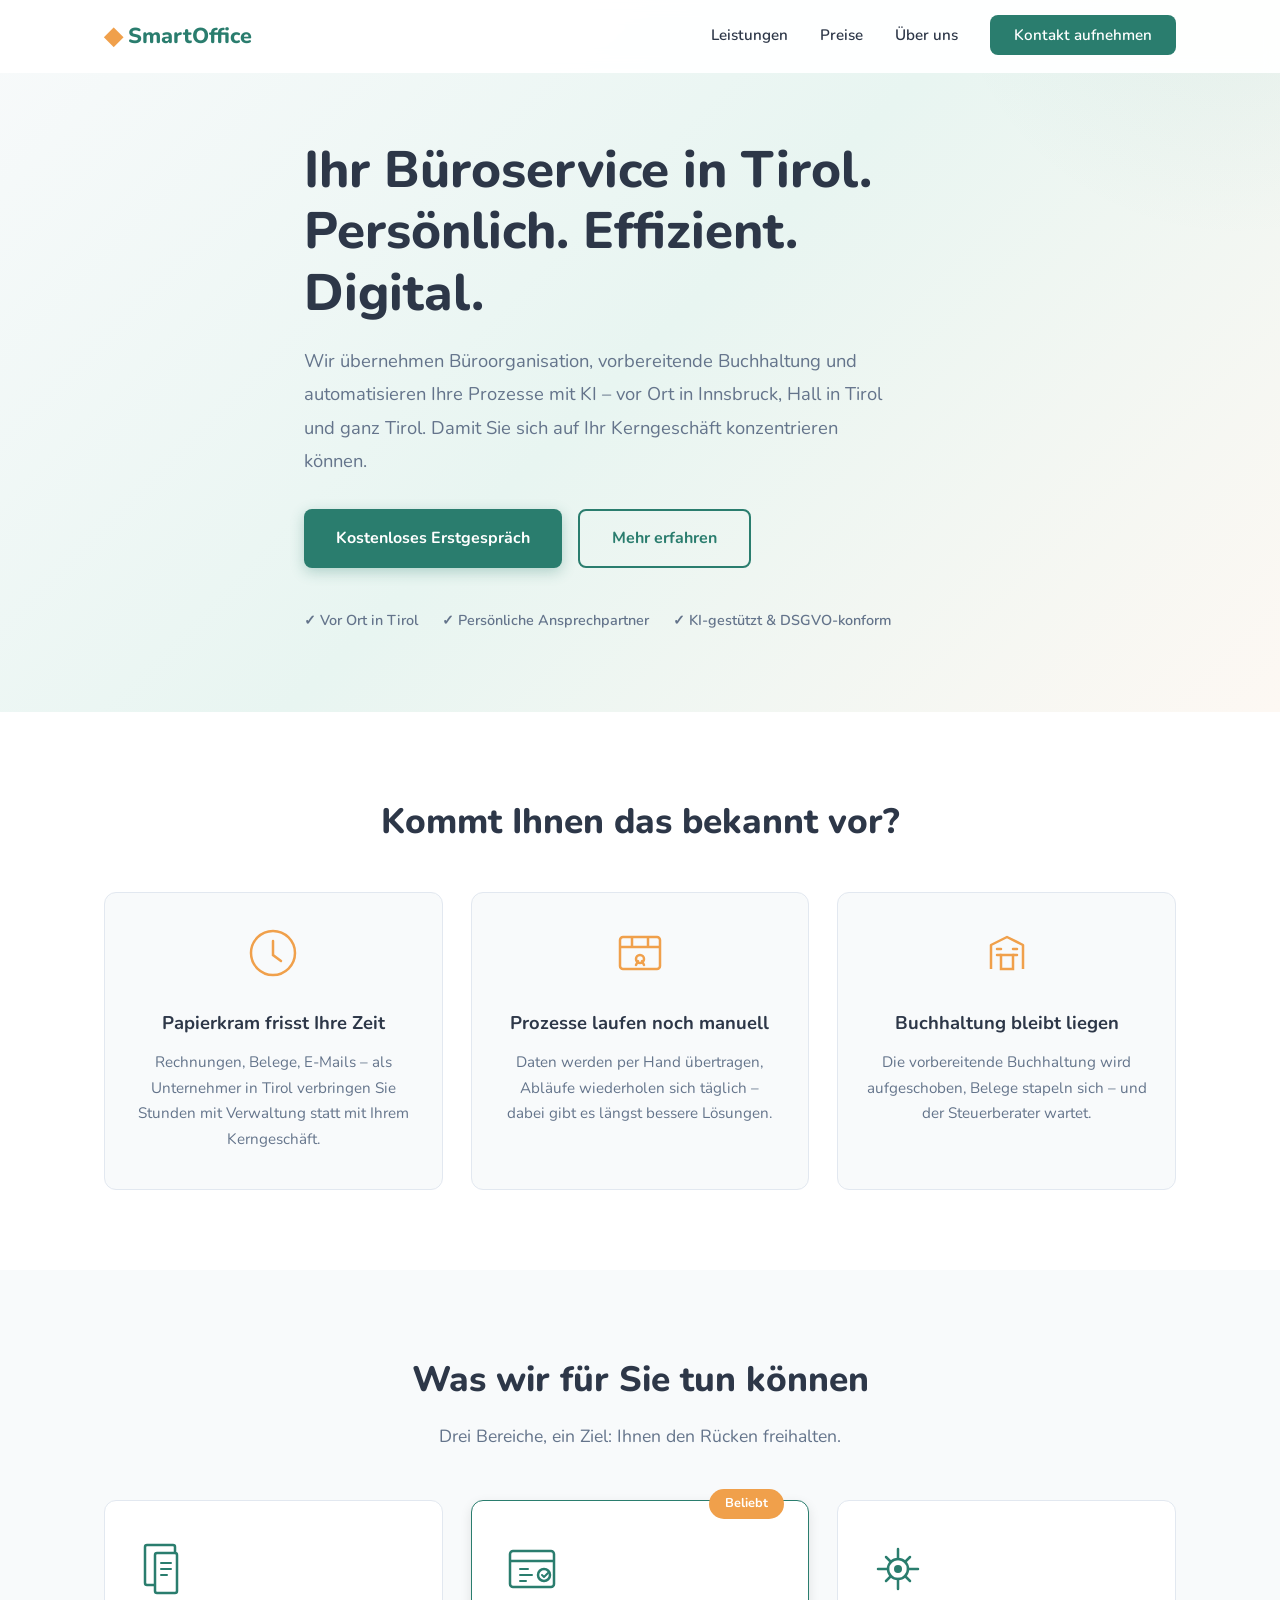
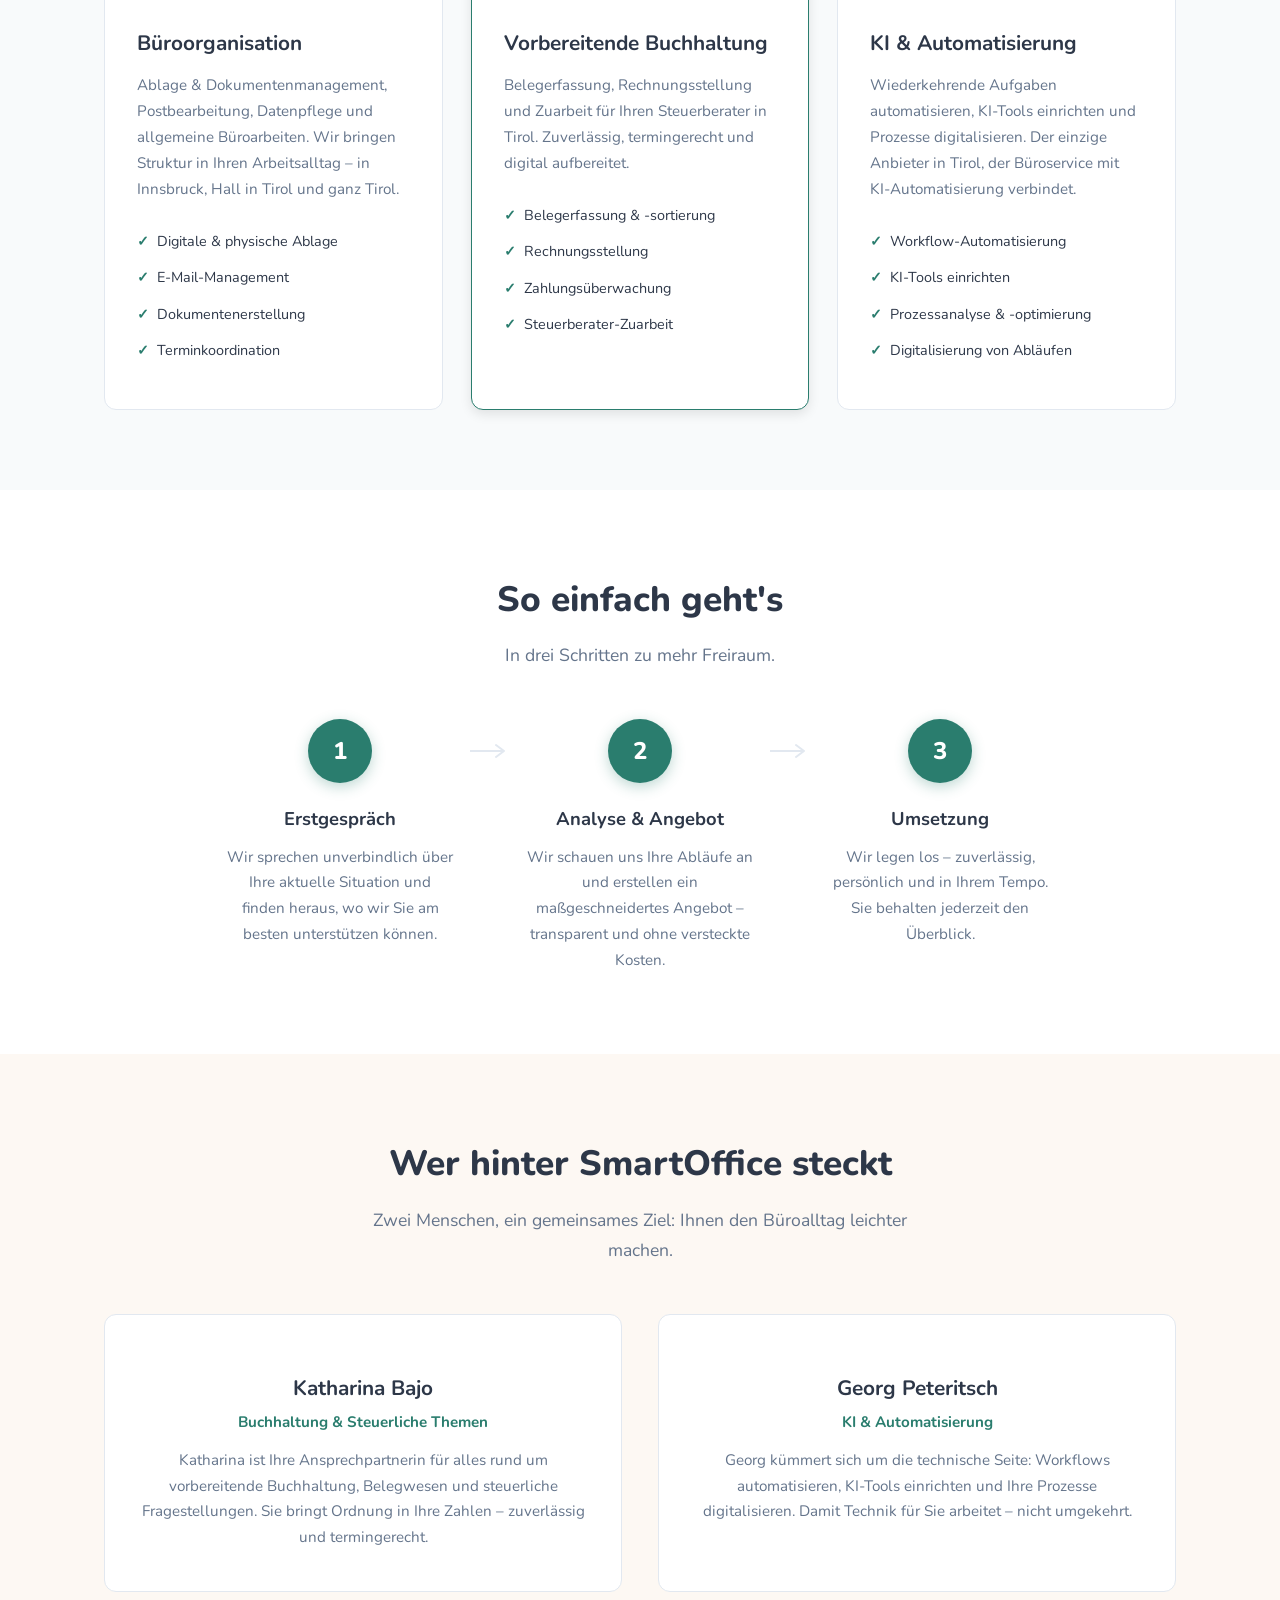
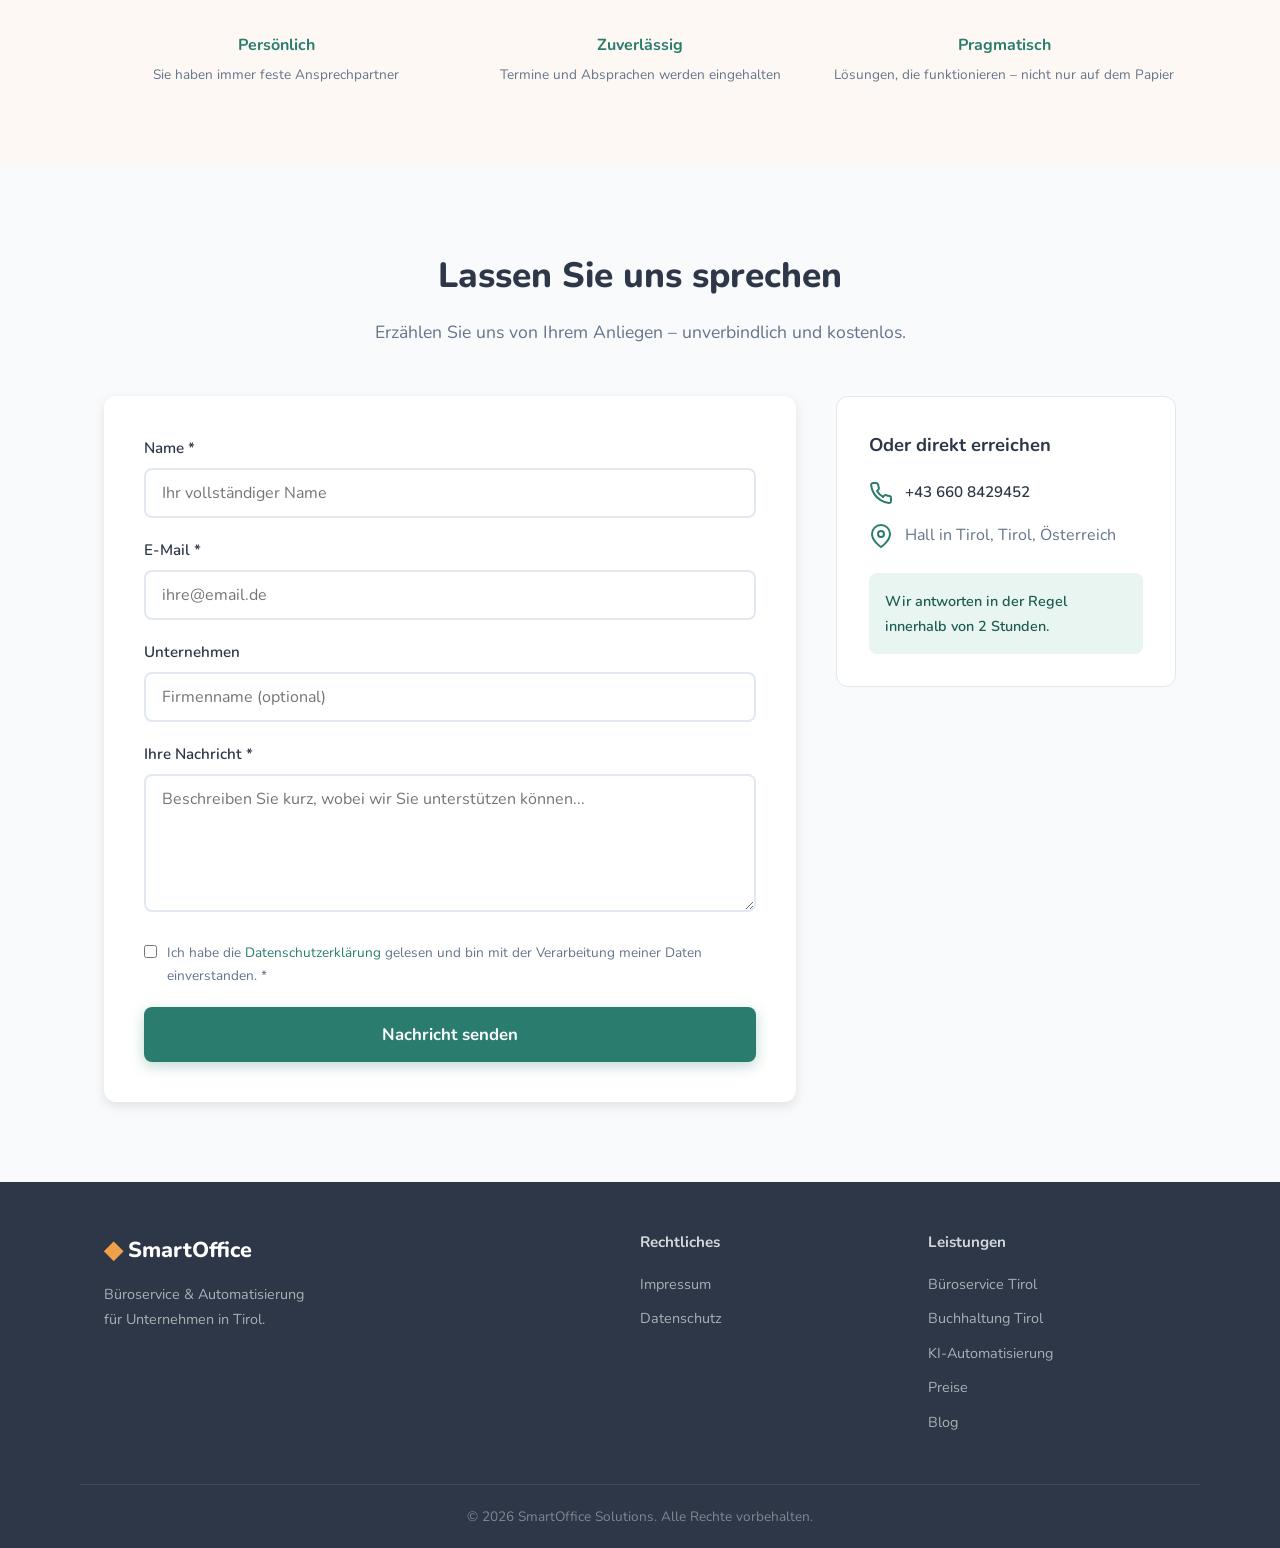
<file: index.html>
<!DOCTYPE html>
<html lang="de">
<head>
    <meta charset="UTF-8">
    <meta name="viewport" content="width=device-width, initial-scale=1.0">
    <title>Büroservice & KI-Automatisierung in Tirol | SmartOffice Solutions Innsbruck</title>
    <meta name="description" content="Büroservice in Tirol: Vorbereitende Buchhaltung, Büroorganisation und KI-Automatisierung für Unternehmen in Innsbruck, Hall in Tirol und Umgebung. Persönlich, zuverlässig, effizient.">
    <meta name="keywords" content="Büroservice Tirol, Büroservice Innsbruck, vorbereitende Buchhaltung Tirol, KI Automatisierung Tirol, Büroorganisation Innsbruck, virtuelle Assistenz Tirol, Prozessoptimierung KMU Österreich">
    <meta name="geo.region" content="AT-7">
    <meta name="geo.placename" content="Hall in Tirol, Tirol">
    <meta name="geo.position" content="47.2814;11.5086">
    <meta name="ICBM" content="47.2814, 11.5086">
    <meta name="google-site-verification" content="xEhPcKc_7F5gDd3uY1U8Ong71H8l12ybWCNlMWuiL00" />
    <link rel="canonical" href="https://smartoffice-solutions.at">
    <meta property="og:title" content="Büroservice & KI-Automatisierung in Tirol | SmartOffice Solutions">
    <meta property="og:description" content="Weniger Bürochaos, mehr Zeit für Ihr Geschäft. Büroorganisation, Buchhaltung und KI-Automatisierung in Tirol – aus einer Hand.">
    <meta property="og:type" content="website">
    <meta property="og:url" content="https://smartoffice-solutions.at">
    <meta property="og:locale" content="de_AT">
    <link rel="preconnect" href="https://fonts.googleapis.com">
    <link rel="preconnect" href="https://fonts.gstatic.com" crossorigin>
    <link href="https://fonts.googleapis.com/css2?family=Nunito:wght@400;600;700;800&display=swap" rel="stylesheet">
    <link rel="stylesheet" href="css/style.css">
</head>
<body>

    <!-- Navigation -->
    <nav class="navbar" id="navbar">
        <div class="container nav-container">
            <a href="#" class="logo">
                <span class="logo-icon">&#9670;</span> SmartOffice
            </a>
            <button class="nav-toggle" id="navToggle" aria-label="Menü öffnen">
                <span></span>
                <span></span>
                <span></span>
            </button>
            <ul class="nav-links" id="navLinks">
                <li><a href="#leistungen">Leistungen</a></li>
                <li><a href="preise.html">Preise</a></li>
                <li><a href="#ueber">Über uns</a></li>
                <li><a href="#kontakt" class="nav-cta">Kontakt aufnehmen</a></li>
            </ul>
        </div>
    </nav>

    <!-- Hero -->
    <header class="hero" id="hero">
        <div class="container hero-content">
            <h1>Ihr Büroservice in Tirol.<br>Persönlich. Effizient. Digital.</h1>
            <p class="hero-subtitle">Wir übernehmen Büroorganisation, vorbereitende Buchhaltung und automatisieren Ihre Prozesse mit KI – vor Ort in Innsbruck, Hall in Tirol und ganz Tirol. Damit Sie sich auf Ihr Kerngeschäft konzentrieren können.</p>
            <div class="hero-buttons">
                <a href="#kontakt" class="btn btn-primary">Kostenloses Erstgespräch</a>
                <a href="#leistungen" class="btn btn-secondary">Mehr erfahren</a>
            </div>
            <div class="hero-trust">
                <span>&#10003; Vor Ort in Tirol</span>
                <span>&#10003; Persönliche Ansprechpartner</span>
                <span>&#10003; KI-gestützt & DSGVO-konform</span>
            </div>
        </div>
    </header>

    <!-- Pain Points -->
    <section class="pain-points" id="probleme">
        <div class="container">
            <h2 class="section-title">Kommt Ihnen das bekannt vor?</h2>
            <div class="pain-grid">
                <div class="pain-card">
                    <div class="pain-icon">
                        <svg width="48" height="48" viewBox="0 0 48 48" fill="none" xmlns="http://www.w3.org/2000/svg">
                            <circle cx="24" cy="24" r="22" stroke="currentColor" stroke-width="2.5"/>
                            <path d="M24 12v14l8 6" stroke="currentColor" stroke-width="2.5" stroke-linecap="round"/>
                        </svg>
                    </div>
                    <h3>Papierkram frisst Ihre Zeit</h3>
                    <p>Rechnungen, Belege, E-Mails – als Unternehmer in Tirol verbringen Sie Stunden mit Verwaltung statt mit Ihrem Kerngeschäft.</p>
                </div>
                <div class="pain-card">
                    <div class="pain-icon">
                        <svg width="48" height="48" viewBox="0 0 48 48" fill="none" xmlns="http://www.w3.org/2000/svg">
                            <rect x="4" y="8" width="40" height="32" rx="3" stroke="currentColor" stroke-width="2.5"/>
                            <path d="M4 18h40M16 8v10M32 8v10" stroke="currentColor" stroke-width="2.5"/>
                            <circle cx="24" cy="30" r="4" stroke="currentColor" stroke-width="2.5"/>
                            <path d="M22 32l-2 4M26 32l2 4" stroke="currentColor" stroke-width="2.5" stroke-linecap="round"/>
                        </svg>
                    </div>
                    <h3>Prozesse laufen noch manuell</h3>
                    <p>Daten werden per Hand übertragen, Abläufe wiederholen sich täglich – dabei gibt es längst bessere Lösungen.</p>
                </div>
                <div class="pain-card">
                    <div class="pain-icon">
                        <svg width="48" height="48" viewBox="0 0 48 48" fill="none" xmlns="http://www.w3.org/2000/svg">
                            <path d="M8 40V16l16-8 16 8v24" stroke="currentColor" stroke-width="2.5" stroke-linejoin="round"/>
                            <rect x="18" y="26" width="12" height="14" stroke="currentColor" stroke-width="2.5"/>
                            <path d="M14 20h4M30 20h4M14 26h4M30 26h4" stroke="currentColor" stroke-width="2.5" stroke-linecap="round"/>
                        </svg>
                    </div>
                    <h3>Buchhaltung bleibt liegen</h3>
                    <p>Die vorbereitende Buchhaltung wird aufgeschoben, Belege stapeln sich – und der Steuerberater wartet.</p>
                </div>
            </div>
        </div>
    </section>

    <!-- Leistungen -->
    <section class="services" id="leistungen">
        <div class="container">
            <h2 class="section-title">Was wir für Sie tun können</h2>
            <p class="section-subtitle">Drei Bereiche, ein Ziel: Ihnen den Rücken freihalten.</p>
            <div class="services-grid">
                <div class="service-card">
                    <div class="service-icon">
                        <svg width="56" height="56" viewBox="0 0 56 56" fill="none" xmlns="http://www.w3.org/2000/svg">
                            <rect x="8" y="4" width="30" height="40" rx="2" stroke="currentColor" stroke-width="2.5"/>
                            <rect x="18" y="12" width="22" height="40" rx="2" fill="white" stroke="currentColor" stroke-width="2.5"/>
                            <path d="M24 22h10M24 28h10M24 34h6" stroke="currentColor" stroke-width="2" stroke-linecap="round"/>
                        </svg>
                    </div>
                    <h3>Büroorganisation</h3>
                    <p>Ablage & Dokumentenmanagement, Postbearbeitung, Datenpflege und allgemeine Büroarbeiten. Wir bringen Struktur in Ihren Arbeitsalltag – in Innsbruck, Hall in Tirol und ganz Tirol.</p>
                    <ul class="service-list">
                        <li>Digitale & physische Ablage</li>
                        <li>E-Mail-Management</li>
                        <li>Dokumentenerstellung</li>
                        <li>Terminkoordination</li>
                    </ul>
                </div>
                <div class="service-card featured">
                    <div class="service-badge">Beliebt</div>
                    <div class="service-icon">
                        <svg width="56" height="56" viewBox="0 0 56 56" fill="none" xmlns="http://www.w3.org/2000/svg">
                            <rect x="6" y="10" width="44" height="36" rx="3" stroke="currentColor" stroke-width="2.5"/>
                            <path d="M6 20h44" stroke="currentColor" stroke-width="2.5"/>
                            <path d="M16 28h8M16 34h12M16 40h6" stroke="currentColor" stroke-width="2" stroke-linecap="round"/>
                            <circle cx="40" cy="34" r="6" stroke="currentColor" stroke-width="2.5"/>
                            <path d="M38 34l2 2 4-4" stroke="currentColor" stroke-width="2" stroke-linecap="round" stroke-linejoin="round"/>
                        </svg>
                    </div>
                    <h3>Vorbereitende Buchhaltung</h3>
                    <p>Belegerfassung, Rechnungsstellung und Zuarbeit für Ihren Steuerberater in Tirol. Zuverlässig, termingerecht und digital aufbereitet.</p>
                    <ul class="service-list">
                        <li>Belegerfassung & -sortierung</li>
                        <li>Rechnungsstellung</li>
                        <li>Zahlungsüberwachung</li>
                        <li>Steuerberater-Zuarbeit</li>
                    </ul>
                </div>
                <div class="service-card">
                    <div class="service-icon">
                        <svg width="56" height="56" viewBox="0 0 56 56" fill="none" xmlns="http://www.w3.org/2000/svg">
                            <circle cx="28" cy="28" r="10" stroke="currentColor" stroke-width="2.5"/>
                            <path d="M28 18V8M28 48v-10M38 28h10M8 28h10" stroke="currentColor" stroke-width="2.5" stroke-linecap="round"/>
                            <path d="M35 21l5-5M16 40l5-5M35 35l5 5M16 16l5 5" stroke="currentColor" stroke-width="2.5" stroke-linecap="round"/>
                            <circle cx="28" cy="28" r="4" fill="currentColor"/>
                        </svg>
                    </div>
                    <h3>KI & Automatisierung</h3>
                    <p>Wiederkehrende Aufgaben automatisieren, KI-Tools einrichten und Prozesse digitalisieren. Der einzige Anbieter in Tirol, der Büroservice mit KI-Automatisierung verbindet.</p>
                    <ul class="service-list">
                        <li>Workflow-Automatisierung</li>
                        <li>KI-Tools einrichten</li>
                        <li>Prozessanalyse & -optimierung</li>
                        <li>Digitalisierung von Abläufen</li>
                    </ul>
                </div>
            </div>
        </div>
    </section>

    <!-- So funktioniert's -->
    <section class="process" id="ablauf">
        <div class="container">
            <h2 class="section-title">So einfach geht's</h2>
            <p class="section-subtitle">In drei Schritten zu mehr Freiraum.</p>
            <div class="process-grid">
                <div class="process-step">
                    <div class="step-number">1</div>
                    <h3>Erstgespräch</h3>
                    <p>Wir sprechen unverbindlich über Ihre aktuelle Situation und finden heraus, wo wir Sie am besten unterstützen können.</p>
                </div>
                <div class="process-connector">
                    <svg width="40" height="24" viewBox="0 0 40 24" fill="none">
                        <path d="M0 12h32M26 6l8 6-8 6" stroke="currentColor" stroke-width="2" stroke-linecap="round" stroke-linejoin="round"/>
                    </svg>
                </div>
                <div class="process-step">
                    <div class="step-number">2</div>
                    <h3>Analyse & Angebot</h3>
                    <p>Wir schauen uns Ihre Abläufe an und erstellen ein maßgeschneidertes Angebot – transparent und ohne versteckte Kosten.</p>
                </div>
                <div class="process-connector">
                    <svg width="40" height="24" viewBox="0 0 40 24" fill="none">
                        <path d="M0 12h32M26 6l8 6-8 6" stroke="currentColor" stroke-width="2" stroke-linecap="round" stroke-linejoin="round"/>
                    </svg>
                </div>
                <div class="process-step">
                    <div class="step-number">3</div>
                    <h3>Umsetzung</h3>
                    <p>Wir legen los – zuverlässig, persönlich und in Ihrem Tempo. Sie behalten jederzeit den Überblick.</p>
                </div>
            </div>
        </div>
    </section>

    <!-- Über uns -->
    <section class="about" id="ueber">
        <div class="container">
            <h2 class="section-title">Wer hinter SmartOffice steckt</h2>
            <p class="section-subtitle">Zwei Menschen, ein gemeinsames Ziel: Ihnen den Büroalltag leichter machen.</p>
            <div class="team-grid">
                <div class="team-card">
                    <h3>Katharina Bajo</h3>
                    <p class="team-role">Buchhaltung & Steuerliche Themen</p>
                    <p>Katharina ist Ihre Ansprechpartnerin für alles rund um vorbereitende Buchhaltung, Belegwesen und steuerliche Fragestellungen. Sie bringt Ordnung in Ihre Zahlen – zuverlässig und termingerecht.</p>
                </div>
                <div class="team-card">
                    <h3>Georg Peteritsch</h3>
                    <p class="team-role">KI & Automatisierung</p>
                    <p>Georg kümmert sich um die technische Seite: Workflows automatisieren, KI-Tools einrichten und Ihre Prozesse digitalisieren. Damit Technik für Sie arbeitet – nicht umgekehrt.</p>
                </div>
            </div>
            <div class="about-values">
                <div class="value">
                    <strong>Persönlich</strong>
                    <span>Sie haben immer feste Ansprechpartner</span>
                </div>
                <div class="value">
                    <strong>Zuverlässig</strong>
                    <span>Termine und Absprachen werden eingehalten</span>
                </div>
                <div class="value">
                    <strong>Pragmatisch</strong>
                    <span>Lösungen, die funktionieren – nicht nur auf dem Papier</span>
                </div>
            </div>
        </div>
    </section>

    <!-- Kontakt -->
    <section class="contact" id="kontakt">
        <div class="container">
            <h2 class="section-title">Lassen Sie uns sprechen</h2>
            <p class="section-subtitle">Erzählen Sie uns von Ihrem Anliegen – unverbindlich und kostenlos.</p>
            <div class="contact-wrapper">
                <form class="contact-form" id="contactForm" action="https://formspree.io/f/xvzdbojo" method="POST">
                    <div class="form-group">
                        <label for="name">Name *</label>
                        <input type="text" id="name" name="name" required placeholder="Ihr vollständiger Name">
                    </div>
                    <div class="form-group">
                        <label for="email">E-Mail *</label>
                        <input type="email" id="email" name="email" required placeholder="ihre@email.de">
                    </div>
                    <div class="form-group">
                        <label for="company">Unternehmen</label>
                        <input type="text" id="company" name="company" placeholder="Firmenname (optional)">
                    </div>
                    <div class="form-group">
                        <label for="message">Ihre Nachricht *</label>
                        <textarea id="message" name="message" rows="5" required placeholder="Beschreiben Sie kurz, wobei wir Sie unterstützen können..."></textarea>
                    </div>
                    <div class="form-group form-checkbox">
                        <input type="checkbox" id="privacy" name="privacy" required>
                        <label for="privacy">Ich habe die <a href="datenschutz.html">Datenschutzerklärung</a> gelesen und bin mit der Verarbeitung meiner Daten einverstanden. *</label>
                    </div>
                    <button type="submit" class="btn btn-primary btn-submit">Nachricht senden</button>
                </form>
                <div class="contact-info">
                    <div class="contact-info-card">
                        <h3>Oder direkt erreichen</h3>
                        <div class="contact-detail">
                            <svg width="24" height="24" viewBox="0 0 24 24" fill="none"><path d="M22 16.92v3a2 2 0 01-2.18 2 19.79 19.79 0 01-8.63-3.07 19.5 19.5 0 01-6-6 19.79 19.79 0 01-3.07-8.67A2 2 0 014.11 2h3a2 2 0 012 1.72c.127.96.361 1.903.7 2.81a2 2 0 01-.45 2.11L8.09 9.91a16 16 0 006 6l1.27-1.27a2 2 0 012.11-.45c.907.339 1.85.573 2.81.7A2 2 0 0122 16.92z" stroke="currentColor" stroke-width="2"/></svg>
                            <a href="tel:+436608429452">+43 660 8429452</a>
                        </div>
                        <div class="contact-detail">
                            <svg width="24" height="24" viewBox="0 0 24 24" fill="none"><path d="M21 10c0 7-9 13-9 13s-9-6-9-13a9 9 0 0118 0z" stroke="currentColor" stroke-width="2"/><circle cx="12" cy="10" r="3" stroke="currentColor" stroke-width="2"/></svg>
                            <span>Hall in Tirol, Tirol, Österreich</span>
                        </div>
                        <p class="response-note">Wir antworten in der Regel innerhalb von 2 Stunden.</p>
                    </div>
                </div>
            </div>
        </div>
    </section>

    <!-- Footer -->
    <footer class="footer">
        <div class="container footer-content">
            <div class="footer-brand">
                <a href="#" class="logo">
                    <span class="logo-icon">&#9670;</span> SmartOffice
                </a>
                <p>Büroservice & Automatisierung<br>für Unternehmen in Tirol.</p>
            </div>
            <div class="footer-links">
                <h4>Rechtliches</h4>
                <a href="impressum.html">Impressum</a>
                <a href="datenschutz.html">Datenschutz</a>
            </div>
            <div class="footer-links">
                <h4>Leistungen</h4>
                <a href="bueroservice-tirol.html">Büroservice Tirol</a>
                <a href="buchhaltung-tirol.html">Buchhaltung Tirol</a>
                <a href="ki-automatisierung-tirol.html">KI-Automatisierung</a>
                <a href="preise.html">Preise</a>
                <a href="blog/">Blog</a>
            </div>
        </div>
        <div class="container footer-bottom">
            <p>&copy; 2026 SmartOffice Solutions. Alle Rechte vorbehalten.</p>
        </div>
    </footer>

    <!-- Structured Data: LocalBusiness -->
    <script type="application/ld+json">
    {
        "@context": "https://schema.org",
        "@type": "ProfessionalService",
        "name": "SmartOffice Solutions",
        "description": "Büroservice, vorbereitende Buchhaltung und KI-Automatisierung für kleine und mittlere Unternehmen in Tirol.",
        "url": "https://smartoffice-solutions.at",
        "telephone": "+436608429452",
        "address": {
            "@type": "PostalAddress",
            "addressLocality": "Hall in Tirol",
            "addressRegion": "Tirol",
            "addressCountry": "AT"
        },
        "geo": {
            "@type": "GeoCoordinates",
            "latitude": 47.2814,
            "longitude": 11.5086
        },
        "areaServed": [
            {
                "@type": "State",
                "name": "Tirol"
            },
            {
                "@type": "City",
                "name": "Innsbruck"
            },
            {
                "@type": "City",
                "name": "Hall in Tirol"
            }
        ],
        "serviceType": [
            "Büroservice",
            "Vorbereitende Buchhaltung",
            "KI-Automatisierung",
            "Büroorganisation",
            "Prozessoptimierung"
        ],
        "employee": [
            {
                "@type": "Person",
                "name": "Katharina Bajo",
                "jobTitle": "Buchhaltung & Steuerliche Themen"
            },
            {
                "@type": "Person",
                "name": "Georg Peteritsch",
                "jobTitle": "KI & Automatisierung"
            }
        ],
        "openingHoursSpecification": {
            "@type": "OpeningHoursSpecification",
            "dayOfWeek": ["Monday", "Tuesday", "Wednesday", "Thursday", "Friday"],
            "opens": "08:00",
            "closes": "18:00"
        }
    }
    </script>

    <script src="js/main.js"></script>
</body>
</html>
</file>
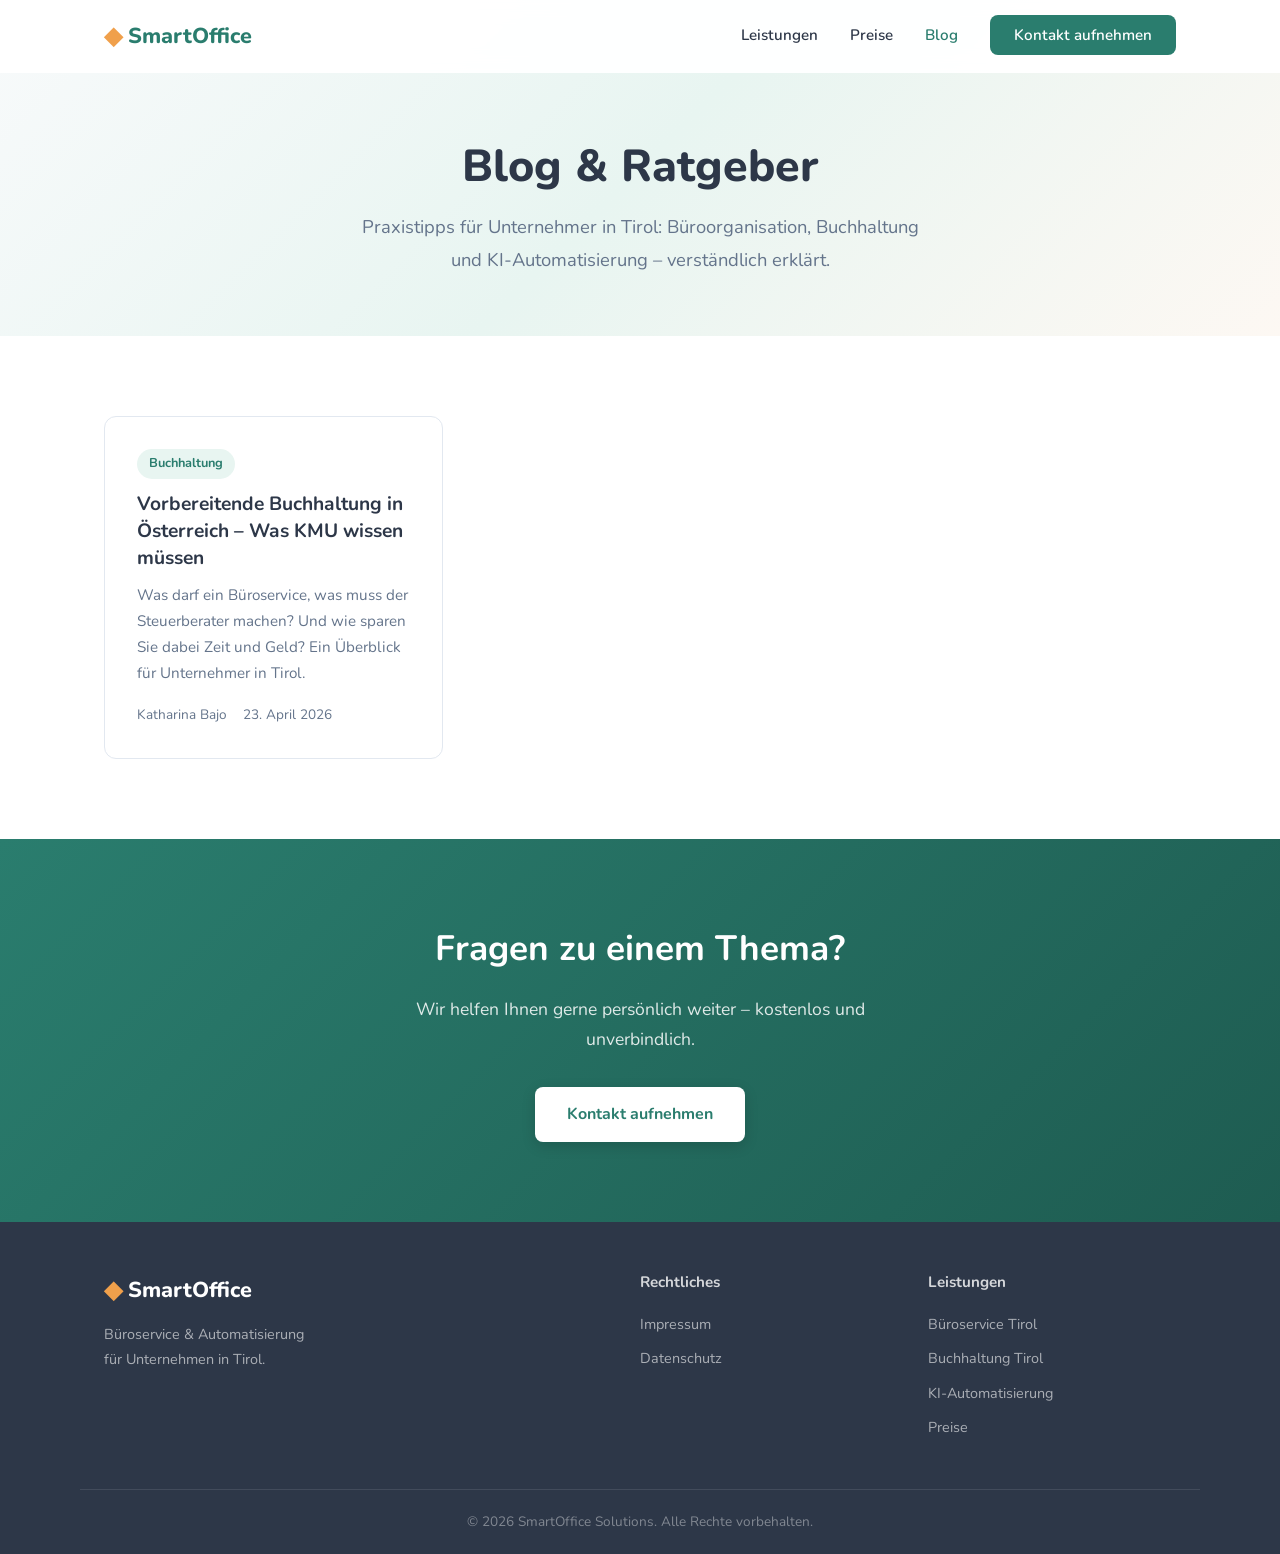
<file: blog/index.html>
<!DOCTYPE html>
<html lang="de">
<head>
    <meta charset="UTF-8">
    <meta name="viewport" content="width=device-width, initial-scale=1.0">
    <title>Blog – Tipps für Büroorganisation, Buchhaltung & KI | SmartOffice Tirol</title>
    <meta name="description" content="Praxistipps für Unternehmer in Tirol: Büroorganisation, vorbereitende Buchhaltung und KI-Automatisierung. Vom SmartOffice Solutions Team.">
    <link rel="canonical" href="https://smartoffice-solutions.at/blog/">
    <meta property="og:title" content="Blog | SmartOffice Solutions Tirol">
    <meta property="og:description" content="Praxistipps für Büroorganisation, Buchhaltung und KI-Automatisierung in Tirol.">
    <meta property="og:type" content="website">
    <meta property="og:locale" content="de_AT">
    <link rel="preconnect" href="https://fonts.googleapis.com">
    <link rel="preconnect" href="https://fonts.gstatic.com" crossorigin>
    <link href="https://fonts.googleapis.com/css2?family=Nunito:wght@400;600;700;800&display=swap" rel="stylesheet">
    <link rel="stylesheet" href="../css/style.css">
</head>
<body>

    <nav class="navbar scrolled" id="navbar">
        <div class="container nav-container">
            <a href="../index.html" class="logo"><span class="logo-icon">&#9670;</span> SmartOffice</a>
            <button class="nav-toggle" id="navToggle" aria-label="Menü öffnen"><span></span><span></span><span></span></button>
            <ul class="nav-links" id="navLinks">
                <li><a href="../index.html#leistungen">Leistungen</a></li>
                <li><a href="../preise.html">Preise</a></li>
                <li><a href="../blog/" class="active">Blog</a></li>
                <li><a href="../index.html#kontakt" class="nav-cta">Kontakt aufnehmen</a></li>
            </ul>
        </div>
    </nav>

    <header class="page-hero">
        <div class="container">
            <h1>Blog & Ratgeber</h1>
            <p class="hero-subtitle">Praxistipps für Unternehmer in Tirol: Büroorganisation, Buchhaltung und KI-Automatisierung – verständlich erklärt.</p>
        </div>
    </header>

    <section class="blog-list">
        <div class="container">
            <div class="blog-grid">
                <a href="vorbereitende-buchhaltung-oesterreich.html" class="blog-card">
                    <div class="blog-card-content">
                        <span class="blog-tag">Buchhaltung</span>
                        <h2>Vorbereitende Buchhaltung in Österreich – Was KMU wissen müssen</h2>
                        <p>Was darf ein Büroservice, was muss der Steuerberater machen? Und wie sparen Sie dabei Zeit und Geld? Ein Überblick für Unternehmer in Tirol.</p>
                        <div class="blog-meta">
                            <span>Katharina Bajo</span>
                            <span>23. April 2026</span>
                        </div>
                    </div>
                </a>
            </div>
        </div>
    </section>

    <section class="cta-section">
        <div class="container cta-content">
            <h2>Fragen zu einem Thema?</h2>
            <p>Wir helfen Ihnen gerne persönlich weiter – kostenlos und unverbindlich.</p>
            <a href="../index.html#kontakt" class="btn btn-primary">Kontakt aufnehmen</a>
        </div>
    </section>

    <footer class="footer">
        <div class="container footer-content">
            <div class="footer-brand">
                <a href="../index.html" class="logo"><span class="logo-icon">&#9670;</span> SmartOffice</a>
                <p>Büroservice & Automatisierung<br>für Unternehmen in Tirol.</p>
            </div>
            <div class="footer-links">
                <h4>Rechtliches</h4>
                <a href="../impressum.html">Impressum</a>
                <a href="../datenschutz.html">Datenschutz</a>
            </div>
            <div class="footer-links">
                <h4>Leistungen</h4>
                <a href="../bueroservice-tirol.html">Büroservice Tirol</a>
                <a href="../buchhaltung-tirol.html">Buchhaltung Tirol</a>
                <a href="../ki-automatisierung-tirol.html">KI-Automatisierung</a>
                <a href="../preise.html">Preise</a>
            </div>
        </div>
        <div class="container footer-bottom">
            <p>&copy; 2026 SmartOffice Solutions. Alle Rechte vorbehalten.</p>
        </div>
    </footer>

    <script src="../js/main.js"></script>
</body>
</html>
</file>
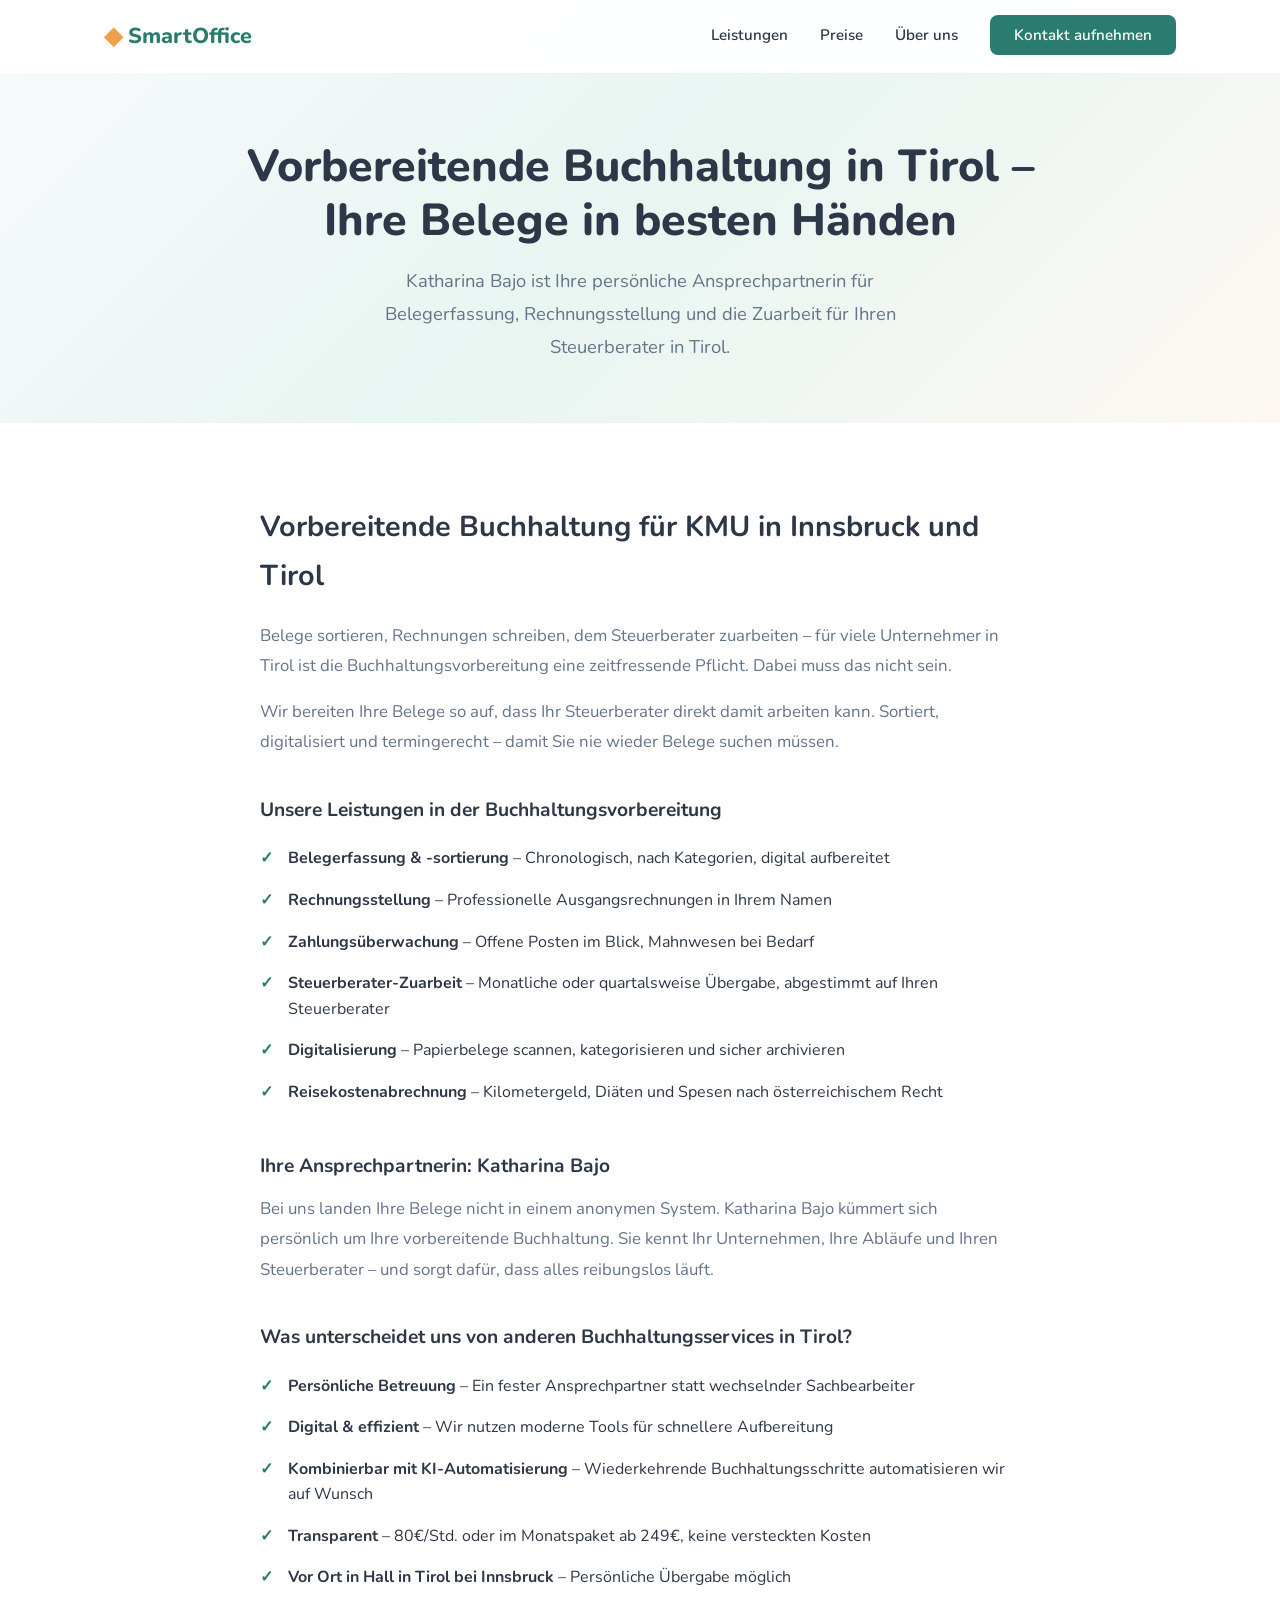
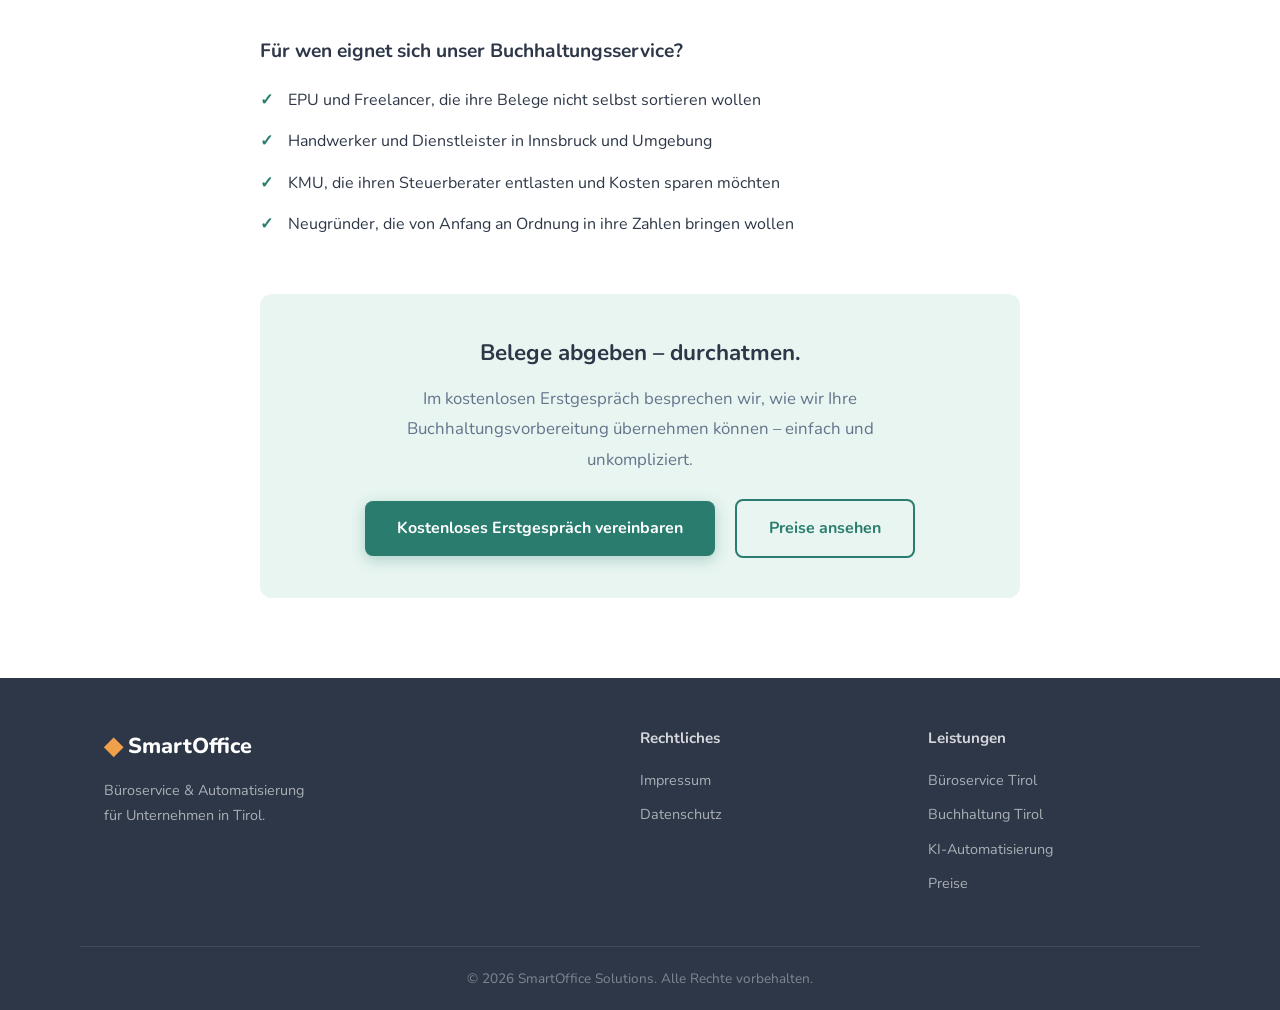
<file: buchhaltung-tirol.html>
<!DOCTYPE html>
<html lang="de">
<head>
    <meta charset="UTF-8">
    <meta name="viewport" content="width=device-width, initial-scale=1.0">
    <title>Vorbereitende Buchhaltung Tirol | Belegerfassung Innsbruck | SmartOffice</title>
    <meta name="description" content="Vorbereitende Buchhaltung in Tirol: Belegerfassung, Rechnungsstellung und Steuerberater-Zuarbeit für KMU in Innsbruck und Umgebung. Ihre Ansprechpartnerin: Katharina Bajo. Ab 80€/Std.">
    <meta name="keywords" content="vorbereitende Buchhaltung Tirol, Buchhaltung Innsbruck, Belegerfassung Tirol, Steuerberater Zuarbeit Innsbruck, Buchhaltungsservice Tirol">
    <link rel="canonical" href="https://smartoffice-solutions.at/buchhaltung-tirol.html">
    <meta property="og:title" content="Vorbereitende Buchhaltung Tirol | SmartOffice Solutions">
    <meta property="og:description" content="Belegerfassung, Rechnungsstellung und Steuerberater-Zuarbeit in Tirol. Persönlich betreut von Katharina Bajo.">
    <meta property="og:type" content="website">
    <meta property="og:url" content="https://smartoffice-solutions.at/buchhaltung-tirol.html">
    <meta property="og:locale" content="de_AT">
    <link rel="preconnect" href="https://fonts.googleapis.com">
    <link rel="preconnect" href="https://fonts.gstatic.com" crossorigin>
    <link href="https://fonts.googleapis.com/css2?family=Nunito:wght@400;600;700;800&display=swap" rel="stylesheet">
    <link rel="stylesheet" href="css/style.css">
</head>
<body>

    <nav class="navbar scrolled" id="navbar">
        <div class="container nav-container">
            <a href="index.html" class="logo"><span class="logo-icon">&#9670;</span> SmartOffice</a>
            <button class="nav-toggle" id="navToggle" aria-label="Menü öffnen"><span></span><span></span><span></span></button>
            <ul class="nav-links" id="navLinks">
                <li><a href="index.html#leistungen">Leistungen</a></li>
                <li><a href="preise.html">Preise</a></li>
                <li><a href="index.html#ueber">Über uns</a></li>
                <li><a href="index.html#kontakt" class="nav-cta">Kontakt aufnehmen</a></li>
            </ul>
        </div>
    </nav>

    <header class="page-hero">
        <div class="container">
            <h1>Vorbereitende Buchhaltung in Tirol –<br>Ihre Belege in besten Händen</h1>
            <p class="hero-subtitle">Katharina Bajo ist Ihre persönliche Ansprechpartnerin für Belegerfassung, Rechnungsstellung und die Zuarbeit für Ihren Steuerberater in Tirol.</p>
        </div>
    </header>

    <section class="service-detail">
        <div class="container">
            <div class="detail-content">
                <h2>Vorbereitende Buchhaltung für KMU in Innsbruck und Tirol</h2>
                <p>Belege sortieren, Rechnungen schreiben, dem Steuerberater zuarbeiten – für viele Unternehmer in Tirol ist die Buchhaltungsvorbereitung eine zeitfressende Pflicht. Dabei muss das nicht sein.</p>
                <p>Wir bereiten Ihre Belege so auf, dass Ihr Steuerberater direkt damit arbeiten kann. Sortiert, digitalisiert und termingerecht – damit Sie nie wieder Belege suchen müssen.</p>

                <h3>Unsere Leistungen in der Buchhaltungsvorbereitung</h3>
                <ul class="detail-list">
                    <li><strong>Belegerfassung & -sortierung</strong> – Chronologisch, nach Kategorien, digital aufbereitet</li>
                    <li><strong>Rechnungsstellung</strong> – Professionelle Ausgangsrechnungen in Ihrem Namen</li>
                    <li><strong>Zahlungsüberwachung</strong> – Offene Posten im Blick, Mahnwesen bei Bedarf</li>
                    <li><strong>Steuerberater-Zuarbeit</strong> – Monatliche oder quartalsweise Übergabe, abgestimmt auf Ihren Steuerberater</li>
                    <li><strong>Digitalisierung</strong> – Papierbelege scannen, kategorisieren und sicher archivieren</li>
                    <li><strong>Reisekostenabrechnung</strong> – Kilometergeld, Diäten und Spesen nach österreichischem Recht</li>
                </ul>

                <h3>Ihre Ansprechpartnerin: Katharina Bajo</h3>
                <p>Bei uns landen Ihre Belege nicht in einem anonymen System. Katharina Bajo kümmert sich persönlich um Ihre vorbereitende Buchhaltung. Sie kennt Ihr Unternehmen, Ihre Abläufe und Ihren Steuerberater – und sorgt dafür, dass alles reibungslos läuft.</p>

                <h3>Was unterscheidet uns von anderen Buchhaltungsservices in Tirol?</h3>
                <ul class="detail-list">
                    <li><strong>Persönliche Betreuung</strong> – Ein fester Ansprechpartner statt wechselnder Sachbearbeiter</li>
                    <li><strong>Digital & effizient</strong> – Wir nutzen moderne Tools für schnellere Aufbereitung</li>
                    <li><strong>Kombinierbar mit KI-Automatisierung</strong> – Wiederkehrende Buchhaltungsschritte automatisieren wir auf Wunsch</li>
                    <li><strong>Transparent</strong> – 80€/Std. oder im Monatspaket ab 249€, keine versteckten Kosten</li>
                    <li><strong>Vor Ort in Hall in Tirol bei Innsbruck</strong> – Persönliche Übergabe möglich</li>
                </ul>

                <h3>Für wen eignet sich unser Buchhaltungsservice?</h3>
                <ul class="detail-list">
                    <li>EPU und Freelancer, die ihre Belege nicht selbst sortieren wollen</li>
                    <li>Handwerker und Dienstleister in Innsbruck und Umgebung</li>
                    <li>KMU, die ihren Steuerberater entlasten und Kosten sparen möchten</li>
                    <li>Neugründer, die von Anfang an Ordnung in ihre Zahlen bringen wollen</li>
                </ul>

                <div class="detail-cta">
                    <h3>Belege abgeben – durchatmen.</h3>
                    <p>Im kostenlosen Erstgespräch besprechen wir, wie wir Ihre Buchhaltungsvorbereitung übernehmen können – einfach und unkompliziert.</p>
                    <a href="index.html#kontakt" class="btn btn-primary">Kostenloses Erstgespräch vereinbaren</a>
                    <a href="preise.html" class="btn btn-secondary">Preise ansehen</a>
                </div>
            </div>
        </div>
    </section>

    <footer class="footer">
        <div class="container footer-content">
            <div class="footer-brand">
                <a href="index.html" class="logo"><span class="logo-icon">&#9670;</span> SmartOffice</a>
                <p>Büroservice & Automatisierung<br>für Unternehmen in Tirol.</p>
            </div>
            <div class="footer-links">
                <h4>Rechtliches</h4>
                <a href="impressum.html">Impressum</a>
                <a href="datenschutz.html">Datenschutz</a>
            </div>
            <div class="footer-links">
                <h4>Leistungen</h4>
                <a href="bueroservice-tirol.html">Büroservice Tirol</a>
                <a href="buchhaltung-tirol.html">Buchhaltung Tirol</a>
                <a href="ki-automatisierung-tirol.html">KI-Automatisierung</a>
                <a href="preise.html">Preise</a>
            </div>
        </div>
        <div class="container footer-bottom">
            <p>&copy; 2026 SmartOffice Solutions. Alle Rechte vorbehalten.</p>
        </div>
    </footer>

    <script src="js/main.js"></script>
</body>
</html>
</file>
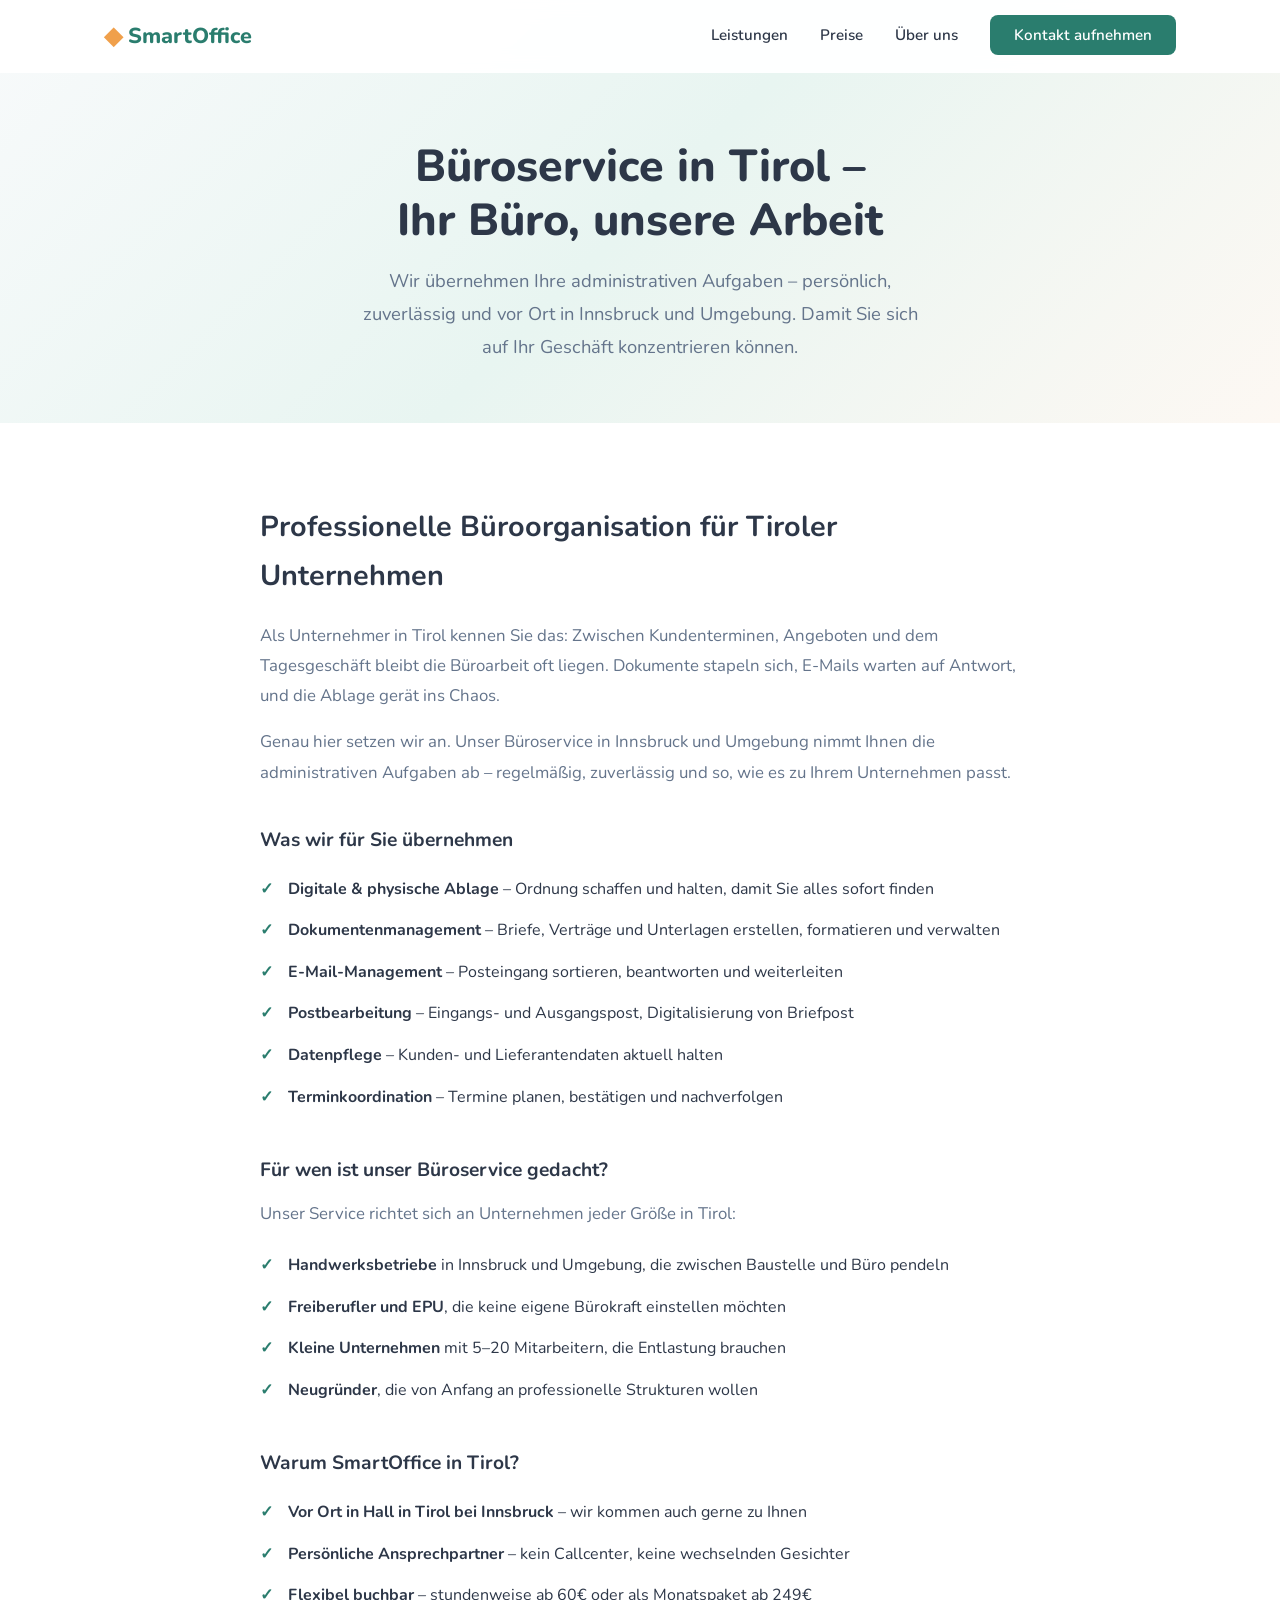
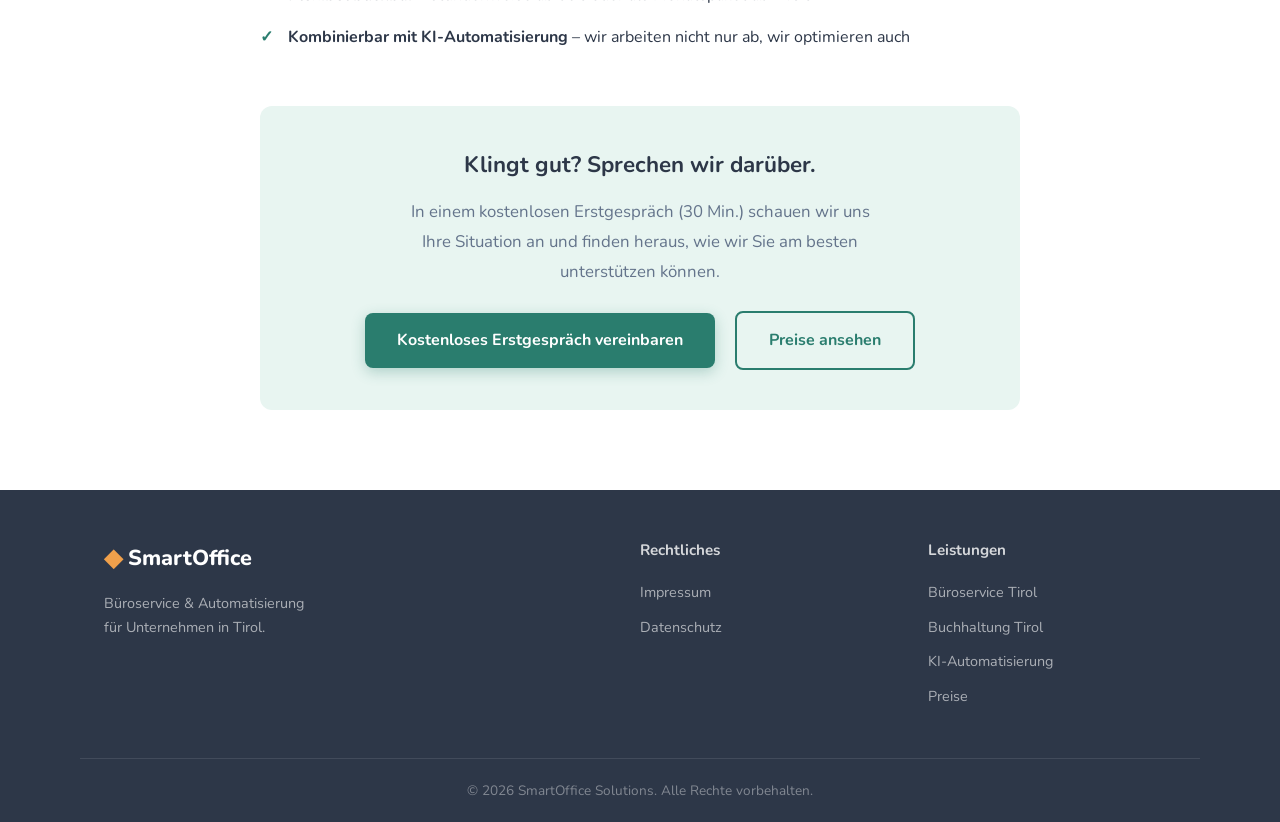
<file: bueroservice-tirol.html>
<!DOCTYPE html>
<html lang="de">
<head>
    <meta charset="UTF-8">
    <meta name="viewport" content="width=device-width, initial-scale=1.0">
    <title>Büroservice in Tirol & Innsbruck | Büroorganisation für KMU | SmartOffice</title>
    <meta name="description" content="Professioneller Büroservice in Tirol: Ablage, Dokumentenmanagement, E-Mail-Management und Datenpflege für Unternehmen in Innsbruck, Hall in Tirol und Umgebung. Ab 60€/Std.">
    <meta name="keywords" content="Büroservice Tirol, Büroservice Innsbruck, Büroorganisation Tirol, Sekretariatsservice Innsbruck, virtuelle Assistenz Tirol">
    <link rel="canonical" href="https://smartoffice-solutions.at/bueroservice-tirol.html">
    <meta property="og:title" content="Büroservice in Tirol & Innsbruck | SmartOffice Solutions">
    <meta property="og:description" content="Professionelle Büroorganisation für KMU in Tirol. Persönlich, vor Ort, ab 60€/Std.">
    <meta property="og:type" content="website">
    <meta property="og:url" content="https://smartoffice-solutions.at/bueroservice-tirol.html">
    <meta property="og:locale" content="de_AT">
    <link rel="preconnect" href="https://fonts.googleapis.com">
    <link rel="preconnect" href="https://fonts.gstatic.com" crossorigin>
    <link href="https://fonts.googleapis.com/css2?family=Nunito:wght@400;600;700;800&display=swap" rel="stylesheet">
    <link rel="stylesheet" href="css/style.css">
</head>
<body>

    <nav class="navbar scrolled" id="navbar">
        <div class="container nav-container">
            <a href="index.html" class="logo"><span class="logo-icon">&#9670;</span> SmartOffice</a>
            <button class="nav-toggle" id="navToggle" aria-label="Menü öffnen"><span></span><span></span><span></span></button>
            <ul class="nav-links" id="navLinks">
                <li><a href="index.html#leistungen">Leistungen</a></li>
                <li><a href="preise.html">Preise</a></li>
                <li><a href="index.html#ueber">Über uns</a></li>
                <li><a href="index.html#kontakt" class="nav-cta">Kontakt aufnehmen</a></li>
            </ul>
        </div>
    </nav>

    <header class="page-hero">
        <div class="container">
            <h1>Büroservice in Tirol –<br>Ihr Büro, unsere Arbeit</h1>
            <p class="hero-subtitle">Wir übernehmen Ihre administrativen Aufgaben – persönlich, zuverlässig und vor Ort in Innsbruck und Umgebung. Damit Sie sich auf Ihr Geschäft konzentrieren können.</p>
        </div>
    </header>

    <section class="service-detail">
        <div class="container">
            <div class="detail-content">
                <h2>Professionelle Büroorganisation für Tiroler Unternehmen</h2>
                <p>Als Unternehmer in Tirol kennen Sie das: Zwischen Kundenterminen, Angeboten und dem Tagesgeschäft bleibt die Büroarbeit oft liegen. Dokumente stapeln sich, E-Mails warten auf Antwort, und die Ablage gerät ins Chaos.</p>
                <p>Genau hier setzen wir an. Unser Büroservice in Innsbruck und Umgebung nimmt Ihnen die administrativen Aufgaben ab – regelmäßig, zuverlässig und so, wie es zu Ihrem Unternehmen passt.</p>

                <h3>Was wir für Sie übernehmen</h3>
                <ul class="detail-list">
                    <li><strong>Digitale & physische Ablage</strong> – Ordnung schaffen und halten, damit Sie alles sofort finden</li>
                    <li><strong>Dokumentenmanagement</strong> – Briefe, Verträge und Unterlagen erstellen, formatieren und verwalten</li>
                    <li><strong>E-Mail-Management</strong> – Posteingang sortieren, beantworten und weiterleiten</li>
                    <li><strong>Postbearbeitung</strong> – Eingangs- und Ausgangspost, Digitalisierung von Briefpost</li>
                    <li><strong>Datenpflege</strong> – Kunden- und Lieferantendaten aktuell halten</li>
                    <li><strong>Terminkoordination</strong> – Termine planen, bestätigen und nachverfolgen</li>
                </ul>

                <h3>Für wen ist unser Büroservice gedacht?</h3>
                <p>Unser Service richtet sich an Unternehmen jeder Größe in Tirol:</p>
                <ul class="detail-list">
                    <li><strong>Handwerksbetriebe</strong> in Innsbruck und Umgebung, die zwischen Baustelle und Büro pendeln</li>
                    <li><strong>Freiberufler und EPU</strong>, die keine eigene Bürokraft einstellen möchten</li>
                    <li><strong>Kleine Unternehmen</strong> mit 5–20 Mitarbeitern, die Entlastung brauchen</li>
                    <li><strong>Neugründer</strong>, die von Anfang an professionelle Strukturen wollen</li>
                </ul>

                <h3>Warum SmartOffice in Tirol?</h3>
                <ul class="detail-list">
                    <li><strong>Vor Ort in Hall in Tirol bei Innsbruck</strong> – wir kommen auch gerne zu Ihnen</li>
                    <li><strong>Persönliche Ansprechpartner</strong> – kein Callcenter, keine wechselnden Gesichter</li>
                    <li><strong>Flexibel buchbar</strong> – stundenweise ab 60€ oder als Monatspaket ab 249€</li>
                    <li><strong>Kombinierbar mit KI-Automatisierung</strong> – wir arbeiten nicht nur ab, wir optimieren auch</li>
                </ul>

                <div class="detail-cta">
                    <h3>Klingt gut? Sprechen wir darüber.</h3>
                    <p>In einem kostenlosen Erstgespräch (30 Min.) schauen wir uns Ihre Situation an und finden heraus, wie wir Sie am besten unterstützen können.</p>
                    <a href="index.html#kontakt" class="btn btn-primary">Kostenloses Erstgespräch vereinbaren</a>
                    <a href="preise.html" class="btn btn-secondary">Preise ansehen</a>
                </div>
            </div>
        </div>
    </section>

    <footer class="footer">
        <div class="container footer-content">
            <div class="footer-brand">
                <a href="index.html" class="logo"><span class="logo-icon">&#9670;</span> SmartOffice</a>
                <p>Büroservice & Automatisierung<br>für Unternehmen in Tirol.</p>
            </div>
            <div class="footer-links">
                <h4>Rechtliches</h4>
                <a href="impressum.html">Impressum</a>
                <a href="datenschutz.html">Datenschutz</a>
            </div>
            <div class="footer-links">
                <h4>Leistungen</h4>
                <a href="bueroservice-tirol.html">Büroservice Tirol</a>
                <a href="buchhaltung-tirol.html">Buchhaltung Tirol</a>
                <a href="ki-automatisierung-tirol.html">KI-Automatisierung</a>
                <a href="preise.html">Preise</a>
            </div>
        </div>
        <div class="container footer-bottom">
            <p>&copy; 2026 SmartOffice Solutions. Alle Rechte vorbehalten.</p>
        </div>
    </footer>

    <script src="js/main.js"></script>
</body>
</html>
</file>
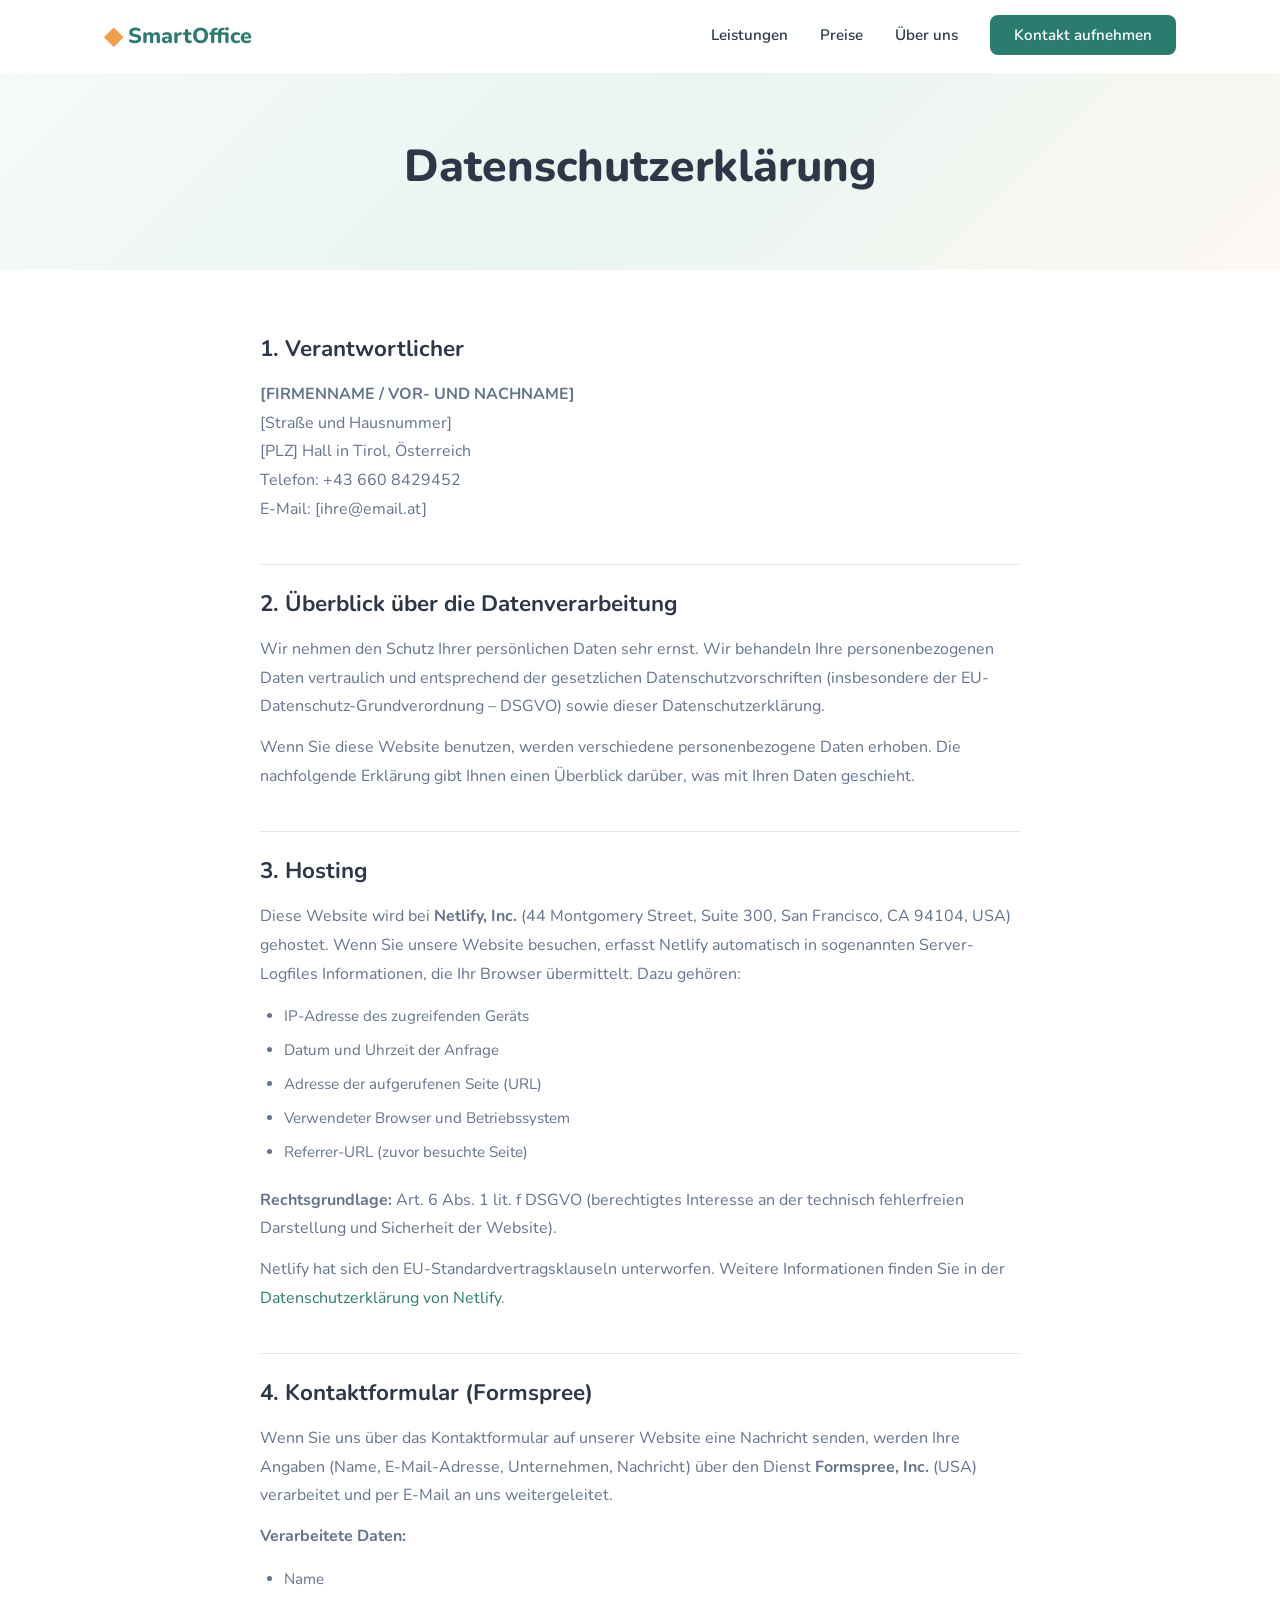
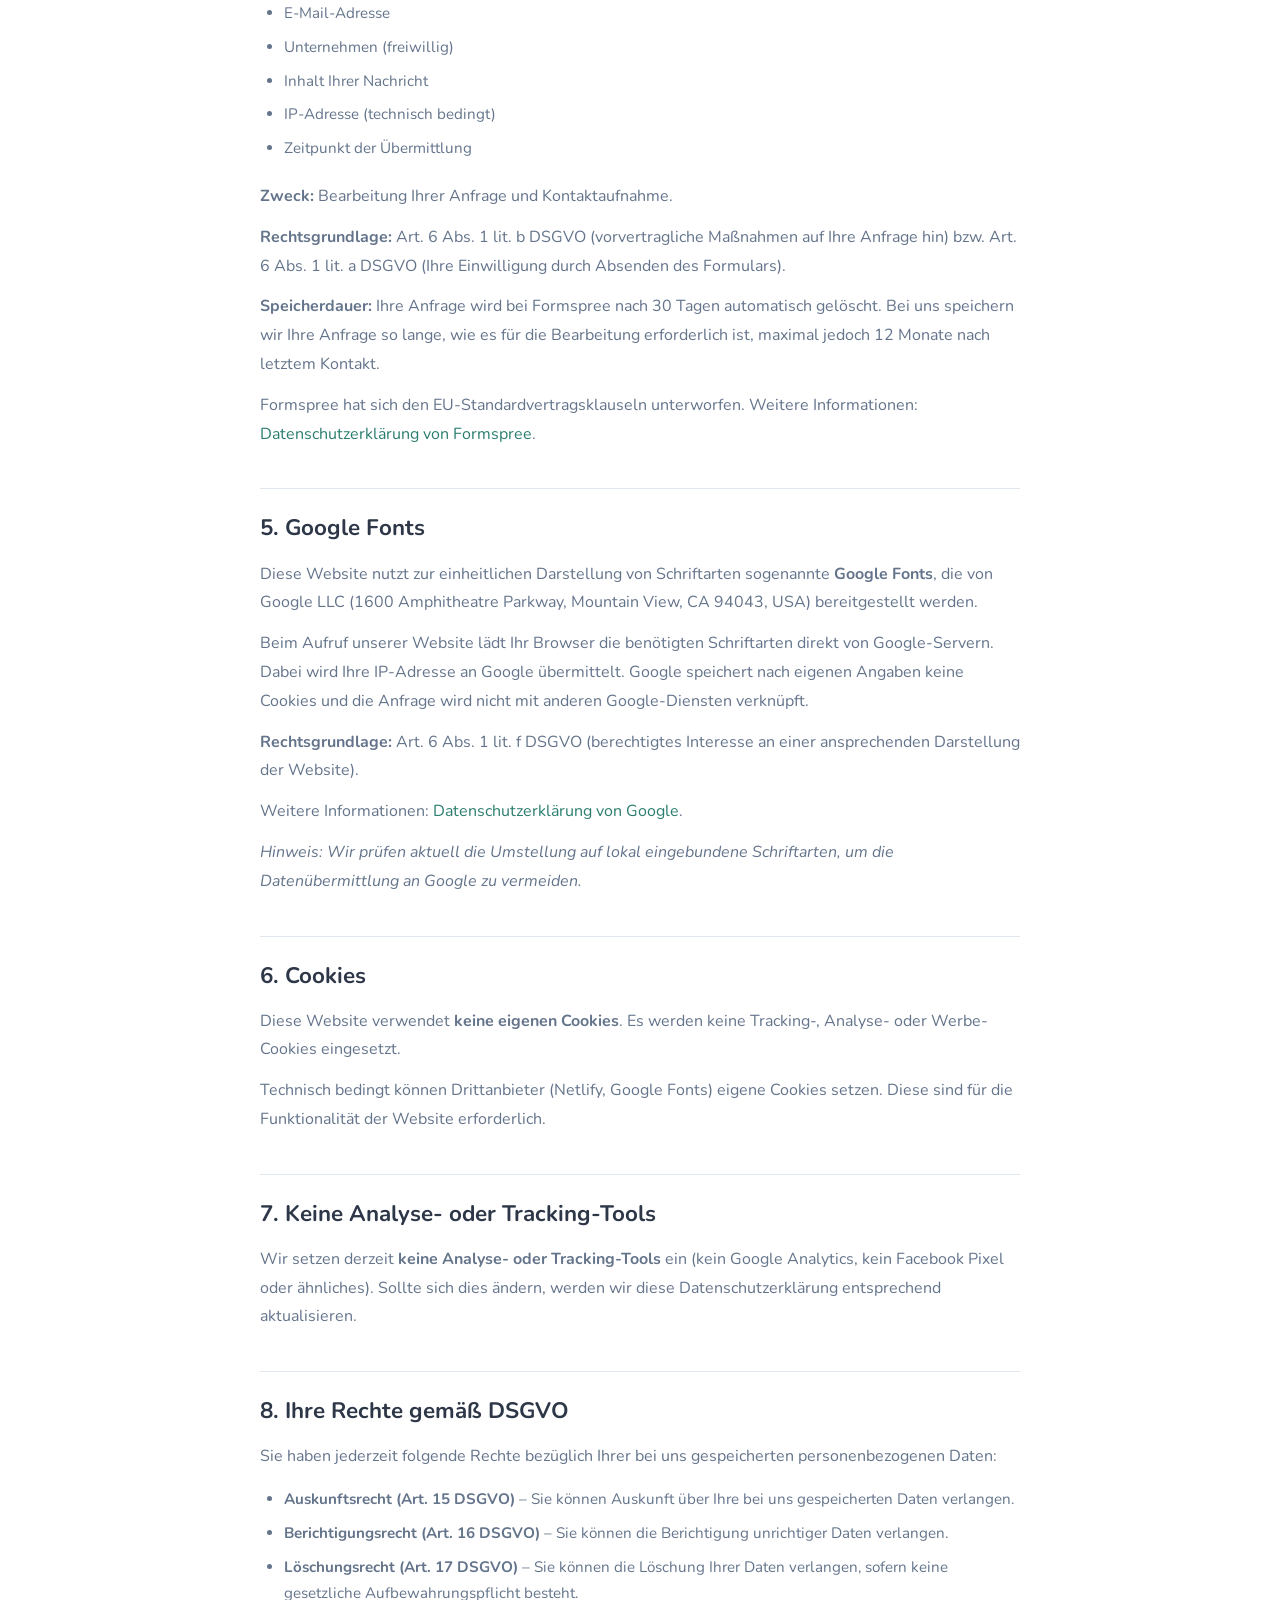
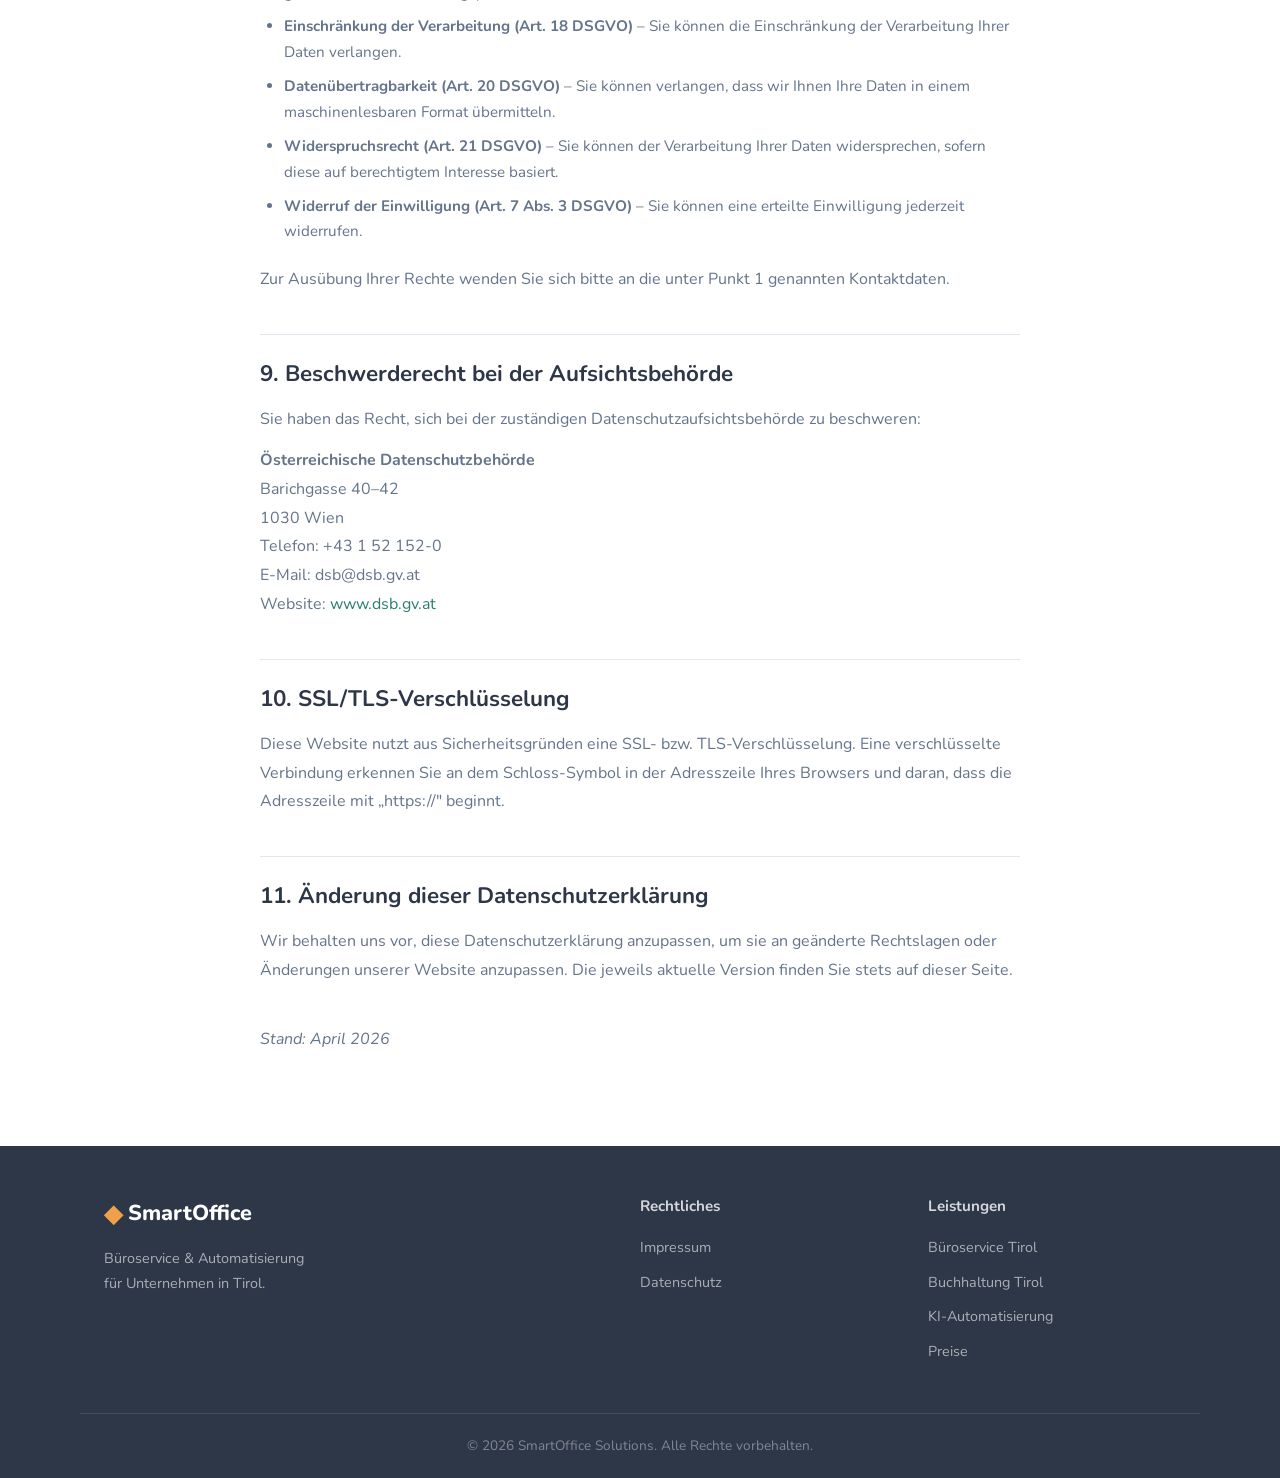
<file: datenschutz.html>
<!DOCTYPE html>
<html lang="de">
<head>
    <meta charset="UTF-8">
    <meta name="viewport" content="width=device-width, initial-scale=1.0">
    <title>Datenschutzerklärung | SmartOffice Solutions</title>
    <meta name="description" content="Datenschutzerklärung der SmartOffice Solutions – Informationen zur Verarbeitung personenbezogener Daten gemäß DSGVO.">
    <meta name="robots" content="noindex, follow">
    <link rel="canonical" href="https://smartoffice-solutions.at/datenschutz.html">
    <link rel="preconnect" href="https://fonts.googleapis.com">
    <link rel="preconnect" href="https://fonts.gstatic.com" crossorigin>
    <link href="https://fonts.googleapis.com/css2?family=Nunito:wght@400;600;700;800&display=swap" rel="stylesheet">
    <link rel="stylesheet" href="css/style.css">
</head>
<body>

    <nav class="navbar scrolled" id="navbar">
        <div class="container nav-container">
            <a href="index.html" class="logo"><span class="logo-icon">&#9670;</span> SmartOffice</a>
            <button class="nav-toggle" id="navToggle" aria-label="Menü öffnen"><span></span><span></span><span></span></button>
            <ul class="nav-links" id="navLinks">
                <li><a href="index.html#leistungen">Leistungen</a></li>
                <li><a href="preise.html">Preise</a></li>
                <li><a href="index.html#ueber">Über uns</a></li>
                <li><a href="index.html#kontakt" class="nav-cta">Kontakt aufnehmen</a></li>
            </ul>
        </div>
    </nav>

    <header class="page-hero">
        <div class="container">
            <h1>Datenschutzerklärung</h1>
        </div>
    </header>

    <section class="legal-content">
        <div class="container">
            <div class="legal-text">

                <h2>1. Verantwortlicher</h2>
                <p>
                    <strong>[FIRMENNAME / VOR- UND NACHNAME]</strong><br>
                    [Straße und Hausnummer]<br>
                    [PLZ] Hall in Tirol, Österreich<br>
                    Telefon: +43 660 8429452<br>
                    E-Mail: [ihre@email.at]
                </p>

                <h2>2. Überblick über die Datenverarbeitung</h2>
                <p>Wir nehmen den Schutz Ihrer persönlichen Daten sehr ernst. Wir behandeln Ihre personenbezogenen Daten vertraulich und entsprechend der gesetzlichen Datenschutzvorschriften (insbesondere der EU-Datenschutz-Grundverordnung – DSGVO) sowie dieser Datenschutzerklärung.</p>
                <p>Wenn Sie diese Website benutzen, werden verschiedene personenbezogene Daten erhoben. Die nachfolgende Erklärung gibt Ihnen einen Überblick darüber, was mit Ihren Daten geschieht.</p>

                <h2>3. Hosting</h2>
                <p>Diese Website wird bei <strong>Netlify, Inc.</strong> (44 Montgomery Street, Suite 300, San Francisco, CA 94104, USA) gehostet. Wenn Sie unsere Website besuchen, erfasst Netlify automatisch in sogenannten Server-Logfiles Informationen, die Ihr Browser übermittelt. Dazu gehören:</p>
                <ul>
                    <li>IP-Adresse des zugreifenden Geräts</li>
                    <li>Datum und Uhrzeit der Anfrage</li>
                    <li>Adresse der aufgerufenen Seite (URL)</li>
                    <li>Verwendeter Browser und Betriebssystem</li>
                    <li>Referrer-URL (zuvor besuchte Seite)</li>
                </ul>
                <p><strong>Rechtsgrundlage:</strong> Art. 6 Abs. 1 lit. f DSGVO (berechtigtes Interesse an der technisch fehlerfreien Darstellung und Sicherheit der Website).</p>
                <p>Netlify hat sich den EU-Standardvertragsklauseln unterworfen. Weitere Informationen finden Sie in der <a href="https://www.netlify.com/privacy/" target="_blank" rel="noopener">Datenschutzerklärung von Netlify</a>.</p>

                <h2>4. Kontaktformular (Formspree)</h2>
                <p>Wenn Sie uns über das Kontaktformular auf unserer Website eine Nachricht senden, werden Ihre Angaben (Name, E-Mail-Adresse, Unternehmen, Nachricht) über den Dienst <strong>Formspree, Inc.</strong> (USA) verarbeitet und per E-Mail an uns weitergeleitet.</p>
                <p><strong>Verarbeitete Daten:</strong></p>
                <ul>
                    <li>Name</li>
                    <li>E-Mail-Adresse</li>
                    <li>Unternehmen (freiwillig)</li>
                    <li>Inhalt Ihrer Nachricht</li>
                    <li>IP-Adresse (technisch bedingt)</li>
                    <li>Zeitpunkt der Übermittlung</li>
                </ul>
                <p><strong>Zweck:</strong> Bearbeitung Ihrer Anfrage und Kontaktaufnahme.</p>
                <p><strong>Rechtsgrundlage:</strong> Art. 6 Abs. 1 lit. b DSGVO (vorvertragliche Maßnahmen auf Ihre Anfrage hin) bzw. Art. 6 Abs. 1 lit. a DSGVO (Ihre Einwilligung durch Absenden des Formulars).</p>
                <p><strong>Speicherdauer:</strong> Ihre Anfrage wird bei Formspree nach 30 Tagen automatisch gelöscht. Bei uns speichern wir Ihre Anfrage so lange, wie es für die Bearbeitung erforderlich ist, maximal jedoch 12 Monate nach letztem Kontakt.</p>
                <p>Formspree hat sich den EU-Standardvertragsklauseln unterworfen. Weitere Informationen: <a href="https://formspree.io/legal/privacy-policy" target="_blank" rel="noopener">Datenschutzerklärung von Formspree</a>.</p>

                <h2>5. Google Fonts</h2>
                <p>Diese Website nutzt zur einheitlichen Darstellung von Schriftarten sogenannte <strong>Google Fonts</strong>, die von Google LLC (1600 Amphitheatre Parkway, Mountain View, CA 94043, USA) bereitgestellt werden.</p>
                <p>Beim Aufruf unserer Website lädt Ihr Browser die benötigten Schriftarten direkt von Google-Servern. Dabei wird Ihre IP-Adresse an Google übermittelt. Google speichert nach eigenen Angaben keine Cookies und die Anfrage wird nicht mit anderen Google-Diensten verknüpft.</p>
                <p><strong>Rechtsgrundlage:</strong> Art. 6 Abs. 1 lit. f DSGVO (berechtigtes Interesse an einer ansprechenden Darstellung der Website).</p>
                <p>Weitere Informationen: <a href="https://policies.google.com/privacy" target="_blank" rel="noopener">Datenschutzerklärung von Google</a>.</p>
                <p><em>Hinweis: Wir prüfen aktuell die Umstellung auf lokal eingebundene Schriftarten, um die Datenübermittlung an Google zu vermeiden.</em></p>

                <h2>6. Cookies</h2>
                <p>Diese Website verwendet <strong>keine eigenen Cookies</strong>. Es werden keine Tracking-, Analyse- oder Werbe-Cookies eingesetzt.</p>
                <p>Technisch bedingt können Drittanbieter (Netlify, Google Fonts) eigene Cookies setzen. Diese sind für die Funktionalität der Website erforderlich.</p>

                <h2>7. Keine Analyse- oder Tracking-Tools</h2>
                <p>Wir setzen derzeit <strong>keine Analyse- oder Tracking-Tools</strong> ein (kein Google Analytics, kein Facebook Pixel oder ähnliches). Sollte sich dies ändern, werden wir diese Datenschutzerklärung entsprechend aktualisieren.</p>

                <h2>8. Ihre Rechte gemäß DSGVO</h2>
                <p>Sie haben jederzeit folgende Rechte bezüglich Ihrer bei uns gespeicherten personenbezogenen Daten:</p>
                <ul>
                    <li><strong>Auskunftsrecht (Art. 15 DSGVO)</strong> – Sie können Auskunft über Ihre bei uns gespeicherten Daten verlangen.</li>
                    <li><strong>Berichtigungsrecht (Art. 16 DSGVO)</strong> – Sie können die Berichtigung unrichtiger Daten verlangen.</li>
                    <li><strong>Löschungsrecht (Art. 17 DSGVO)</strong> – Sie können die Löschung Ihrer Daten verlangen, sofern keine gesetzliche Aufbewahrungspflicht besteht.</li>
                    <li><strong>Einschränkung der Verarbeitung (Art. 18 DSGVO)</strong> – Sie können die Einschränkung der Verarbeitung Ihrer Daten verlangen.</li>
                    <li><strong>Datenübertragbarkeit (Art. 20 DSGVO)</strong> – Sie können verlangen, dass wir Ihnen Ihre Daten in einem maschinenlesbaren Format übermitteln.</li>
                    <li><strong>Widerspruchsrecht (Art. 21 DSGVO)</strong> – Sie können der Verarbeitung Ihrer Daten widersprechen, sofern diese auf berechtigtem Interesse basiert.</li>
                    <li><strong>Widerruf der Einwilligung (Art. 7 Abs. 3 DSGVO)</strong> – Sie können eine erteilte Einwilligung jederzeit widerrufen.</li>
                </ul>
                <p>Zur Ausübung Ihrer Rechte wenden Sie sich bitte an die unter Punkt 1 genannten Kontaktdaten.</p>

                <h2>9. Beschwerderecht bei der Aufsichtsbehörde</h2>
                <p>Sie haben das Recht, sich bei der zuständigen Datenschutzaufsichtsbehörde zu beschweren:</p>
                <p>
                    <strong>Österreichische Datenschutzbehörde</strong><br>
                    Barichgasse 40–42<br>
                    1030 Wien<br>
                    Telefon: +43 1 52 152-0<br>
                    E-Mail: dsb@dsb.gv.at<br>
                    Website: <a href="https://www.dsb.gv.at" target="_blank" rel="noopener">www.dsb.gv.at</a>
                </p>

                <h2>10. SSL/TLS-Verschlüsselung</h2>
                <p>Diese Website nutzt aus Sicherheitsgründen eine SSL- bzw. TLS-Verschlüsselung. Eine verschlüsselte Verbindung erkennen Sie an dem Schloss-Symbol in der Adresszeile Ihres Browsers und daran, dass die Adresszeile mit „https://" beginnt.</p>

                <h2>11. Änderung dieser Datenschutzerklärung</h2>
                <p>Wir behalten uns vor, diese Datenschutzerklärung anzupassen, um sie an geänderte Rechtslagen oder Änderungen unserer Website anzupassen. Die jeweils aktuelle Version finden Sie stets auf dieser Seite.</p>

                <p class="legal-date">Stand: April 2026</p>

            </div>
        </div>
    </section>

    <footer class="footer">
        <div class="container footer-content">
            <div class="footer-brand">
                <a href="index.html" class="logo"><span class="logo-icon">&#9670;</span> SmartOffice</a>
                <p>Büroservice & Automatisierung<br>für Unternehmen in Tirol.</p>
            </div>
            <div class="footer-links">
                <h4>Rechtliches</h4>
                <a href="impressum.html">Impressum</a>
                <a href="datenschutz.html">Datenschutz</a>
            </div>
            <div class="footer-links">
                <h4>Leistungen</h4>
                <a href="bueroservice-tirol.html">Büroservice Tirol</a>
                <a href="buchhaltung-tirol.html">Buchhaltung Tirol</a>
                <a href="ki-automatisierung-tirol.html">KI-Automatisierung</a>
                <a href="preise.html">Preise</a>
            </div>
        </div>
        <div class="container footer-bottom">
            <p>&copy; 2026 SmartOffice Solutions. Alle Rechte vorbehalten.</p>
        </div>
    </footer>

    <script src="js/main.js"></script>
</body>
</html>
</file>
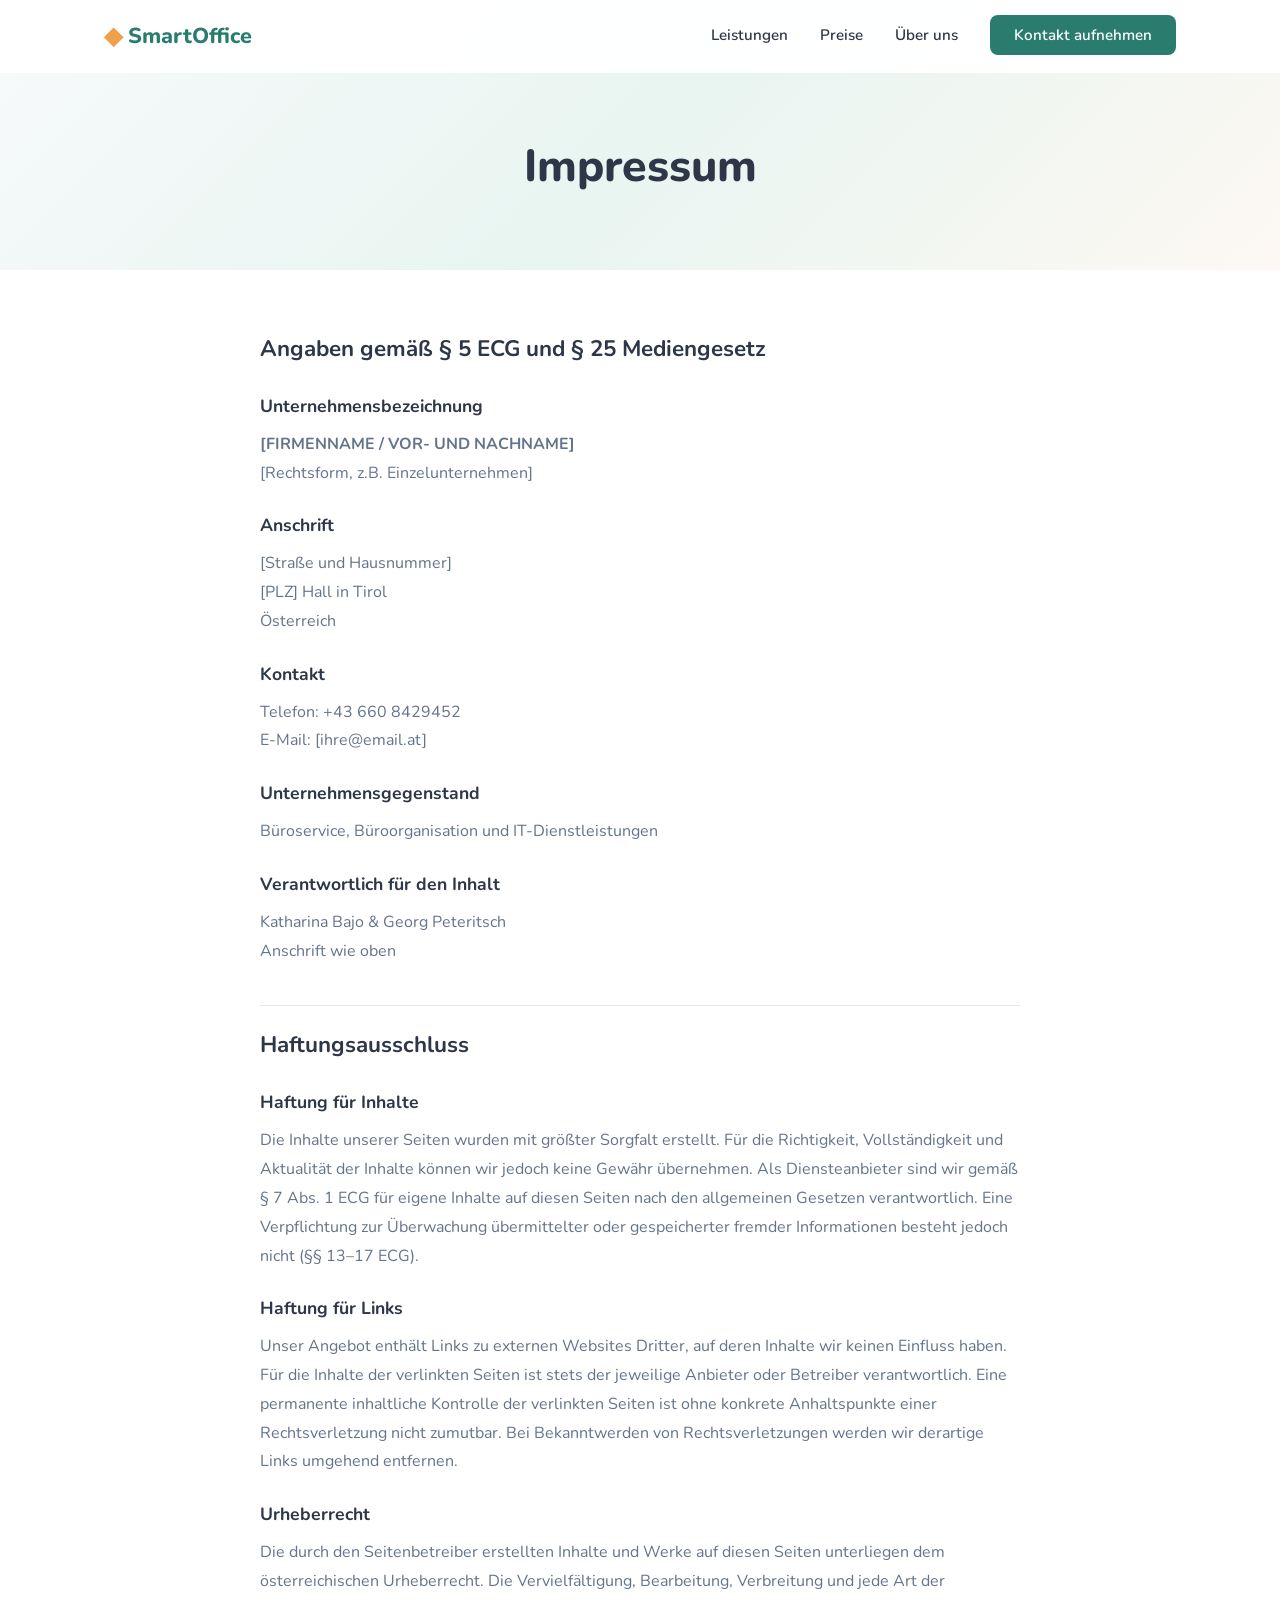
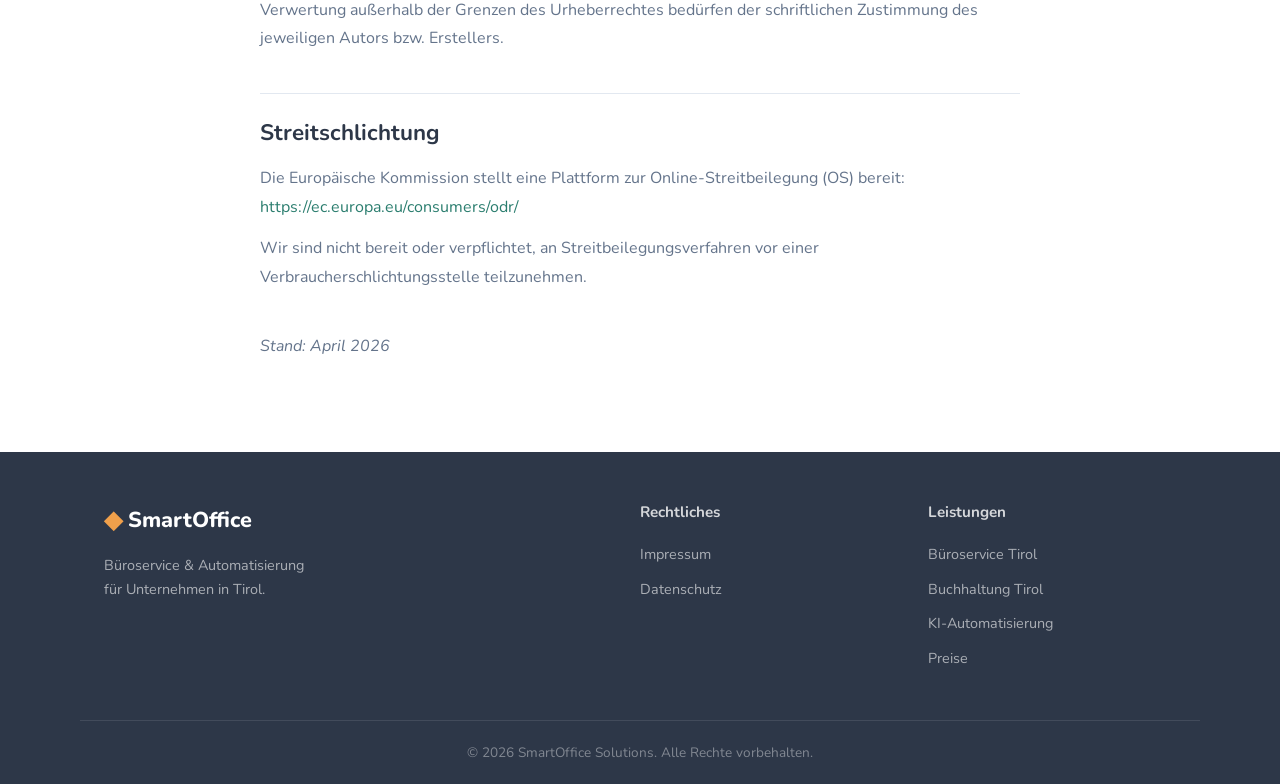
<file: impressum.html>
<!DOCTYPE html>
<html lang="de">
<head>
    <meta charset="UTF-8">
    <meta name="viewport" content="width=device-width, initial-scale=1.0">
    <title>Impressum | SmartOffice Solutions</title>
    <meta name="description" content="Impressum der SmartOffice Solutions – Angaben gemäß § 5 E-Commerce-Gesetz (ECG) und § 25 Mediengesetz.">
    <meta name="robots" content="noindex, follow">
    <link rel="canonical" href="https://smartoffice-solutions.at/impressum.html">
    <link rel="preconnect" href="https://fonts.googleapis.com">
    <link rel="preconnect" href="https://fonts.gstatic.com" crossorigin>
    <link href="https://fonts.googleapis.com/css2?family=Nunito:wght@400;600;700;800&display=swap" rel="stylesheet">
    <link rel="stylesheet" href="css/style.css">
</head>
<body>

    <nav class="navbar scrolled" id="navbar">
        <div class="container nav-container">
            <a href="index.html" class="logo"><span class="logo-icon">&#9670;</span> SmartOffice</a>
            <button class="nav-toggle" id="navToggle" aria-label="Menü öffnen"><span></span><span></span><span></span></button>
            <ul class="nav-links" id="navLinks">
                <li><a href="index.html#leistungen">Leistungen</a></li>
                <li><a href="preise.html">Preise</a></li>
                <li><a href="index.html#ueber">Über uns</a></li>
                <li><a href="index.html#kontakt" class="nav-cta">Kontakt aufnehmen</a></li>
            </ul>
        </div>
    </nav>

    <header class="page-hero">
        <div class="container">
            <h1>Impressum</h1>
        </div>
    </header>

    <section class="legal-content">
        <div class="container">
            <div class="legal-text">

                <h2>Angaben gemäß § 5 ECG und § 25 Mediengesetz</h2>

                <h3>Unternehmensbezeichnung</h3>
                <p>
                    <strong>[FIRMENNAME / VOR- UND NACHNAME]</strong><br>
                    [Rechtsform, z.B. Einzelunternehmen]
                </p>

                <h3>Anschrift</h3>
                <p>
                    [Straße und Hausnummer]<br>
                    [PLZ] Hall in Tirol<br>
                    Österreich
                </p>

                <h3>Kontakt</h3>
                <p>
                    Telefon: +43 660 8429452<br>
                    E-Mail: [ihre@email.at]
                </p>

                <h3>Unternehmensgegenstand</h3>
                <p>Büroservice, Büroorganisation und IT-Dienstleistungen</p>

                <!-- Nach Gewerbeanmeldung ergänzen: -->
                <!--
                <h3>Gewerberechtliche Vorschriften</h3>
                <p>
                    Gewerbeordnung 1994 (GewO)<br>
                    Zuständige Gewerbebehörde: Bezirkshauptmannschaft Innsbruck-Land
                </p>

                <h3>Wirtschaftskammer</h3>
                <p>
                    Mitglied der WKO Tirol<br>
                    Fachgruppe: Gewerbliche Dienstleister
                </p>

                <h3>UID-Nummer</h3>
                <p>ATU [NUMMER]</p>

                <h3>GISA-Zahl</h3>
                <p>[GISA-NUMMER]</p>
                -->

                <h3>Verantwortlich für den Inhalt</h3>
                <p>
                    Katharina Bajo &amp; Georg Peteritsch<br>
                    Anschrift wie oben
                </p>

                <h2>Haftungsausschluss</h2>

                <h3>Haftung für Inhalte</h3>
                <p>Die Inhalte unserer Seiten wurden mit größter Sorgfalt erstellt. Für die Richtigkeit, Vollständigkeit und Aktualität der Inhalte können wir jedoch keine Gewähr übernehmen. Als Diensteanbieter sind wir gemäß § 7 Abs. 1 ECG für eigene Inhalte auf diesen Seiten nach den allgemeinen Gesetzen verantwortlich. Eine Verpflichtung zur Überwachung übermittelter oder gespeicherter fremder Informationen besteht jedoch nicht (§§ 13–17 ECG).</p>

                <h3>Haftung für Links</h3>
                <p>Unser Angebot enthält Links zu externen Websites Dritter, auf deren Inhalte wir keinen Einfluss haben. Für die Inhalte der verlinkten Seiten ist stets der jeweilige Anbieter oder Betreiber verantwortlich. Eine permanente inhaltliche Kontrolle der verlinkten Seiten ist ohne konkrete Anhaltspunkte einer Rechtsverletzung nicht zumutbar. Bei Bekanntwerden von Rechtsverletzungen werden wir derartige Links umgehend entfernen.</p>

                <h3>Urheberrecht</h3>
                <p>Die durch den Seitenbetreiber erstellten Inhalte und Werke auf diesen Seiten unterliegen dem österreichischen Urheberrecht. Die Vervielfältigung, Bearbeitung, Verbreitung und jede Art der Verwertung außerhalb der Grenzen des Urheberrechtes bedürfen der schriftlichen Zustimmung des jeweiligen Autors bzw. Erstellers.</p>

                <h2>Streitschlichtung</h2>
                <p>Die Europäische Kommission stellt eine Plattform zur Online-Streitbeilegung (OS) bereit: <a href="https://ec.europa.eu/consumers/odr/" target="_blank" rel="noopener">https://ec.europa.eu/consumers/odr/</a></p>
                <p>Wir sind nicht bereit oder verpflichtet, an Streitbeilegungsverfahren vor einer Verbraucherschlichtungsstelle teilzunehmen.</p>

                <p class="legal-date">Stand: April 2026</p>

            </div>
        </div>
    </section>

    <footer class="footer">
        <div class="container footer-content">
            <div class="footer-brand">
                <a href="index.html" class="logo"><span class="logo-icon">&#9670;</span> SmartOffice</a>
                <p>Büroservice & Automatisierung<br>für Unternehmen in Tirol.</p>
            </div>
            <div class="footer-links">
                <h4>Rechtliches</h4>
                <a href="impressum.html">Impressum</a>
                <a href="datenschutz.html">Datenschutz</a>
            </div>
            <div class="footer-links">
                <h4>Leistungen</h4>
                <a href="bueroservice-tirol.html">Büroservice Tirol</a>
                <a href="buchhaltung-tirol.html">Buchhaltung Tirol</a>
                <a href="ki-automatisierung-tirol.html">KI-Automatisierung</a>
                <a href="preise.html">Preise</a>
            </div>
        </div>
        <div class="container footer-bottom">
            <p>&copy; 2026 SmartOffice Solutions. Alle Rechte vorbehalten.</p>
        </div>
    </footer>

    <script src="js/main.js"></script>
</body>
</html>
</file>
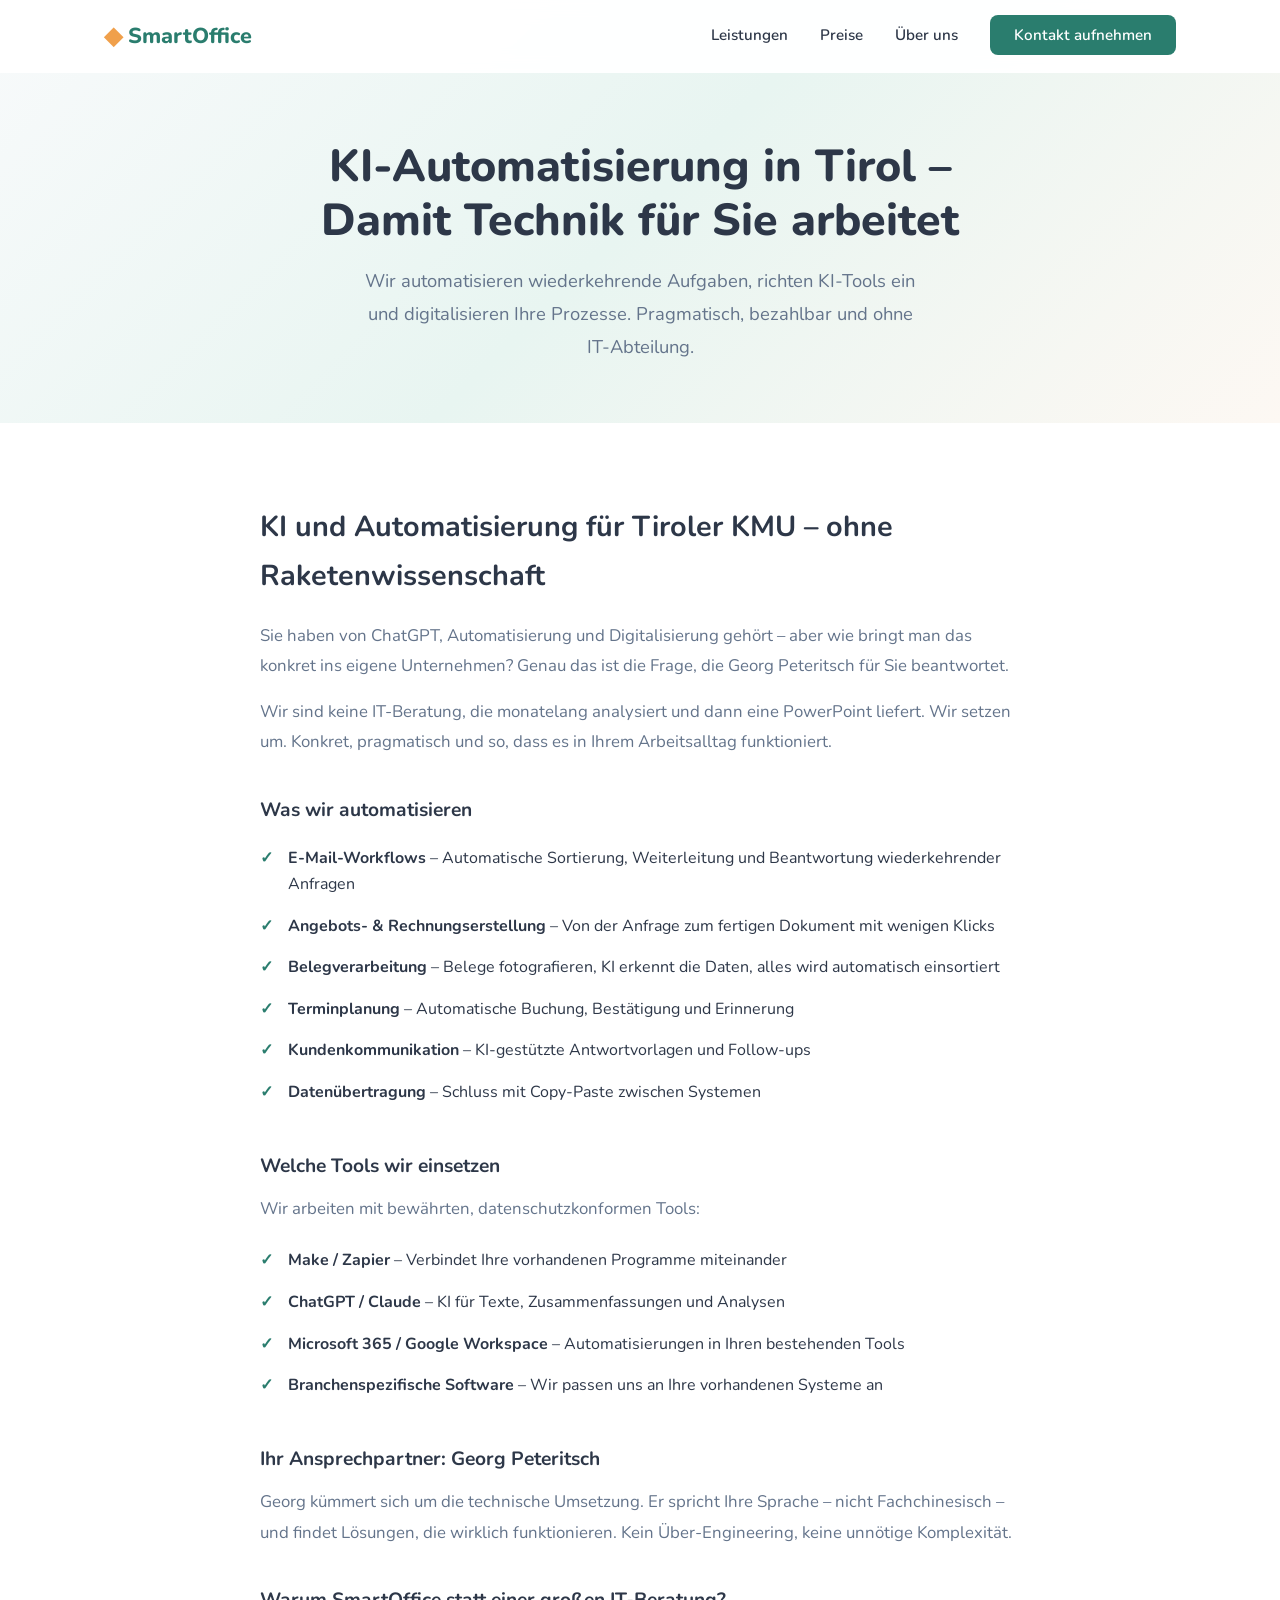
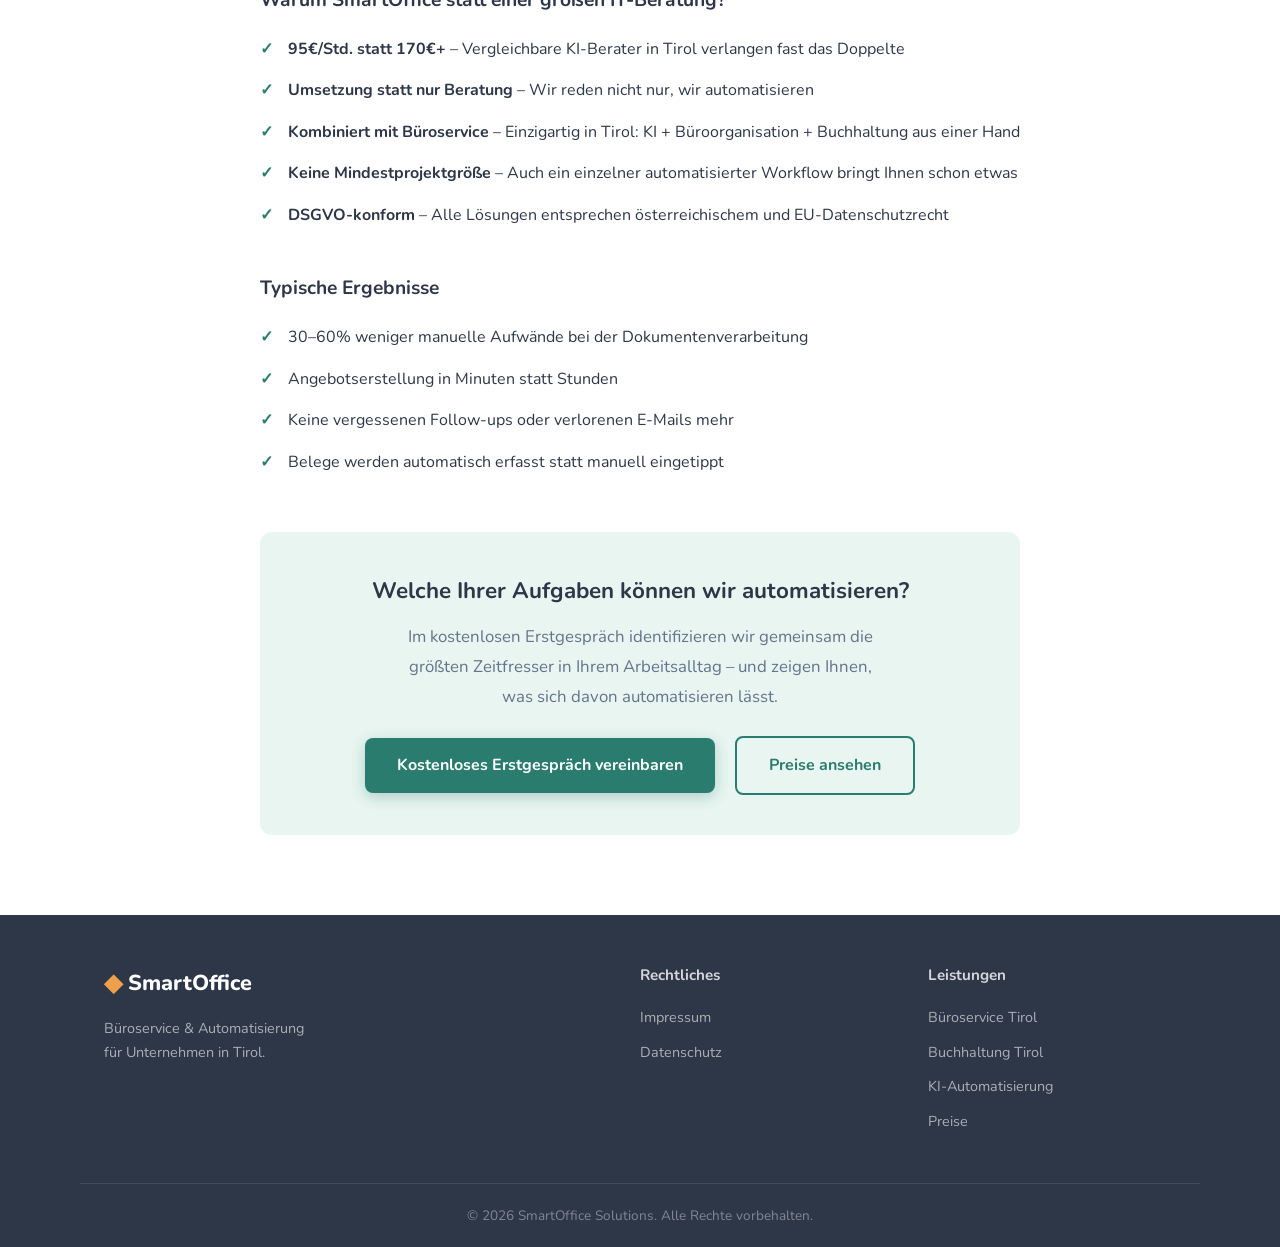
<file: ki-automatisierung-tirol.html>
<!DOCTYPE html>
<html lang="de">
<head>
    <meta charset="UTF-8">
    <meta name="viewport" content="width=device-width, initial-scale=1.0">
    <title>KI-Automatisierung Tirol | Prozesse automatisieren für KMU | SmartOffice</title>
    <meta name="description" content="KI-Automatisierung für KMU in Tirol: Workflows automatisieren, KI-Tools einrichten, Prozesse digitalisieren. Pragmatisch und bezahlbar – ab 95€/Std. Ihr Ansprechpartner: Georg Peteritsch.">
    <meta name="keywords" content="KI Automatisierung Tirol, Prozessautomatisierung Innsbruck, KI für KMU Tirol, Workflow Automatisierung Tirol, Digitalisierung KMU Innsbruck, ChatGPT Unternehmen Tirol">
    <link rel="canonical" href="https://smartoffice-solutions.at/ki-automatisierung-tirol.html">
    <meta property="og:title" content="KI-Automatisierung für KMU in Tirol | SmartOffice Solutions">
    <meta property="og:description" content="Prozesse automatisieren, KI-Tools einrichten – pragmatisch und bezahlbar für Unternehmen in Tirol. Ab 95€/Std.">
    <meta property="og:type" content="website">
    <meta property="og:url" content="https://smartoffice-solutions.at/ki-automatisierung-tirol.html">
    <meta property="og:locale" content="de_AT">
    <link rel="preconnect" href="https://fonts.googleapis.com">
    <link rel="preconnect" href="https://fonts.gstatic.com" crossorigin>
    <link href="https://fonts.googleapis.com/css2?family=Nunito:wght@400;600;700;800&display=swap" rel="stylesheet">
    <link rel="stylesheet" href="css/style.css">
</head>
<body>

    <nav class="navbar scrolled" id="navbar">
        <div class="container nav-container">
            <a href="index.html" class="logo"><span class="logo-icon">&#9670;</span> SmartOffice</a>
            <button class="nav-toggle" id="navToggle" aria-label="Menü öffnen"><span></span><span></span><span></span></button>
            <ul class="nav-links" id="navLinks">
                <li><a href="index.html#leistungen">Leistungen</a></li>
                <li><a href="preise.html">Preise</a></li>
                <li><a href="index.html#ueber">Über uns</a></li>
                <li><a href="index.html#kontakt" class="nav-cta">Kontakt aufnehmen</a></li>
            </ul>
        </div>
    </nav>

    <header class="page-hero">
        <div class="container">
            <h1>KI-Automatisierung in Tirol –<br>Damit Technik für Sie arbeitet</h1>
            <p class="hero-subtitle">Wir automatisieren wiederkehrende Aufgaben, richten KI-Tools ein und digitalisieren Ihre Prozesse. Pragmatisch, bezahlbar und ohne IT-Abteilung.</p>
        </div>
    </header>

    <section class="service-detail">
        <div class="container">
            <div class="detail-content">
                <h2>KI und Automatisierung für Tiroler KMU – ohne Raketenwissenschaft</h2>
                <p>Sie haben von ChatGPT, Automatisierung und Digitalisierung gehört – aber wie bringt man das konkret ins eigene Unternehmen? Genau das ist die Frage, die Georg Peteritsch für Sie beantwortet.</p>
                <p>Wir sind keine IT-Beratung, die monatelang analysiert und dann eine PowerPoint liefert. Wir setzen um. Konkret, pragmatisch und so, dass es in Ihrem Arbeitsalltag funktioniert.</p>

                <h3>Was wir automatisieren</h3>
                <ul class="detail-list">
                    <li><strong>E-Mail-Workflows</strong> – Automatische Sortierung, Weiterleitung und Beantwortung wiederkehrender Anfragen</li>
                    <li><strong>Angebots- & Rechnungserstellung</strong> – Von der Anfrage zum fertigen Dokument mit wenigen Klicks</li>
                    <li><strong>Belegverarbeitung</strong> – Belege fotografieren, KI erkennt die Daten, alles wird automatisch einsortiert</li>
                    <li><strong>Terminplanung</strong> – Automatische Buchung, Bestätigung und Erinnerung</li>
                    <li><strong>Kundenkommunikation</strong> – KI-gestützte Antwortvorlagen und Follow-ups</li>
                    <li><strong>Datenübertragung</strong> – Schluss mit Copy-Paste zwischen Systemen</li>
                </ul>

                <h3>Welche Tools wir einsetzen</h3>
                <p>Wir arbeiten mit bewährten, datenschutzkonformen Tools:</p>
                <ul class="detail-list">
                    <li><strong>Make / Zapier</strong> – Verbindet Ihre vorhandenen Programme miteinander</li>
                    <li><strong>ChatGPT / Claude</strong> – KI für Texte, Zusammenfassungen und Analysen</li>
                    <li><strong>Microsoft 365 / Google Workspace</strong> – Automatisierungen in Ihren bestehenden Tools</li>
                    <li><strong>Branchenspezifische Software</strong> – Wir passen uns an Ihre vorhandenen Systeme an</li>
                </ul>

                <h3>Ihr Ansprechpartner: Georg Peteritsch</h3>
                <p>Georg kümmert sich um die technische Umsetzung. Er spricht Ihre Sprache – nicht Fachchinesisch – und findet Lösungen, die wirklich funktionieren. Kein Über-Engineering, keine unnötige Komplexität.</p>

                <h3>Warum SmartOffice statt einer großen IT-Beratung?</h3>
                <ul class="detail-list">
                    <li><strong>95€/Std. statt 170€+</strong> – Vergleichbare KI-Berater in Tirol verlangen fast das Doppelte</li>
                    <li><strong>Umsetzung statt nur Beratung</strong> – Wir reden nicht nur, wir automatisieren</li>
                    <li><strong>Kombiniert mit Büroservice</strong> – Einzigartig in Tirol: KI + Büroorganisation + Buchhaltung aus einer Hand</li>
                    <li><strong>Keine Mindestprojektgröße</strong> – Auch ein einzelner automatisierter Workflow bringt Ihnen schon etwas</li>
                    <li><strong>DSGVO-konform</strong> – Alle Lösungen entsprechen österreichischem und EU-Datenschutzrecht</li>
                </ul>

                <h3>Typische Ergebnisse</h3>
                <ul class="detail-list">
                    <li>30–60% weniger manuelle Aufwände bei der Dokumentenverarbeitung</li>
                    <li>Angebotserstellung in Minuten statt Stunden</li>
                    <li>Keine vergessenen Follow-ups oder verlorenen E-Mails mehr</li>
                    <li>Belege werden automatisch erfasst statt manuell eingetippt</li>
                </ul>

                <div class="detail-cta">
                    <h3>Welche Ihrer Aufgaben können wir automatisieren?</h3>
                    <p>Im kostenlosen Erstgespräch identifizieren wir gemeinsam die größten Zeitfresser in Ihrem Arbeitsalltag – und zeigen Ihnen, was sich davon automatisieren lässt.</p>
                    <a href="index.html#kontakt" class="btn btn-primary">Kostenloses Erstgespräch vereinbaren</a>
                    <a href="preise.html" class="btn btn-secondary">Preise ansehen</a>
                </div>
            </div>
        </div>
    </section>

    <footer class="footer">
        <div class="container footer-content">
            <div class="footer-brand">
                <a href="index.html" class="logo"><span class="logo-icon">&#9670;</span> SmartOffice</a>
                <p>Büroservice & Automatisierung<br>für Unternehmen in Tirol.</p>
            </div>
            <div class="footer-links">
                <h4>Rechtliches</h4>
                <a href="impressum.html">Impressum</a>
                <a href="datenschutz.html">Datenschutz</a>
            </div>
            <div class="footer-links">
                <h4>Leistungen</h4>
                <a href="bueroservice-tirol.html">Büroservice Tirol</a>
                <a href="buchhaltung-tirol.html">Buchhaltung Tirol</a>
                <a href="ki-automatisierung-tirol.html">KI-Automatisierung</a>
                <a href="preise.html">Preise</a>
            </div>
        </div>
        <div class="container footer-bottom">
            <p>&copy; 2026 SmartOffice Solutions. Alle Rechte vorbehalten.</p>
        </div>
    </footer>

    <script src="js/main.js"></script>
</body>
</html>
</file>
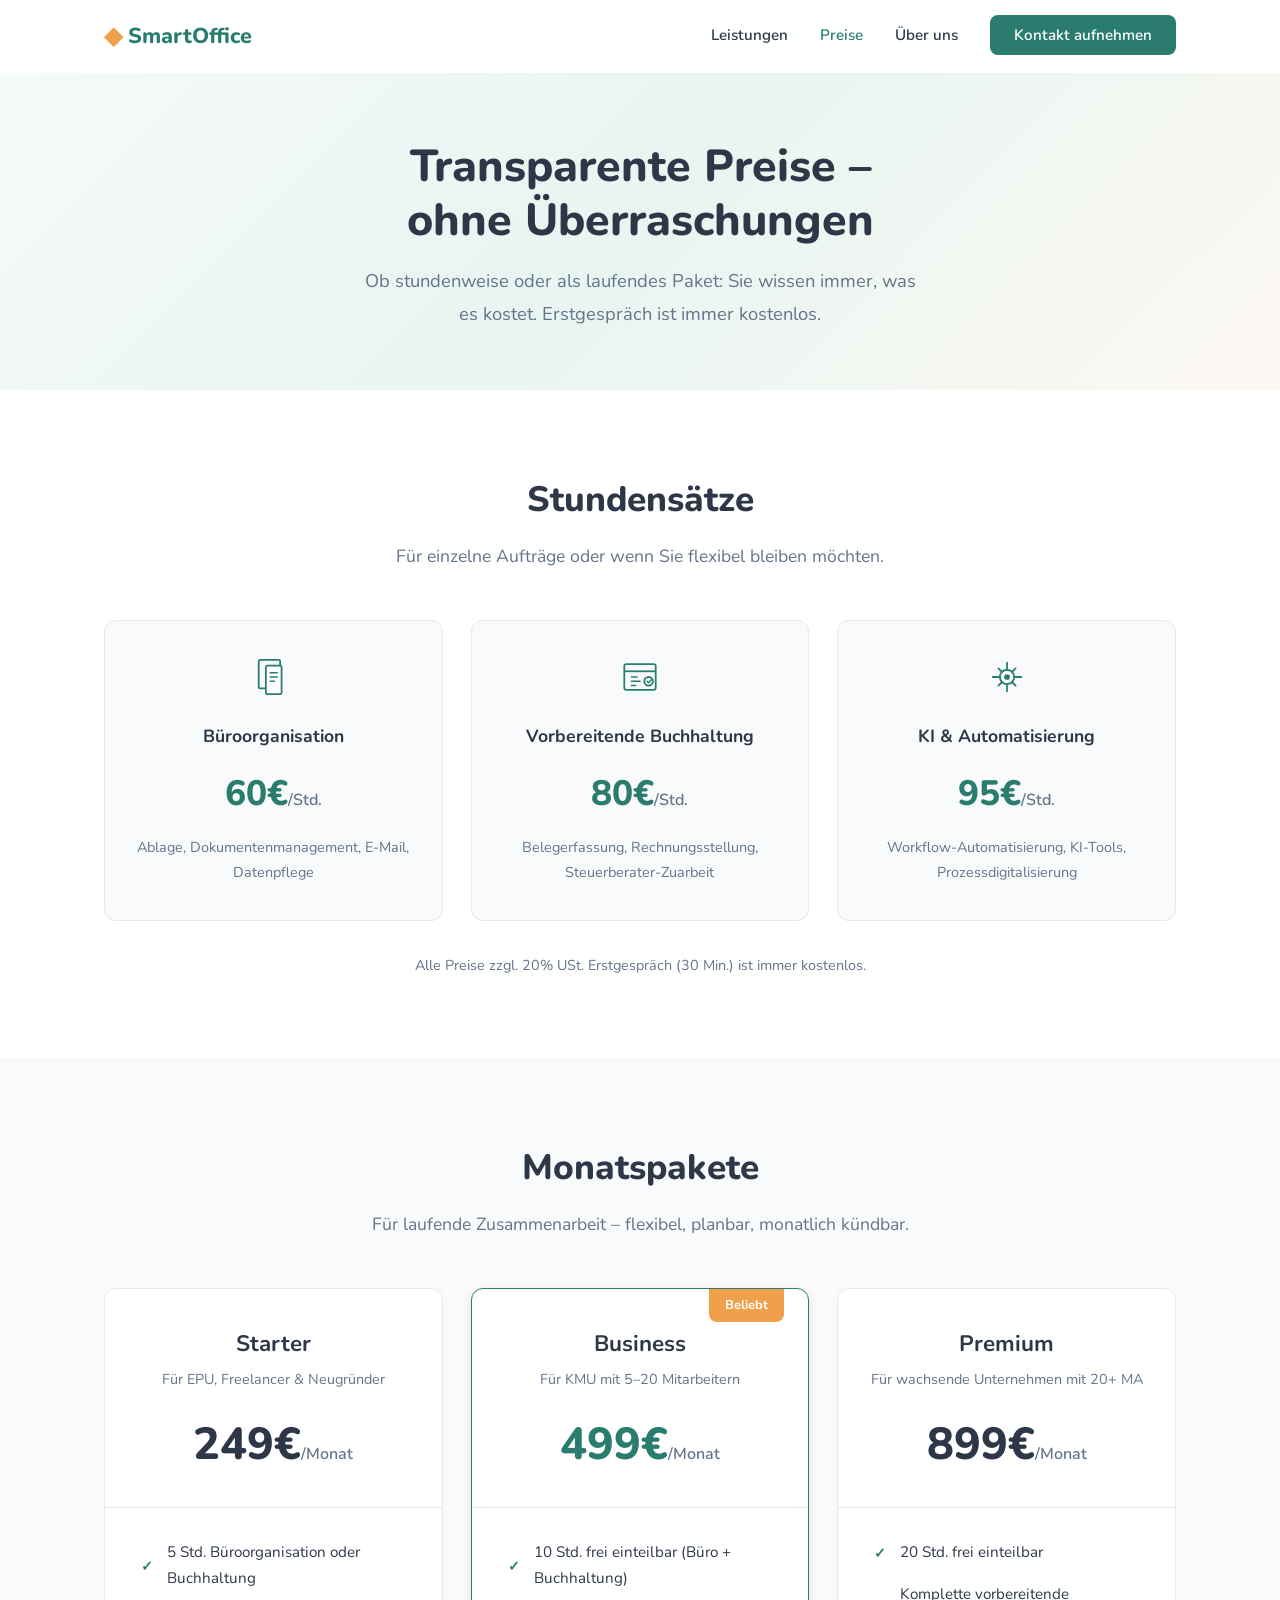
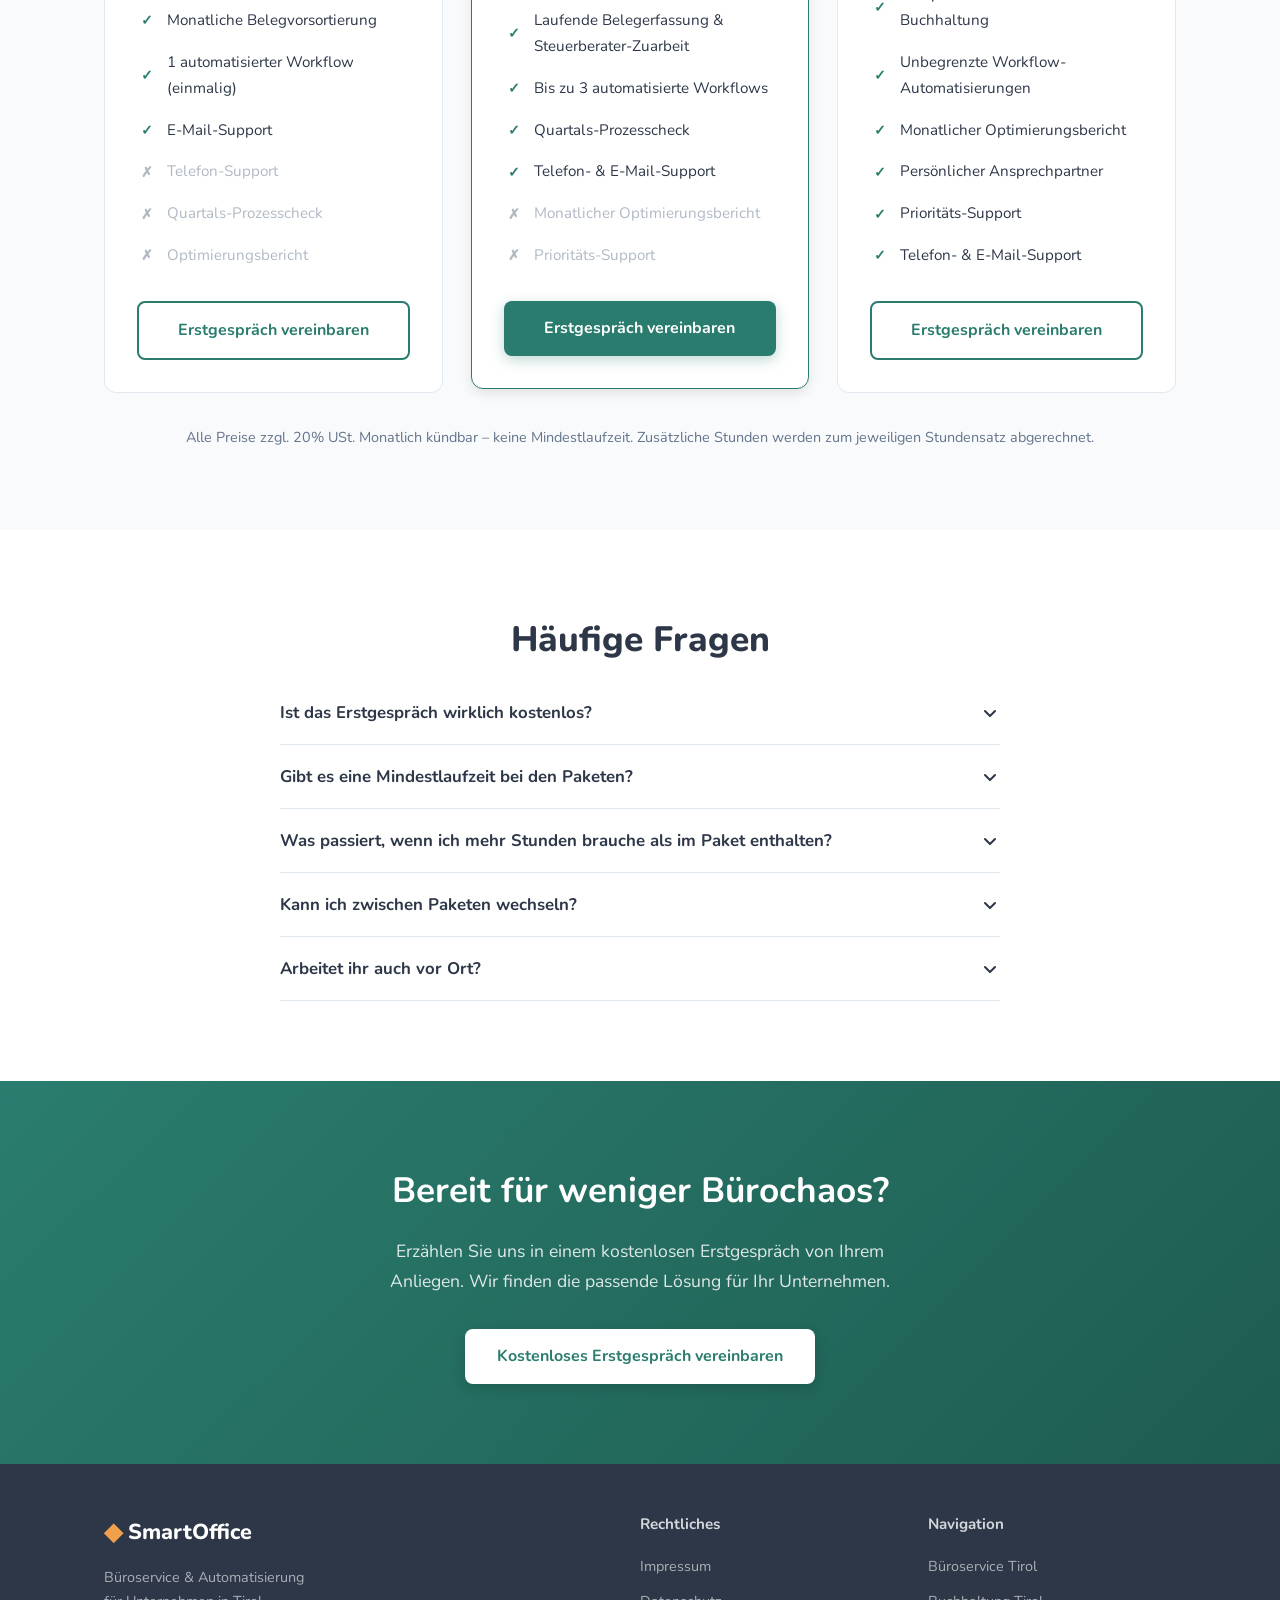
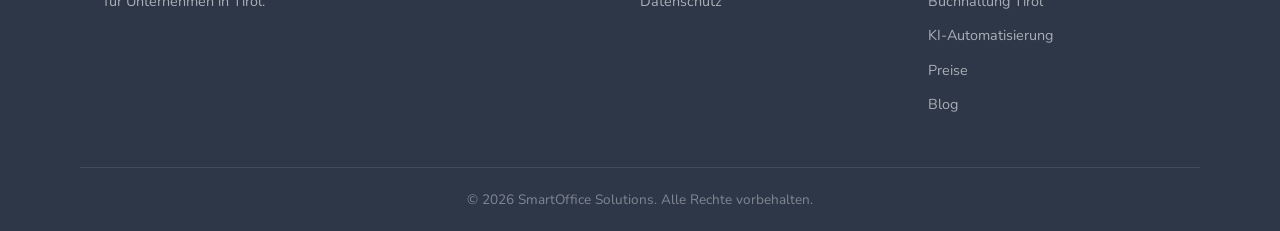
<file: preise.html>
<!DOCTYPE html>
<html lang="de">
<head>
    <meta charset="UTF-8">
    <meta name="viewport" content="width=device-width, initial-scale=1.0">
    <title>Preise – Büroservice & KI-Automatisierung Tirol | SmartOffice Solutions</title>
    <meta name="description" content="Transparente Preise für Büroservice, vorbereitende Buchhaltung und KI-Automatisierung in Tirol. Stundensätze ab 65€ oder flexible Monatspakete ab 249€.">
    <meta name="google-site-verification" content="xEhPcKc_7F5gDd3uY1U8Ong71H8l12ybWCNlMWuiL00" />
    <link rel="canonical" href="https://smartoffice-solutions.at/preise.html">
    <meta property="og:title" content="Preise – Büroservice & KI-Automatisierung Tirol | SmartOffice Solutions">
    <meta property="og:description" content="Transparente Preise ohne Überraschungen. Stundensätze oder flexible Monatspakete für Unternehmen in Tirol.">
    <meta property="og:type" content="website">
    <meta property="og:url" content="https://smartoffice-solutions.at/preise.html">
    <meta property="og:locale" content="de_AT">
    <link rel="preconnect" href="https://fonts.googleapis.com">
    <link rel="preconnect" href="https://fonts.gstatic.com" crossorigin>
    <link href="https://fonts.googleapis.com/css2?family=Nunito:wght@400;600;700;800&display=swap" rel="stylesheet">
    <link rel="stylesheet" href="css/style.css">
</head>
<body>

    <!-- Navigation -->
    <nav class="navbar scrolled" id="navbar">
        <div class="container nav-container">
            <a href="index.html" class="logo">
                <span class="logo-icon">&#9670;</span> SmartOffice
            </a>
            <button class="nav-toggle" id="navToggle" aria-label="Menü öffnen">
                <span></span>
                <span></span>
                <span></span>
            </button>
            <ul class="nav-links" id="navLinks">
                <li><a href="index.html#leistungen">Leistungen</a></li>
                <li><a href="preise.html" class="active">Preise</a></li>
                <li><a href="index.html#ueber">Über uns</a></li>
                <li><a href="index.html#kontakt" class="nav-cta">Kontakt aufnehmen</a></li>
            </ul>
        </div>
    </nav>

    <!-- Hero -->
    <header class="page-hero">
        <div class="container">
            <h1>Transparente Preise –<br>ohne Überraschungen</h1>
            <p class="hero-subtitle">Ob stundenweise oder als laufendes Paket: Sie wissen immer, was es kostet. Erstgespräch ist immer kostenlos.</p>
        </div>
    </header>

    <!-- Stundensätze -->
    <section class="hourly-rates">
        <div class="container">
            <h2 class="section-title">Stundensätze</h2>
            <p class="section-subtitle">Für einzelne Aufträge oder wenn Sie flexibel bleiben möchten.</p>
            <div class="rates-grid">
                <div class="rate-card">
                    <div class="rate-icon">
                        <svg width="40" height="40" viewBox="0 0 56 56" fill="none">
                            <rect x="8" y="4" width="30" height="40" rx="2" stroke="currentColor" stroke-width="2.5"/>
                            <rect x="18" y="12" width="22" height="40" rx="2" fill="white" stroke="currentColor" stroke-width="2.5"/>
                            <path d="M24 22h10M24 28h10M24 34h6" stroke="currentColor" stroke-width="2" stroke-linecap="round"/>
                        </svg>
                    </div>
                    <h3>Büroorganisation</h3>
                    <div class="rate-price">60€<span>/Std.</span></div>
                    <p>Ablage, Dokumentenmanagement, E-Mail, Datenpflege</p>
                </div>
                <div class="rate-card">
                    <div class="rate-icon">
                        <svg width="40" height="40" viewBox="0 0 56 56" fill="none">
                            <rect x="6" y="10" width="44" height="36" rx="3" stroke="currentColor" stroke-width="2.5"/>
                            <path d="M6 20h44" stroke="currentColor" stroke-width="2.5"/>
                            <path d="M16 28h8M16 34h12M16 40h6" stroke="currentColor" stroke-width="2" stroke-linecap="round"/>
                            <circle cx="40" cy="34" r="6" stroke="currentColor" stroke-width="2.5"/>
                            <path d="M38 34l2 2 4-4" stroke="currentColor" stroke-width="2" stroke-linecap="round" stroke-linejoin="round"/>
                        </svg>
                    </div>
                    <h3>Vorbereitende Buchhaltung</h3>
                    <div class="rate-price">80€<span>/Std.</span></div>
                    <p>Belegerfassung, Rechnungsstellung, Steuerberater-Zuarbeit</p>
                </div>
                <div class="rate-card">
                    <div class="rate-icon">
                        <svg width="40" height="40" viewBox="0 0 56 56" fill="none">
                            <circle cx="28" cy="28" r="10" stroke="currentColor" stroke-width="2.5"/>
                            <path d="M28 18V8M28 48v-10M38 28h10M8 28h10" stroke="currentColor" stroke-width="2.5" stroke-linecap="round"/>
                            <path d="M35 21l5-5M16 40l5-5M35 35l5 5M16 16l5 5" stroke="currentColor" stroke-width="2.5" stroke-linecap="round"/>
                            <circle cx="28" cy="28" r="4" fill="currentColor"/>
                        </svg>
                    </div>
                    <h3>KI & Automatisierung</h3>
                    <div class="rate-price">95€<span>/Std.</span></div>
                    <p>Workflow-Automatisierung, KI-Tools, Prozessdigitalisierung</p>
                </div>
            </div>
            <p class="rates-note">Alle Preise zzgl. 20% USt. Erstgespräch (30 Min.) ist immer kostenlos.</p>
        </div>
    </section>

    <!-- Monatspakete -->
    <section class="packages" id="pakete">
        <div class="container">
            <h2 class="section-title">Monatspakete</h2>
            <p class="section-subtitle">Für laufende Zusammenarbeit – flexibel, planbar, monatlich kündbar.</p>
            <div class="packages-grid">
                <!-- Starter -->
                <div class="package-card">
                    <div class="package-header">
                        <h3>Starter</h3>
                        <p class="package-for">Für EPU, Freelancer & Neugründer</p>
                        <div class="package-price">249€<span>/Monat</span></div>
                    </div>
                    <ul class="package-features">
                        <li class="included">5 Std. Büroorganisation oder Buchhaltung</li>
                        <li class="included">Monatliche Belegvorsortierung</li>
                        <li class="included">1 automatisierter Workflow (einmalig)</li>
                        <li class="included">E-Mail-Support</li>
                        <li class="not-included">Telefon-Support</li>
                        <li class="not-included">Quartals-Prozesscheck</li>
                        <li class="not-included">Optimierungsbericht</li>
                    </ul>
                    <a href="index.html#kontakt" class="btn btn-secondary btn-package">Erstgespräch vereinbaren</a>
                </div>
                <!-- Business -->
                <div class="package-card featured">
                    <div class="package-badge">Beliebt</div>
                    <div class="package-header">
                        <h3>Business</h3>
                        <p class="package-for">Für KMU mit 5–20 Mitarbeitern</p>
                        <div class="package-price">499€<span>/Monat</span></div>
                    </div>
                    <ul class="package-features">
                        <li class="included">10 Std. frei einteilbar (Büro + Buchhaltung)</li>
                        <li class="included">Laufende Belegerfassung & Steuerberater-Zuarbeit</li>
                        <li class="included">Bis zu 3 automatisierte Workflows</li>
                        <li class="included">Quartals-Prozesscheck</li>
                        <li class="included">Telefon- & E-Mail-Support</li>
                        <li class="not-included">Monatlicher Optimierungsbericht</li>
                        <li class="not-included">Prioritäts-Support</li>
                    </ul>
                    <a href="index.html#kontakt" class="btn btn-primary btn-package">Erstgespräch vereinbaren</a>
                </div>
                <!-- Premium -->
                <div class="package-card">
                    <div class="package-header">
                        <h3>Premium</h3>
                        <p class="package-for">Für wachsende Unternehmen mit 20+ MA</p>
                        <div class="package-price">899€<span>/Monat</span></div>
                    </div>
                    <ul class="package-features">
                        <li class="included">20 Std. frei einteilbar</li>
                        <li class="included">Komplette vorbereitende Buchhaltung</li>
                        <li class="included">Unbegrenzte Workflow-Automatisierungen</li>
                        <li class="included">Monatlicher Optimierungsbericht</li>
                        <li class="included">Persönlicher Ansprechpartner</li>
                        <li class="included">Prioritäts-Support</li>
                        <li class="included">Telefon- & E-Mail-Support</li>
                    </ul>
                    <a href="index.html#kontakt" class="btn btn-secondary btn-package">Erstgespräch vereinbaren</a>
                </div>
            </div>
            <p class="rates-note">Alle Preise zzgl. 20% USt. Monatlich kündbar – keine Mindestlaufzeit. Zusätzliche Stunden werden zum jeweiligen Stundensatz abgerechnet.</p>
        </div>
    </section>

    <!-- FAQ -->
    <section class="faq" id="faq">
        <div class="container">
            <h2 class="section-title">Häufige Fragen</h2>
            <div class="faq-list">
                <div class="faq-item">
                    <button class="faq-question" aria-expanded="false">
                        Ist das Erstgespräch wirklich kostenlos?
                        <svg class="faq-chevron" width="20" height="20" viewBox="0 0 20 20" fill="none"><path d="M5 8l5 5 5-5" stroke="currentColor" stroke-width="2" stroke-linecap="round" stroke-linejoin="round"/></svg>
                    </button>
                    <div class="faq-answer">
                        <p>Ja, das erste Kennenlerngespräch (ca. 30 Minuten) ist immer kostenlos und unverbindlich. Wir schauen uns gemeinsam Ihre Situation an und besprechen, wie wir Sie am besten unterstützen können.</p>
                    </div>
                </div>
                <div class="faq-item">
                    <button class="faq-question" aria-expanded="false">
                        Gibt es eine Mindestlaufzeit bei den Paketen?
                        <svg class="faq-chevron" width="20" height="20" viewBox="0 0 20 20" fill="none"><path d="M5 8l5 5 5-5" stroke="currentColor" stroke-width="2" stroke-linecap="round" stroke-linejoin="round"/></svg>
                    </button>
                    <div class="faq-answer">
                        <p>Nein. Alle Pakete sind monatlich kündbar. Wir möchten Sie durch gute Arbeit überzeugen – nicht durch Verträge binden.</p>
                    </div>
                </div>
                <div class="faq-item">
                    <button class="faq-question" aria-expanded="false">
                        Was passiert, wenn ich mehr Stunden brauche als im Paket enthalten?
                        <svg class="faq-chevron" width="20" height="20" viewBox="0 0 20 20" fill="none"><path d="M5 8l5 5 5-5" stroke="currentColor" stroke-width="2" stroke-linecap="round" stroke-linejoin="round"/></svg>
                    </button>
                    <div class="faq-answer">
                        <p>Kein Problem. Zusätzliche Stunden werden einfach zum jeweiligen Stundensatz abgerechnet. Sie können auch jederzeit in ein größeres Paket wechseln.</p>
                    </div>
                </div>
                <div class="faq-item">
                    <button class="faq-question" aria-expanded="false">
                        Kann ich zwischen Paketen wechseln?
                        <svg class="faq-chevron" width="20" height="20" viewBox="0 0 20 20" fill="none"><path d="M5 8l5 5 5-5" stroke="currentColor" stroke-width="2" stroke-linecap="round" stroke-linejoin="round"/></svg>
                    </button>
                    <div class="faq-answer">
                        <p>Ja, jederzeit zum Monatsende. Upgraden geht sogar sofort – wir passen die Leistung direkt an.</p>
                    </div>
                </div>
                <div class="faq-item">
                    <button class="faq-question" aria-expanded="false">
                        Arbeitet ihr auch vor Ort?
                        <svg class="faq-chevron" width="20" height="20" viewBox="0 0 20 20" fill="none"><path d="M5 8l5 5 5-5" stroke="currentColor" stroke-width="2" stroke-linecap="round" stroke-linejoin="round"/></svg>
                    </button>
                    <div class="faq-answer">
                        <p>Ja, in Tirol kommen wir gerne zu Ihnen. Viele Aufgaben lassen sich aber auch komplett remote erledigen – ganz wie es für Sie am besten passt.</p>
                    </div>
                </div>
            </div>
        </div>
    </section>

    <!-- CTA -->
    <section class="cta-section">
        <div class="container cta-content">
            <h2>Bereit für weniger Bürochaos?</h2>
            <p>Erzählen Sie uns in einem kostenlosen Erstgespräch von Ihrem Anliegen. Wir finden die passende Lösung für Ihr Unternehmen.</p>
            <a href="index.html#kontakt" class="btn btn-primary">Kostenloses Erstgespräch vereinbaren</a>
        </div>
    </section>

    <!-- Footer -->
    <footer class="footer">
        <div class="container footer-content">
            <div class="footer-brand">
                <a href="index.html" class="logo">
                    <span class="logo-icon">&#9670;</span> SmartOffice
                </a>
                <p>Büroservice & Automatisierung<br>für Unternehmen in Tirol.</p>
            </div>
            <div class="footer-links">
                <h4>Rechtliches</h4>
                <a href="impressum.html">Impressum</a>
                <a href="datenschutz.html">Datenschutz</a>
            </div>
            <div class="footer-links">
                <h4>Navigation</h4>
                <a href="bueroservice-tirol.html">Büroservice Tirol</a>
                <a href="buchhaltung-tirol.html">Buchhaltung Tirol</a>
                <a href="ki-automatisierung-tirol.html">KI-Automatisierung</a>
                <a href="preise.html">Preise</a>
                <a href="blog/">Blog</a>
            </div>
        </div>
        <div class="container footer-bottom">
            <p>&copy; 2026 SmartOffice Solutions. Alle Rechte vorbehalten.</p>
        </div>
    </footer>

    <!-- Structured Data -->
    <script type="application/ld+json">
    {
        "@context": "https://schema.org",
        "@type": "ProfessionalService",
        "name": "SmartOffice Solutions",
        "url": "https://smartoffice-solutions.at",
        "hasOfferCatalog": {
            "@type": "OfferCatalog",
            "name": "Dienstleistungen",
            "itemListElement": [
                {
                    "@type": "Offer",
                    "name": "Büroorganisation",
                    "price": "60",
                    "priceCurrency": "EUR",
                    "unitText": "Stunde"
                },
                {
                    "@type": "Offer",
                    "name": "Vorbereitende Buchhaltung",
                    "price": "80",
                    "priceCurrency": "EUR",
                    "unitText": "Stunde"
                },
                {
                    "@type": "Offer",
                    "name": "KI & Automatisierung",
                    "price": "95",
                    "priceCurrency": "EUR",
                    "unitText": "Stunde"
                },
                {
                    "@type": "Offer",
                    "name": "Starter Paket",
                    "price": "249",
                    "priceCurrency": "EUR",
                    "unitText": "Monat",
                    "description": "5 Std., Belegvorsortierung, 1 Workflow, E-Mail-Support"
                },
                {
                    "@type": "Offer",
                    "name": "Business Paket",
                    "price": "499",
                    "priceCurrency": "EUR",
                    "unitText": "Monat",
                    "description": "10 Std., laufende Belegerfassung, 3 Workflows, Telefon-Support"
                },
                {
                    "@type": "Offer",
                    "name": "Premium Paket",
                    "price": "899",
                    "priceCurrency": "EUR",
                    "unitText": "Monat",
                    "description": "20 Std., komplette Buchhaltung, unbegrenzte Workflows, Prioritäts-Support"
                }
            ]
        }
    }
    </script>

    <script src="js/main.js"></script>
</body>
</html>
</file>
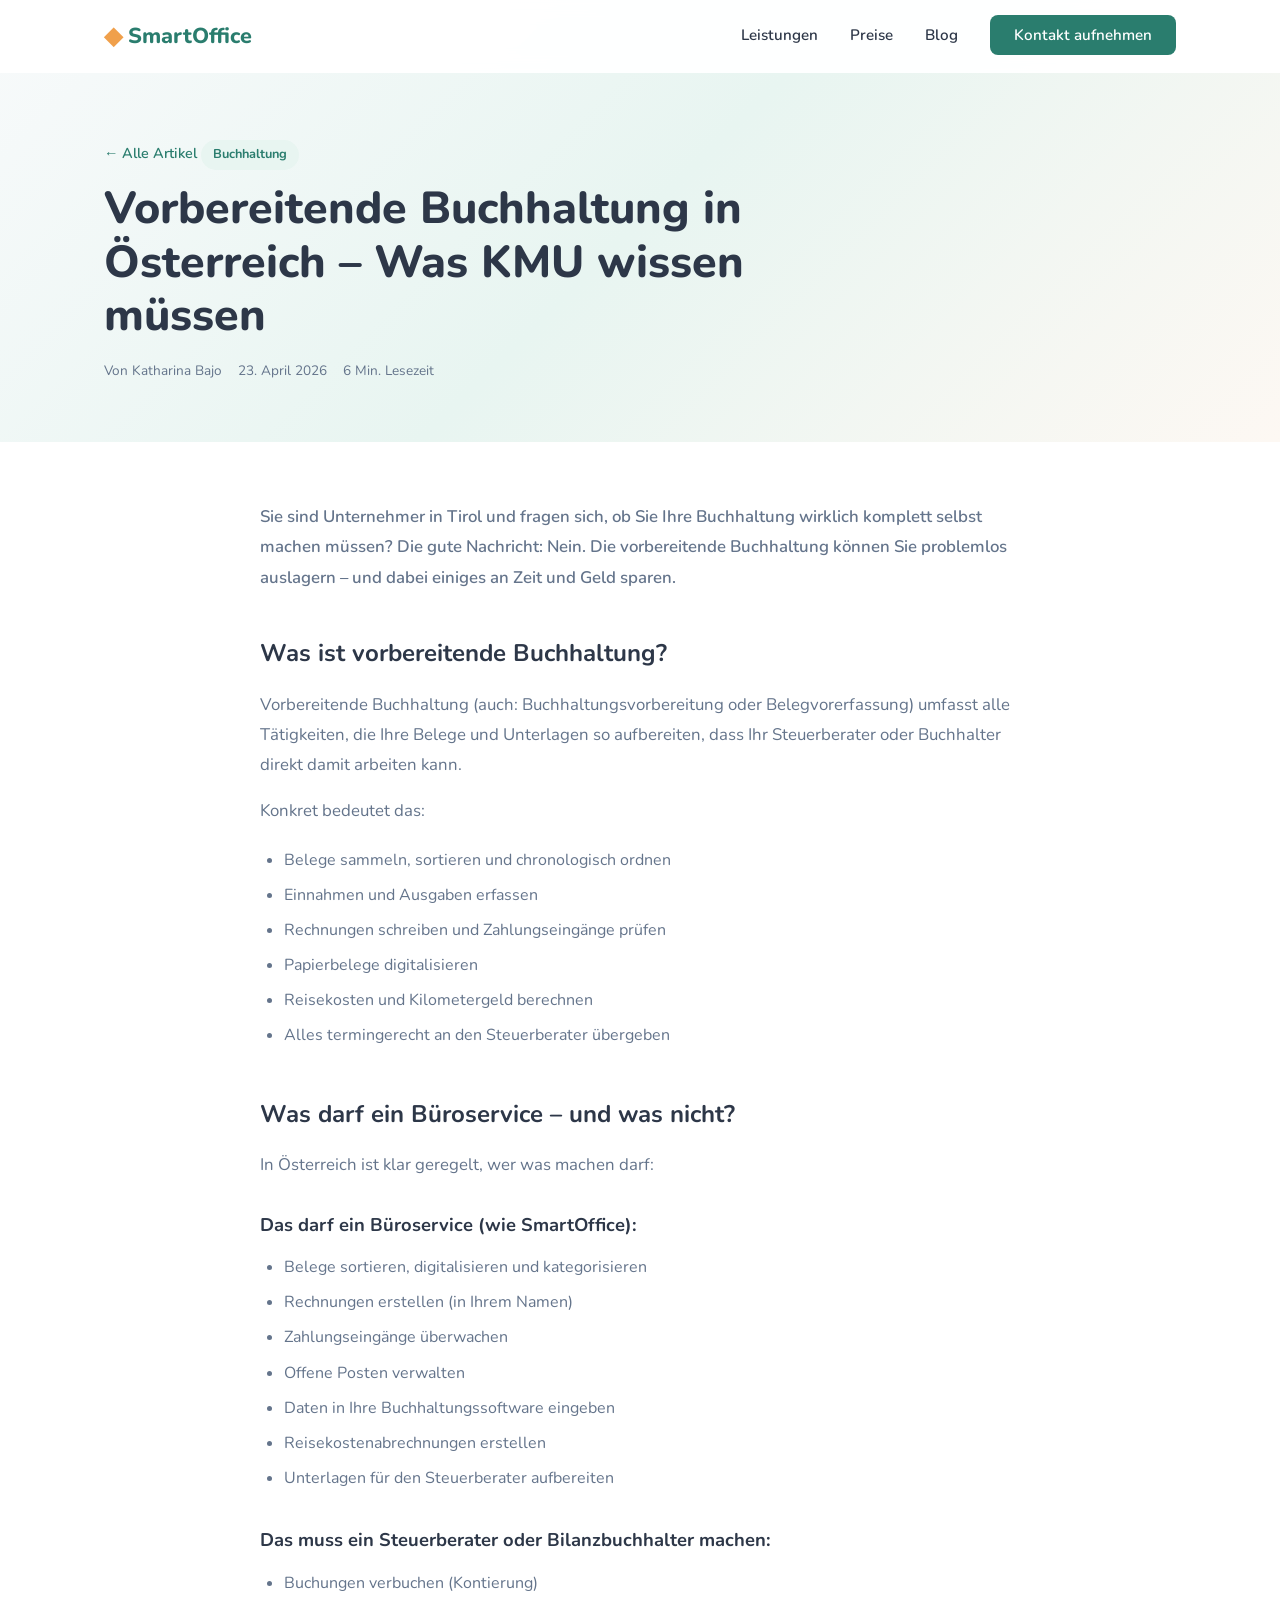
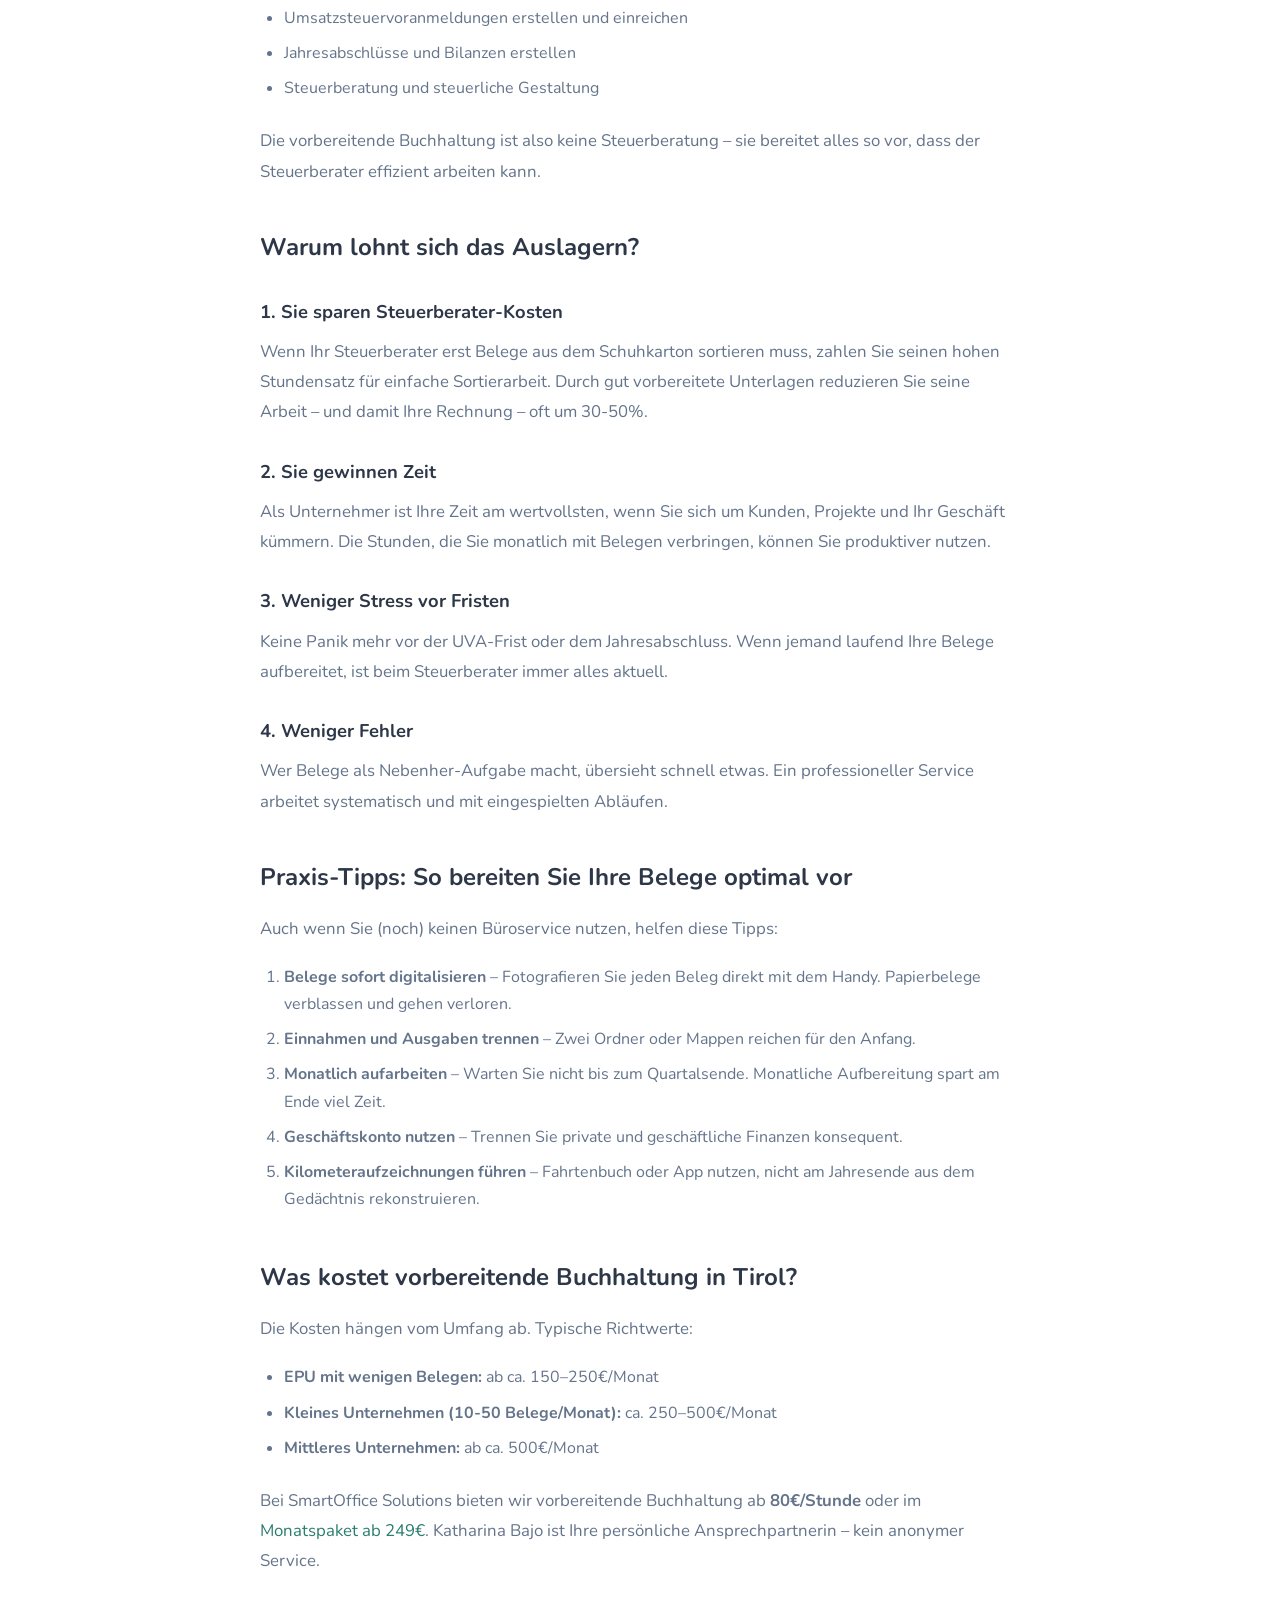
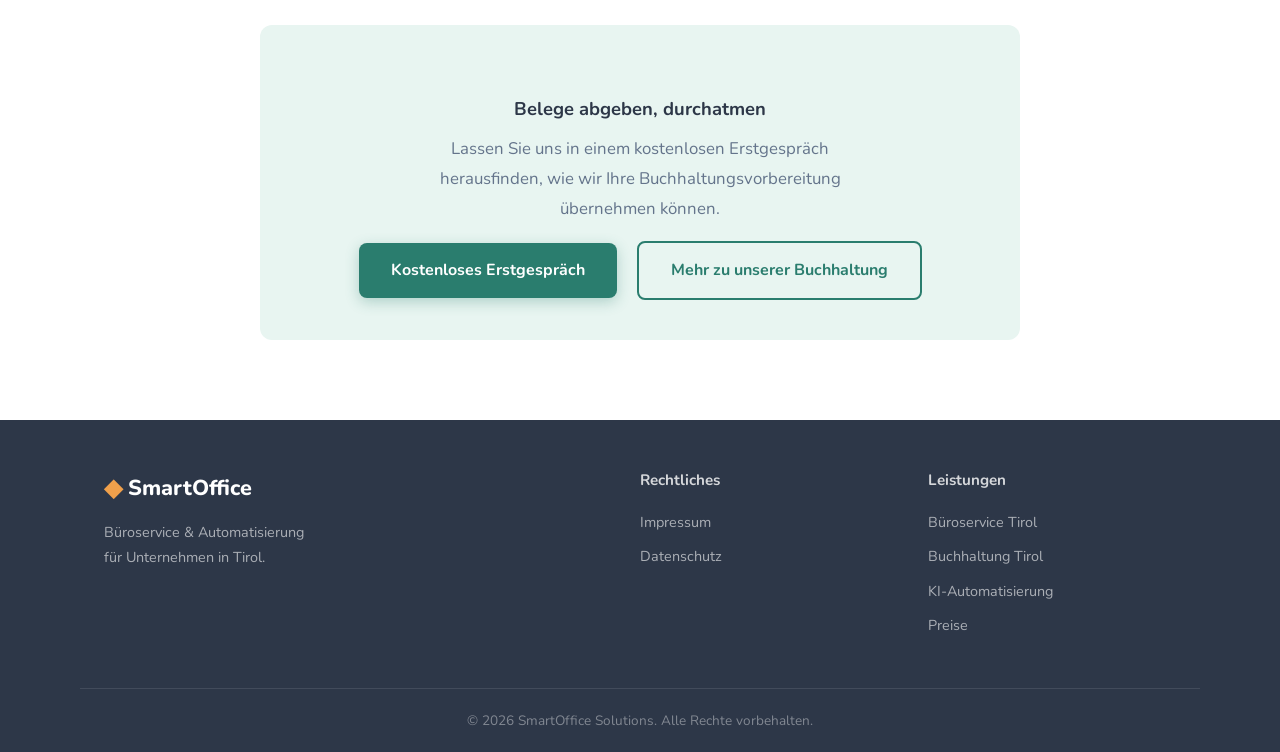
<file: blog/vorbereitende-buchhaltung-oesterreich.html>
<!DOCTYPE html>
<html lang="de">
<head>
    <meta charset="UTF-8">
    <meta name="viewport" content="width=device-width, initial-scale=1.0">
    <title>Vorbereitende Buchhaltung in Österreich – Was KMU wissen müssen | SmartOffice</title>
    <meta name="description" content="Was ist vorbereitende Buchhaltung? Was darf ein Büroservice, was muss der Steuerberater? Alles was Unternehmer in Tirol und Österreich wissen müssen – inkl. Tipps zum Geld sparen.">
    <meta name="keywords" content="vorbereitende Buchhaltung Österreich, Buchhaltungsvorbereitung KMU, Belege sortieren Steuerberater, Buchhaltung auslagern Tirol, Belegorganisation Tipps">
    <link rel="canonical" href="https://smartoffice-solutions.at/blog/vorbereitende-buchhaltung-oesterreich.html">
    <meta property="og:title" content="Vorbereitende Buchhaltung in Österreich – Was KMU wissen müssen">
    <meta property="og:description" content="Wer darf was? Wie sparen Sie Geld? Praktischer Ratgeber zur Buchhaltungsvorbereitung für Unternehmer.">
    <meta property="og:type" content="article">
    <meta property="og:locale" content="de_AT">
    <link rel="preconnect" href="https://fonts.googleapis.com">
    <link rel="preconnect" href="https://fonts.gstatic.com" crossorigin>
    <link href="https://fonts.googleapis.com/css2?family=Nunito:wght@400;600;700;800&display=swap" rel="stylesheet">
    <link rel="stylesheet" href="../css/style.css">
</head>
<body>

    <nav class="navbar scrolled" id="navbar">
        <div class="container nav-container">
            <a href="../index.html" class="logo"><span class="logo-icon">&#9670;</span> SmartOffice</a>
            <button class="nav-toggle" id="navToggle" aria-label="Menü öffnen"><span></span><span></span><span></span></button>
            <ul class="nav-links" id="navLinks">
                <li><a href="../index.html#leistungen">Leistungen</a></li>
                <li><a href="../preise.html">Preise</a></li>
                <li><a href="../blog/">Blog</a></li>
                <li><a href="../index.html#kontakt" class="nav-cta">Kontakt aufnehmen</a></li>
            </ul>
        </div>
    </nav>

    <header class="page-hero">
        <div class="container">
            <div class="blog-header">
                <a href="../blog/" class="blog-back">&larr; Alle Artikel</a>
                <span class="blog-tag">Buchhaltung</span>
                <h1>Vorbereitende Buchhaltung in Österreich – Was KMU wissen müssen</h1>
                <div class="blog-meta">
                    <span>Von Katharina Bajo</span>
                    <span>23. April 2026</span>
                    <span>6 Min. Lesezeit</span>
                </div>
            </div>
        </div>
    </header>

    <article class="blog-article">
        <div class="container">
            <div class="article-content">
                <p class="article-lead">Sie sind Unternehmer in Tirol und fragen sich, ob Sie Ihre Buchhaltung wirklich komplett selbst machen müssen? Die gute Nachricht: Nein. Die vorbereitende Buchhaltung können Sie problemlos auslagern – und dabei einiges an Zeit und Geld sparen.</p>

                <h2>Was ist vorbereitende Buchhaltung?</h2>
                <p>Vorbereitende Buchhaltung (auch: Buchhaltungsvorbereitung oder Belegvorerfassung) umfasst alle Tätigkeiten, die Ihre Belege und Unterlagen so aufbereiten, dass Ihr Steuerberater oder Buchhalter direkt damit arbeiten kann.</p>
                <p>Konkret bedeutet das:</p>
                <ul>
                    <li>Belege sammeln, sortieren und chronologisch ordnen</li>
                    <li>Einnahmen und Ausgaben erfassen</li>
                    <li>Rechnungen schreiben und Zahlungseingänge prüfen</li>
                    <li>Papierbelege digitalisieren</li>
                    <li>Reisekosten und Kilometergeld berechnen</li>
                    <li>Alles termingerecht an den Steuerberater übergeben</li>
                </ul>

                <h2>Was darf ein Büroservice – und was nicht?</h2>
                <p>In Österreich ist klar geregelt, wer was machen darf:</p>
                <h3>Das darf ein Büroservice (wie SmartOffice):</h3>
                <ul>
                    <li>Belege sortieren, digitalisieren und kategorisieren</li>
                    <li>Rechnungen erstellen (in Ihrem Namen)</li>
                    <li>Zahlungseingänge überwachen</li>
                    <li>Offene Posten verwalten</li>
                    <li>Daten in Ihre Buchhaltungssoftware eingeben</li>
                    <li>Reisekostenabrechnungen erstellen</li>
                    <li>Unterlagen für den Steuerberater aufbereiten</li>
                </ul>
                <h3>Das muss ein Steuerberater oder Bilanzbuchhalter machen:</h3>
                <ul>
                    <li>Buchungen verbuchen (Kontierung)</li>
                    <li>Umsatzsteuervoranmeldungen erstellen und einreichen</li>
                    <li>Jahresabschlüsse und Bilanzen erstellen</li>
                    <li>Steuerberatung und steuerliche Gestaltung</li>
                </ul>
                <p>Die vorbereitende Buchhaltung ist also keine Steuerberatung – sie bereitet alles so vor, dass der Steuerberater effizient arbeiten kann.</p>

                <h2>Warum lohnt sich das Auslagern?</h2>
                <h3>1. Sie sparen Steuerberater-Kosten</h3>
                <p>Wenn Ihr Steuerberater erst Belege aus dem Schuhkarton sortieren muss, zahlen Sie seinen hohen Stundensatz für einfache Sortierarbeit. Durch gut vorbereitete Unterlagen reduzieren Sie seine Arbeit – und damit Ihre Rechnung – oft um 30-50%.</p>

                <h3>2. Sie gewinnen Zeit</h3>
                <p>Als Unternehmer ist Ihre Zeit am wertvollsten, wenn Sie sich um Kunden, Projekte und Ihr Geschäft kümmern. Die Stunden, die Sie monatlich mit Belegen verbringen, können Sie produktiver nutzen.</p>

                <h3>3. Weniger Stress vor Fristen</h3>
                <p>Keine Panik mehr vor der UVA-Frist oder dem Jahresabschluss. Wenn jemand laufend Ihre Belege aufbereitet, ist beim Steuerberater immer alles aktuell.</p>

                <h3>4. Weniger Fehler</h3>
                <p>Wer Belege als Nebenher-Aufgabe macht, übersieht schnell etwas. Ein professioneller Service arbeitet systematisch und mit eingespielten Abläufen.</p>

                <h2>Praxis-Tipps: So bereiten Sie Ihre Belege optimal vor</h2>
                <p>Auch wenn Sie (noch) keinen Büroservice nutzen, helfen diese Tipps:</p>
                <ol>
                    <li><strong>Belege sofort digitalisieren</strong> – Fotografieren Sie jeden Beleg direkt mit dem Handy. Papierbelege verblassen und gehen verloren.</li>
                    <li><strong>Einnahmen und Ausgaben trennen</strong> – Zwei Ordner oder Mappen reichen für den Anfang.</li>
                    <li><strong>Monatlich aufarbeiten</strong> – Warten Sie nicht bis zum Quartalsende. Monatliche Aufbereitung spart am Ende viel Zeit.</li>
                    <li><strong>Geschäftskonto nutzen</strong> – Trennen Sie private und geschäftliche Finanzen konsequent.</li>
                    <li><strong>Kilometeraufzeichnungen führen</strong> – Fahrtenbuch oder App nutzen, nicht am Jahresende aus dem Gedächtnis rekonstruieren.</li>
                </ol>

                <h2>Was kostet vorbereitende Buchhaltung in Tirol?</h2>
                <p>Die Kosten hängen vom Umfang ab. Typische Richtwerte:</p>
                <ul>
                    <li><strong>EPU mit wenigen Belegen:</strong> ab ca. 150–250€/Monat</li>
                    <li><strong>Kleines Unternehmen (10-50 Belege/Monat):</strong> ca. 250–500€/Monat</li>
                    <li><strong>Mittleres Unternehmen:</strong> ab ca. 500€/Monat</li>
                </ul>
                <p>Bei SmartOffice Solutions bieten wir vorbereitende Buchhaltung ab <strong>80€/Stunde</strong> oder im <a href="../preise.html">Monatspaket ab 249€</a>. Katharina Bajo ist Ihre persönliche Ansprechpartnerin – kein anonymer Service.</p>

                <div class="detail-cta">
                    <h3>Belege abgeben, durchatmen</h3>
                    <p>Lassen Sie uns in einem kostenlosen Erstgespräch herausfinden, wie wir Ihre Buchhaltungsvorbereitung übernehmen können.</p>
                    <a href="../index.html#kontakt" class="btn btn-primary">Kostenloses Erstgespräch</a>
                    <a href="../buchhaltung-tirol.html" class="btn btn-secondary">Mehr zu unserer Buchhaltung</a>
                </div>
            </div>
        </div>
    </article>

    <footer class="footer">
        <div class="container footer-content">
            <div class="footer-brand">
                <a href="../index.html" class="logo"><span class="logo-icon">&#9670;</span> SmartOffice</a>
                <p>Büroservice & Automatisierung<br>für Unternehmen in Tirol.</p>
            </div>
            <div class="footer-links">
                <h4>Rechtliches</h4>
                <a href="../impressum.html">Impressum</a>
                <a href="../datenschutz.html">Datenschutz</a>
            </div>
            <div class="footer-links">
                <h4>Leistungen</h4>
                <a href="../bueroservice-tirol.html">Büroservice Tirol</a>
                <a href="../buchhaltung-tirol.html">Buchhaltung Tirol</a>
                <a href="../ki-automatisierung-tirol.html">KI-Automatisierung</a>
                <a href="../preise.html">Preise</a>
            </div>
        </div>
        <div class="container footer-bottom">
            <p>&copy; 2026 SmartOffice Solutions. Alle Rechte vorbehalten.</p>
        </div>
    </footer>

    <script type="application/ld+json">
    {
        "@context": "https://schema.org",
        "@type": "BlogPosting",
        "headline": "Vorbereitende Buchhaltung in Österreich – Was KMU wissen müssen",
        "author": {"@type": "Person", "name": "Katharina Bajo"},
        "datePublished": "2026-04-23",
        "publisher": {"@type": "Organization", "name": "SmartOffice Solutions"},
        "description": "Was ist vorbereitende Buchhaltung? Was darf ein Büroservice, was muss der Steuerberater? Ratgeber für Unternehmer in Tirol."
    }
    </script>

    <script src="../js/main.js"></script>
</body>
</html>
</file>
<file: css/style.css>
/* ========================================
   SmartOffice Solutions – Styles
   ======================================== */

/* --- Reset & Base --- */
*, *::before, *::after {
    margin: 0;
    padding: 0;
    box-sizing: border-box;
}

:root {
    --color-primary: #2a7d6e;
    --color-primary-dark: #1e5c51;
    --color-primary-light: #e8f5f1;
    --color-accent: #f0a04b;
    --color-accent-light: #fff5e6;
    --color-text: #2d3748;
    --color-text-light: #64748b;
    --color-bg: #ffffff;
    --color-bg-soft: #f8fafb;
    --color-bg-warm: #fdf8f3;
    --color-border: #e2e8f0;
    --shadow-sm: 0 1px 3px rgba(0,0,0,0.08);
    --shadow-md: 0 4px 12px rgba(0,0,0,0.1);
    --shadow-lg: 0 12px 32px rgba(0,0,0,0.12);
    --radius: 12px;
    --radius-sm: 8px;
    --transition: 0.3s ease;
}

html {
    scroll-behavior: smooth;
    scroll-padding-top: 80px;
}

body {
    font-family: 'Nunito', -apple-system, BlinkMacSystemFont, 'Segoe UI', sans-serif;
    color: var(--color-text);
    line-height: 1.7;
    background: var(--color-bg);
    -webkit-font-smoothing: antialiased;
}

.container {
    max-width: 1120px;
    margin: 0 auto;
    padding: 0 24px;
}

a {
    color: var(--color-primary);
    text-decoration: none;
    transition: color var(--transition);
}

a:hover {
    color: var(--color-primary-dark);
}

img {
    max-width: 100%;
    display: block;
}

/* --- Buttons --- */
.btn {
    display: inline-flex;
    align-items: center;
    justify-content: center;
    padding: 14px 32px;
    border-radius: var(--radius-sm);
    font-family: inherit;
    font-size: 1rem;
    font-weight: 700;
    cursor: pointer;
    border: none;
    transition: all var(--transition);
    text-decoration: none;
}

.btn-primary {
    background: var(--color-primary);
    color: #fff;
    box-shadow: 0 4px 14px rgba(42, 125, 110, 0.3);
}

.btn-primary:hover {
    background: var(--color-primary-dark);
    color: #fff;
    transform: translateY(-2px);
    box-shadow: 0 6px 20px rgba(42, 125, 110, 0.4);
}

.btn-secondary {
    background: transparent;
    color: var(--color-primary);
    border: 2px solid var(--color-primary);
}

.btn-secondary:hover {
    background: var(--color-primary-light);
    color: var(--color-primary-dark);
}

/* --- Navigation --- */
.navbar {
    position: fixed;
    top: 0;
    left: 0;
    right: 0;
    z-index: 1000;
    background: rgba(255, 255, 255, 0.95);
    backdrop-filter: blur(10px);
    border-bottom: 1px solid transparent;
    transition: all var(--transition);
}

.navbar.scrolled {
    border-bottom-color: var(--color-border);
    box-shadow: var(--shadow-sm);
}

.nav-container {
    display: flex;
    align-items: center;
    justify-content: space-between;
    height: 72px;
}

.logo {
    font-size: 1.35rem;
    font-weight: 800;
    color: var(--color-primary);
    display: flex;
    align-items: center;
    gap: 6px;
}

.logo:hover {
    color: var(--color-primary);
}

.logo-icon {
    color: var(--color-accent);
    font-size: 1.1em;
}

.nav-links {
    display: flex;
    align-items: center;
    gap: 32px;
    list-style: none;
}

.nav-links a {
    font-weight: 600;
    color: var(--color-text);
    font-size: 0.95rem;
    position: relative;
}

.nav-links a:hover {
    color: var(--color-primary);
}

.nav-links a::after {
    content: '';
    position: absolute;
    bottom: -4px;
    left: 0;
    width: 0;
    height: 2px;
    background: var(--color-primary);
    transition: width var(--transition);
}

.nav-links a:hover::after {
    width: 100%;
}

.nav-cta {
    background: var(--color-primary);
    color: #fff !important;
    padding: 10px 24px;
    border-radius: var(--radius-sm);
}

.nav-cta:hover {
    background: var(--color-primary-dark) !important;
}

.nav-cta::after {
    display: none !important;
}

.nav-toggle {
    display: none;
    flex-direction: column;
    gap: 5px;
    background: none;
    border: none;
    cursor: pointer;
    padding: 8px;
}

.nav-toggle span {
    width: 24px;
    height: 2.5px;
    background: var(--color-text);
    border-radius: 2px;
    transition: all var(--transition);
}

/* --- Hero --- */
.hero {
    padding: 140px 0 80px;
    background: linear-gradient(135deg, var(--color-bg-soft) 0%, var(--color-primary-light) 50%, var(--color-bg-warm) 100%);
    position: relative;
    overflow: hidden;
}

.hero::before {
    content: '';
    position: absolute;
    top: -50%;
    right: -20%;
    width: 600px;
    height: 600px;
    border-radius: 50%;
    background: radial-gradient(circle, rgba(42, 125, 110, 0.06) 0%, transparent 70%);
}

.hero-content {
    position: relative;
    max-width: 720px;
}

.hero h1 {
    font-size: clamp(2rem, 5vw, 3.2rem);
    font-weight: 800;
    line-height: 1.2;
    color: var(--color-text);
    margin-bottom: 20px;
}

.hero-subtitle {
    font-size: 1.15rem;
    color: var(--color-text-light);
    line-height: 1.8;
    margin-bottom: 32px;
    max-width: 580px;
}

.hero-buttons {
    display: flex;
    gap: 16px;
    flex-wrap: wrap;
    margin-bottom: 40px;
}

.hero-trust {
    display: flex;
    gap: 24px;
    flex-wrap: wrap;
    color: var(--color-text-light);
    font-size: 0.9rem;
    font-weight: 600;
}

.hero-trust span {
    display: flex;
    align-items: center;
    gap: 6px;
}

/* --- Section Titles --- */
.section-title {
    font-size: clamp(1.6rem, 3.5vw, 2.2rem);
    font-weight: 800;
    text-align: center;
    margin-bottom: 12px;
}

.section-subtitle {
    text-align: center;
    color: var(--color-text-light);
    font-size: 1.1rem;
    margin-bottom: 48px;
    max-width: 560px;
    margin-left: auto;
    margin-right: auto;
}

/* --- Pain Points --- */
.pain-points {
    padding: 80px 0;
    background: var(--color-bg);
}

.pain-grid {
    display: grid;
    grid-template-columns: repeat(3, 1fr);
    gap: 28px;
    margin-top: 40px;
}

.pain-card {
    text-align: center;
    padding: 36px 28px;
    border-radius: var(--radius);
    background: var(--color-bg-soft);
    border: 1px solid var(--color-border);
    transition: all var(--transition);
}

.pain-card:hover {
    transform: translateY(-4px);
    box-shadow: var(--shadow-md);
}

.pain-icon {
    color: var(--color-accent);
    margin-bottom: 20px;
}

.pain-card h3 {
    font-size: 1.15rem;
    margin-bottom: 12px;
}

.pain-card p {
    color: var(--color-text-light);
    font-size: 0.95rem;
}

/* --- Services --- */
.services {
    padding: 80px 0;
    background: var(--color-bg-soft);
}

.services-grid {
    display: grid;
    grid-template-columns: repeat(3, 1fr);
    gap: 28px;
}

.service-card {
    background: var(--color-bg);
    border-radius: var(--radius);
    padding: 40px 32px;
    border: 1px solid var(--color-border);
    transition: all var(--transition);
    position: relative;
}

.service-card:hover {
    transform: translateY(-4px);
    box-shadow: var(--shadow-lg);
}

.service-card.featured {
    border-color: var(--color-primary);
    box-shadow: var(--shadow-md);
}

.service-badge {
    position: absolute;
    top: -12px;
    right: 24px;
    background: var(--color-accent);
    color: #fff;
    font-size: 0.8rem;
    font-weight: 700;
    padding: 4px 16px;
    border-radius: 20px;
}

.service-icon {
    color: var(--color-primary);
    margin-bottom: 20px;
}

.service-card h3 {
    font-size: 1.3rem;
    margin-bottom: 12px;
}

.service-card p {
    color: var(--color-text-light);
    font-size: 0.95rem;
    margin-bottom: 20px;
}

.service-list {
    list-style: none;
}

.service-list li {
    padding: 6px 0;
    font-size: 0.9rem;
    color: var(--color-text);
    display: flex;
    align-items: center;
    gap: 8px;
}

.service-list li::before {
    content: '\2713';
    color: var(--color-primary);
    font-weight: 700;
}

/* --- Process --- */
.process {
    padding: 80px 0;
    background: var(--color-bg);
}

.process-grid {
    display: flex;
    align-items: flex-start;
    justify-content: center;
    gap: 0;
}

.process-step {
    text-align: center;
    flex: 0 1 260px;
    padding: 0 16px;
}

.step-number {
    width: 64px;
    height: 64px;
    border-radius: 50%;
    background: var(--color-primary);
    color: #fff;
    font-size: 1.5rem;
    font-weight: 800;
    display: flex;
    align-items: center;
    justify-content: center;
    margin: 0 auto 20px;
    box-shadow: 0 4px 14px rgba(42, 125, 110, 0.3);
}

.process-step h3 {
    font-size: 1.15rem;
    margin-bottom: 10px;
}

.process-step p {
    color: var(--color-text-light);
    font-size: 0.95rem;
}

.process-connector {
    color: var(--color-border);
    flex-shrink: 0;
    padding-top: 20px;
}

/* --- About --- */
.about {
    padding: 80px 0;
    background: var(--color-bg-warm);
}

.team-grid {
    display: grid;
    grid-template-columns: repeat(2, 1fr);
    gap: 36px;
    margin-bottom: 40px;
}

.team-card {
    background: var(--color-bg);
    border-radius: var(--radius);
    padding: 40px 32px;
    text-align: center;
    border: 1px solid var(--color-border);
    transition: all var(--transition);
}

.team-card:hover {
    transform: translateY(-4px);
    box-shadow: var(--shadow-md);
}

.team-card h3 {
    font-size: 1.3rem;
    margin-top: 16px;
    margin-bottom: 4px;
}

.team-role {
    color: var(--color-primary);
    font-weight: 700;
    font-size: 0.95rem;
    margin-bottom: 12px;
}

.team-card > p:last-child {
    color: var(--color-text-light);
    font-size: 0.95rem;
}

.about-placeholder {
    width: 160px;
    height: 160px;
    border-radius: 50%;
    background: var(--color-bg-soft);
    border: 2px dashed var(--color-border);
    display: flex;
    flex-direction: column;
    align-items: center;
    justify-content: center;
    gap: 8px;
    color: var(--color-text-light);
    font-size: 0.8rem;
    margin: 0 auto;
}

.about-values {
    display: grid;
    grid-template-columns: repeat(3, 1fr);
    gap: 20px;
    margin-top: 28px;
    text-align: center;
}

.value {
    display: flex;
    flex-direction: column;
    gap: 4px;
}

.value strong {
    color: var(--color-primary);
    font-size: 1rem;
}

.value span {
    font-size: 0.85rem;
    color: var(--color-text-light);
}

/* --- Contact --- */
.contact {
    padding: 80px 0;
    background: var(--color-bg-soft);
}

.contact-wrapper {
    display: grid;
    grid-template-columns: 1fr 340px;
    gap: 40px;
    align-items: start;
}

.contact-form {
    background: var(--color-bg);
    padding: 40px;
    border-radius: var(--radius);
    box-shadow: var(--shadow-md);
}

.form-group {
    margin-bottom: 20px;
}

.form-group label {
    display: block;
    font-weight: 600;
    margin-bottom: 6px;
    font-size: 0.95rem;
}

.form-group input,
.form-group textarea {
    width: 100%;
    padding: 12px 16px;
    border: 2px solid var(--color-border);
    border-radius: var(--radius-sm);
    font-family: inherit;
    font-size: 1rem;
    transition: border-color var(--transition);
    background: var(--color-bg);
    color: var(--color-text);
}

.form-group input:focus,
.form-group textarea:focus {
    outline: none;
    border-color: var(--color-primary);
    box-shadow: 0 0 0 3px rgba(42, 125, 110, 0.1);
}

.form-group textarea {
    resize: vertical;
    min-height: 120px;
}

.form-checkbox {
    display: flex;
    gap: 10px;
    align-items: flex-start;
}

.form-checkbox input[type="checkbox"] {
    width: auto;
    margin-top: 4px;
    accent-color: var(--color-primary);
}

.form-checkbox label {
    font-size: 0.85rem;
    font-weight: 400;
    color: var(--color-text-light);
    margin-bottom: 0;
}

.btn-submit {
    width: 100%;
    padding: 16px;
    font-size: 1.05rem;
}

.contact-info-card {
    background: var(--color-bg);
    padding: 32px;
    border-radius: var(--radius);
    border: 1px solid var(--color-border);
}

.contact-info-card h3 {
    font-size: 1.15rem;
    margin-bottom: 20px;
}

.contact-detail {
    display: flex;
    align-items: center;
    gap: 12px;
    margin-bottom: 16px;
    color: var(--color-text-light);
}

.contact-detail svg {
    flex-shrink: 0;
    color: var(--color-primary);
}

.contact-detail a {
    color: var(--color-text);
    font-weight: 600;
    font-size: 0.95rem;
}

.response-note {
    margin-top: 24px;
    padding: 16px;
    background: var(--color-primary-light);
    border-radius: var(--radius-sm);
    font-size: 0.9rem;
    color: var(--color-primary-dark);
    font-weight: 600;
}

/* Form Success State */
.form-success {
    text-align: center;
    padding: 40px 20px;
}

.form-success h3 {
    color: var(--color-primary);
    font-size: 1.4rem;
    margin-bottom: 12px;
}

.form-success p {
    color: var(--color-text-light);
}

/* --- Footer --- */
.footer {
    background: var(--color-text);
    color: #fff;
    padding: 48px 0 0;
}

.footer-content {
    display: grid;
    grid-template-columns: 2fr 1fr 1fr;
    gap: 40px;
    padding-bottom: 40px;
    border-bottom: 1px solid rgba(255,255,255,0.1);
}

.footer-brand .logo {
    color: #fff;
    margin-bottom: 12px;
}

.footer-brand p {
    color: rgba(255,255,255,0.6);
    font-size: 0.9rem;
}

.footer-links h4 {
    font-size: 0.95rem;
    margin-bottom: 16px;
    color: rgba(255,255,255,0.8);
}

.footer-links a {
    display: block;
    color: rgba(255,255,255,0.6);
    font-size: 0.9rem;
    margin-bottom: 10px;
    transition: color var(--transition);
}

.footer-links a:hover {
    color: #fff;
}

.footer-bottom {
    padding: 20px 0;
    text-align: center;
}

.footer-bottom p {
    font-size: 0.85rem;
    color: rgba(255,255,255,0.4);
}

/* ========================================
   Responsive
   ======================================== */
@media (max-width: 900px) {
    .pain-grid,
    .services-grid {
        grid-template-columns: 1fr;
        max-width: 480px;
        margin-left: auto;
        margin-right: auto;
    }

    .team-grid {
        grid-template-columns: 1fr;
        max-width: 480px;
        margin-left: auto;
        margin-right: auto;
    }

    .about-values {
        grid-template-columns: 1fr;
        text-align: left;
    }

    .contact-wrapper {
        grid-template-columns: 1fr;
    }

    .process-grid {
        flex-direction: column;
        align-items: center;
    }

    .process-connector {
        transform: rotate(90deg);
        padding-top: 0;
        margin: 8px 0;
    }

    .footer-content {
        grid-template-columns: 1fr;
        text-align: center;
    }
}

@media (max-width: 768px) {
    .nav-toggle {
        display: flex;
    }

    .nav-links {
        display: none;
        position: absolute;
        top: 72px;
        left: 0;
        right: 0;
        background: var(--color-bg);
        flex-direction: column;
        padding: 24px;
        gap: 16px;
        border-bottom: 1px solid var(--color-border);
        box-shadow: var(--shadow-md);
    }

    .nav-links.active {
        display: flex;
    }

    .nav-links a::after {
        display: none;
    }

    .nav-cta {
        text-align: center;
        width: 100%;
    }

    .hero {
        padding: 120px 0 60px;
    }

    .hero h1 {
        font-size: 1.8rem;
    }

    .hero-buttons {
        flex-direction: column;
    }

    .hero-trust {
        flex-direction: column;
        gap: 8px;
    }

    .contact-form {
        padding: 24px;
    }

    .section-title {
        font-size: 1.5rem;
    }
}

/* --- Nav Toggle Animation --- */
.nav-toggle.active span:nth-child(1) {
    transform: rotate(45deg) translate(5px, 5px);
}

.nav-toggle.active span:nth-child(2) {
    opacity: 0;
}

.nav-toggle.active span:nth-child(3) {
    transform: rotate(-45deg) translate(5px, -5px);
}

/* --- Animations --- */
@media (prefers-reduced-motion: no-preference) {
    .pain-card,
    .service-card,
    .process-step {
        opacity: 0;
        transform: translateY(20px);
        transition: opacity 0.6s ease, transform 0.6s ease;
    }

    .pain-card.visible,
    .service-card.visible,
    .process-step.visible {
        opacity: 1;
        transform: translateY(0);
    }
}

/* ========================================
   Preisseite
   ======================================== */

/* --- Page Hero (Unterseiten) --- */
.page-hero {
    padding: 140px 0 60px;
    background: linear-gradient(135deg, var(--color-bg-soft) 0%, var(--color-primary-light) 50%, var(--color-bg-warm) 100%);
    text-align: center;
}

.page-hero h1 {
    font-size: clamp(1.8rem, 4.5vw, 2.8rem);
    font-weight: 800;
    line-height: 1.2;
    margin-bottom: 16px;
}

.page-hero .hero-subtitle {
    max-width: 560px;
    margin: 0 auto;
}

/* --- Nav active link --- */
.nav-links a.active {
    color: var(--color-primary);
}

/* --- Stundensätze --- */
.hourly-rates {
    padding: 80px 0;
    background: var(--color-bg);
}

.rates-grid {
    display: grid;
    grid-template-columns: repeat(3, 1fr);
    gap: 28px;
}

.rate-card {
    text-align: center;
    padding: 36px 28px;
    border-radius: var(--radius);
    background: var(--color-bg-soft);
    border: 1px solid var(--color-border);
    transition: all var(--transition);
}

.rate-card:hover {
    transform: translateY(-4px);
    box-shadow: var(--shadow-md);
}

.rate-icon {
    color: var(--color-primary);
    margin-bottom: 16px;
}

.rate-card h3 {
    font-size: 1.1rem;
    margin-bottom: 12px;
}

.rate-price {
    font-size: 2.2rem;
    font-weight: 800;
    color: var(--color-primary);
    margin-bottom: 12px;
}

.rate-price span {
    font-size: 1rem;
    font-weight: 600;
    color: var(--color-text-light);
}

.rate-card p {
    color: var(--color-text-light);
    font-size: 0.9rem;
}

.rates-note {
    text-align: center;
    color: var(--color-text-light);
    font-size: 0.9rem;
    margin-top: 32px;
}

/* --- Monatspakete --- */
.packages {
    padding: 80px 0;
    background: var(--color-bg-soft);
}

.packages-grid {
    display: grid;
    grid-template-columns: repeat(3, 1fr);
    gap: 28px;
    align-items: start;
}

.package-card {
    background: var(--color-bg);
    border-radius: var(--radius);
    border: 1px solid var(--color-border);
    overflow: hidden;
    transition: all var(--transition);
    position: relative;
    display: flex;
    flex-direction: column;
}

.package-card:hover {
    transform: translateY(-4px);
    box-shadow: var(--shadow-lg);
}

.package-card.featured {
    border-color: var(--color-primary);
    box-shadow: var(--shadow-md);
}

.package-badge {
    position: absolute;
    top: 0;
    right: 24px;
    background: var(--color-accent);
    color: #fff;
    font-size: 0.8rem;
    font-weight: 700;
    padding: 6px 16px;
    border-radius: 0 0 8px 8px;
}

.package-header {
    padding: 36px 32px 24px;
    text-align: center;
    border-bottom: 1px solid var(--color-border);
}

.package-header h3 {
    font-size: 1.4rem;
    margin-bottom: 4px;
}

.package-for {
    color: var(--color-text-light);
    font-size: 0.9rem;
    margin-bottom: 16px;
}

.package-price {
    font-size: 2.8rem;
    font-weight: 800;
    color: var(--color-text);
}

.package-card.featured .package-price {
    color: var(--color-primary);
}

.package-price span {
    font-size: 1rem;
    font-weight: 600;
    color: var(--color-text-light);
}

.package-features {
    list-style: none;
    padding: 24px 32px;
    flex-grow: 1;
}

.package-features li {
    padding: 8px 0;
    font-size: 0.95rem;
    display: flex;
    align-items: center;
    gap: 10px;
}

.package-features li::before {
    flex-shrink: 0;
    font-weight: 700;
    font-size: 0.85rem;
    width: 20px;
    text-align: center;
}

.package-features li.included::before {
    content: '\2713';
    color: var(--color-primary);
}

.package-features li.not-included {
    color: var(--color-text-light);
    opacity: 0.5;
}

.package-features li.not-included::before {
    content: '\2717';
    color: var(--color-text-light);
}

.btn-package {
    margin: 0 32px 32px;
    text-align: center;
}

/* --- FAQ --- */
.faq {
    padding: 80px 0;
    background: var(--color-bg);
}

.faq-list {
    max-width: 720px;
    margin: 0 auto;
}

.faq-item {
    border-bottom: 1px solid var(--color-border);
}

.faq-question {
    width: 100%;
    display: flex;
    align-items: center;
    justify-content: space-between;
    gap: 16px;
    padding: 20px 0;
    background: none;
    border: none;
    font-family: inherit;
    font-size: 1.05rem;
    font-weight: 700;
    color: var(--color-text);
    cursor: pointer;
    text-align: left;
    transition: color var(--transition);
}

.faq-question:hover {
    color: var(--color-primary);
}

.faq-chevron {
    flex-shrink: 0;
    transition: transform var(--transition);
}

.faq-item.open .faq-chevron {
    transform: rotate(180deg);
}

.faq-answer {
    max-height: 0;
    overflow: hidden;
    transition: max-height 0.3s ease, padding 0.3s ease;
}

.faq-item.open .faq-answer {
    max-height: 200px;
}

.faq-answer p {
    padding-bottom: 20px;
    color: var(--color-text-light);
    font-size: 0.95rem;
    line-height: 1.7;
}

/* --- CTA Section --- */
.cta-section {
    padding: 80px 0;
    background: linear-gradient(135deg, var(--color-primary) 0%, var(--color-primary-dark) 100%);
    text-align: center;
}

.cta-content h2 {
    color: #fff;
    font-size: clamp(1.6rem, 3.5vw, 2.2rem);
    margin-bottom: 16px;
}

.cta-content p {
    color: rgba(255, 255, 255, 0.85);
    font-size: 1.1rem;
    max-width: 520px;
    margin: 0 auto 32px;
}

.cta-section .btn-primary {
    background: #fff;
    color: var(--color-primary);
    box-shadow: 0 4px 14px rgba(0, 0, 0, 0.15);
}

.cta-section .btn-primary:hover {
    background: var(--color-bg-soft);
    color: var(--color-primary-dark);
    transform: translateY(-2px);
}

/* --- Legal Pages --- */
.legal-content {
    padding: 60px 0 80px;
}

.legal-text {
    max-width: 760px;
    margin: 0 auto;
}

.legal-text h2 {
    font-size: 1.4rem;
    margin-top: 40px;
    margin-bottom: 12px;
    padding-top: 20px;
    border-top: 1px solid var(--color-border);
}

.legal-text h2:first-child {
    border-top: none;
    padding-top: 0;
    margin-top: 0;
}

.legal-text h3 {
    font-size: 1.1rem;
    margin-top: 24px;
    margin-bottom: 8px;
}

.legal-text p {
    color: var(--color-text-light);
    font-size: 1rem;
    line-height: 1.8;
    margin-bottom: 12px;
}

.legal-text ul {
    margin-bottom: 16px;
    padding-left: 24px;
}

.legal-text li {
    padding: 4px 0;
    font-size: 0.95rem;
    color: var(--color-text-light);
    line-height: 1.7;
}

.legal-date {
    margin-top: 40px;
    font-style: italic;
    font-size: 0.9rem;
}

/* --- Service Detail Pages --- */
.service-detail {
    padding: 80px 0;
}

.detail-content {
    max-width: 760px;
    margin: 0 auto;
}

.detail-content h2 {
    font-size: clamp(1.4rem, 3vw, 1.8rem);
    margin-bottom: 20px;
}

.detail-content h3 {
    font-size: 1.2rem;
    margin-top: 36px;
    margin-bottom: 12px;
}

.detail-content p {
    color: var(--color-text-light);
    font-size: 1.05rem;
    margin-bottom: 16px;
    line-height: 1.8;
}

.detail-list {
    list-style: none;
    margin-bottom: 20px;
}

.detail-list li {
    padding: 8px 0;
    padding-left: 28px;
    position: relative;
    font-size: 1rem;
    line-height: 1.6;
}

.detail-list li::before {
    content: '\2713';
    color: var(--color-primary);
    font-weight: 700;
    position: absolute;
    left: 0;
}

.detail-cta {
    margin-top: 48px;
    padding: 40px;
    background: var(--color-primary-light);
    border-radius: var(--radius);
    text-align: center;
}

.detail-cta h3 {
    margin-top: 0;
    font-size: 1.4rem;
}

.detail-cta p {
    color: var(--color-text-light);
    max-width: 480px;
    margin: 0 auto 24px;
}

.detail-cta .btn {
    margin: 0 8px;
}

/* --- Blog --- */
.blog-grid {
    display: grid;
    grid-template-columns: repeat(auto-fill, minmax(320px, 1fr));
    gap: 28px;
}

.blog-card {
    background: var(--color-bg);
    border-radius: var(--radius);
    border: 1px solid var(--color-border);
    overflow: hidden;
    transition: all var(--transition);
    text-decoration: none;
    color: inherit;
    display: block;
}

.blog-card:hover {
    transform: translateY(-4px);
    box-shadow: var(--shadow-md);
    color: inherit;
}

.blog-card-content {
    padding: 32px;
}

.blog-tag {
    display: inline-block;
    background: var(--color-primary-light);
    color: var(--color-primary);
    font-size: 0.8rem;
    font-weight: 700;
    padding: 4px 12px;
    border-radius: 20px;
    margin-bottom: 12px;
}

.blog-card h2 {
    font-size: 1.2rem;
    margin-bottom: 12px;
    line-height: 1.4;
}

.blog-card p {
    color: var(--color-text-light);
    font-size: 0.95rem;
    margin-bottom: 16px;
}

.blog-meta {
    display: flex;
    gap: 16px;
    color: var(--color-text-light);
    font-size: 0.85rem;
}

.blog-list {
    padding: 80px 0;
}

/* Blog Article */
.blog-header {
    text-align: left;
    max-width: 760px;
}

.blog-header h1 {
    text-align: left;
    margin-bottom: 16px;
}

.blog-back {
    display: inline-block;
    margin-bottom: 16px;
    font-weight: 600;
    font-size: 0.9rem;
}

.blog-article {
    padding: 60px 0 80px;
}

.article-content {
    max-width: 760px;
    margin: 0 auto;
}

.article-lead {
    font-size: 1.15rem;
    color: var(--color-text);
    font-weight: 600;
    line-height: 1.8;
    margin-bottom: 32px;
}

.article-content h2 {
    font-size: 1.5rem;
    margin-top: 40px;
    margin-bottom: 16px;
}

.article-content h3 {
    font-size: 1.15rem;
    margin-top: 28px;
    margin-bottom: 10px;
}

.article-content p {
    color: var(--color-text-light);
    font-size: 1.05rem;
    line-height: 1.8;
    margin-bottom: 16px;
}

.article-content ul,
.article-content ol {
    margin-bottom: 20px;
    padding-left: 24px;
}

.article-content li {
    padding: 4px 0;
    font-size: 1rem;
    line-height: 1.7;
    color: var(--color-text-light);
}

/* --- Preisseite Responsive --- */
@media (max-width: 900px) {
    .rates-grid,
    .packages-grid {
        grid-template-columns: 1fr;
        max-width: 420px;
        margin-left: auto;
        margin-right: auto;
    }
}

@media (max-width: 768px) {
    .page-hero {
        padding: 120px 0 48px;
    }

    .page-hero h1 {
        font-size: 1.6rem;
    }
}
</file>
